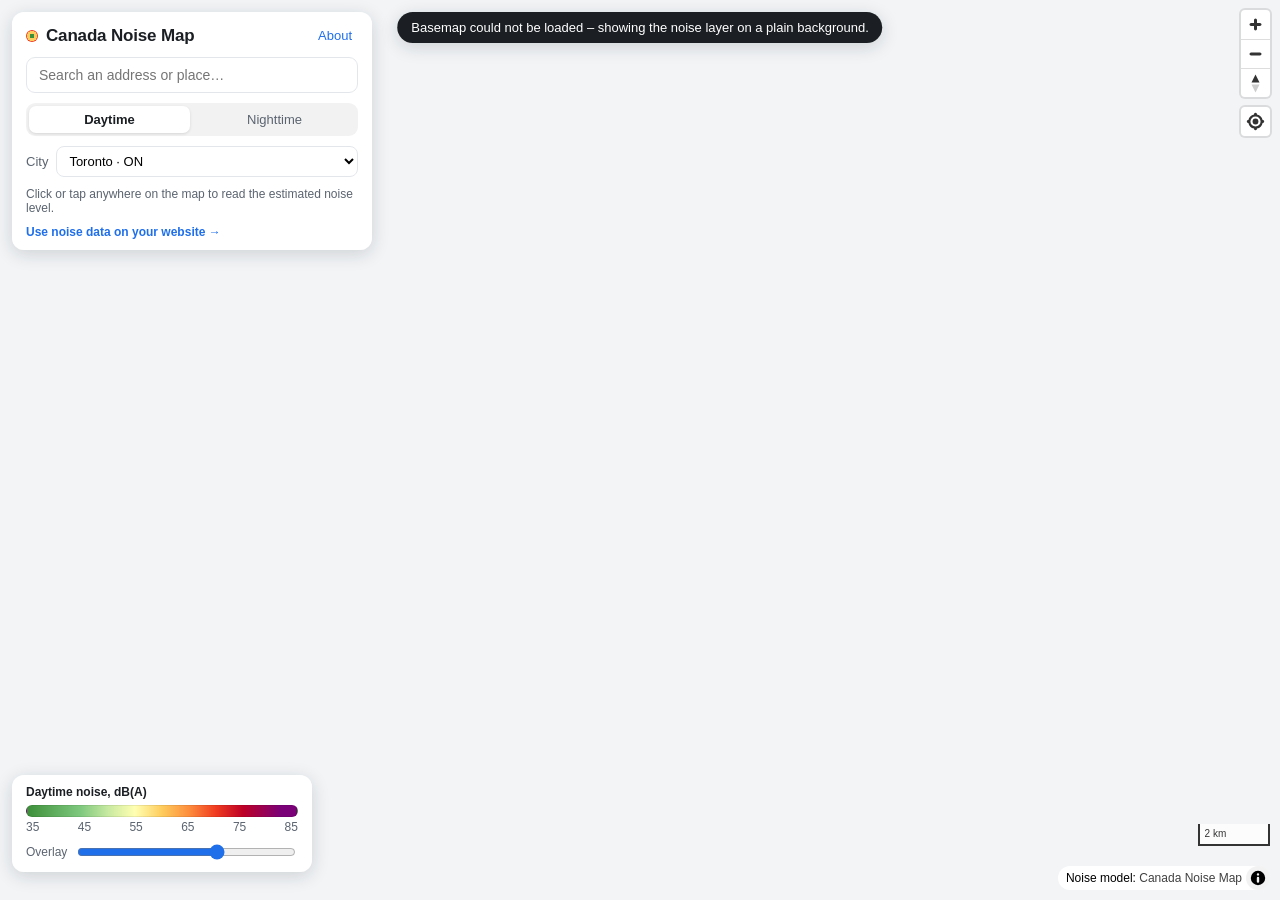
<file: index.html>
<!doctype html><html lang="en"><head><meta charset="utf-8"><meta name="viewport" content="width=device-width, initial-scale=1, viewport-fit=cover"><title>Canada Noise Map</title><meta name="description" content="Interactive noise pollution map for Canadian cities. Modelled daytime road, rail and aircraft noise from OpenStreetMap data."><meta property="og:title" content="Canada Noise Map"><meta property="og:description" content="How loud is this address? Modelled transportation noise for Toronto, Montréal, Vancouver, Ottawa, Calgary, Kitchener–Waterloo, Halifax and Victoria."><link rel="icon" href="data:image/svg+xml,<svg xmlns='http://www.w3.org/2000/svg' viewBox='0 0 32 32'><circle cx='16' cy='16' r='14' fill='%23f03b20'/><circle cx='16' cy='16' r='9' fill='%23fecc5c'/><circle cx='16' cy='16' r='4' fill='%233d8f3a'/></svg>"><link rel="stylesheet" href="assets/app.css"></head><body><div id="map" role="application" aria-label="Noise map"></div><header id="panel" class="panel"><div class="panel-head"><h1><span class="dot"></span>Canada Noise Map</h1><button id="about-btn" class="link-btn" type="button">About</button></div><div class="search-row"><input id="search" type="search" role="combobox" aria-autocomplete="list" aria-controls="results" aria-expanded="false" placeholder="Search an address or place…" autocomplete="off" spellcheck="false" aria-label="Search address"><ul id="results" class="results" role="listbox" aria-label="Address results" hidden></ul></div><div class="period-row" role="group" aria-label="Time of day"><button type="button" class="period-btn is-active" data-period="day" aria-pressed="true">Daytime</button><button type="button" class="period-btn" data-period="night" aria-pressed="false">Nighttime</button></div><div class="city-row"><label for="city">City</label><select id="city" aria-label="Jump to a city"></select></div><p class="hint">Click or tap anywhere on the map to read the estimated noise level.</p><a class="pilot-link" href="pilot.html" target="_blank" rel="noopener">Use noise data on your website →</a></header><aside id="legend" class="legend"><div class="legend-title" id="legend-title">Daytime noise, dB(A)</div><div id="ramp" class="ramp"></div><div id="ticks" class="ticks"></div><div class="legend-row"><label for="opacity">Overlay</label><input id="opacity" type="range" min="0" max="100" value="65" aria-label="Overlay opacity"></div></aside><div id="toast" class="toast" role="status" aria-live="polite" hidden></div><div id="about" class="modal" hidden><div class="modal-card" role="dialog" aria-modal="true" aria-labelledby="about-title"><button id="about-close" class="close" type="button" aria-label="Close">×</button><h2 id="about-title">About this map</h2><p>
        This public demo estimates <strong>outdoor environmental noise in Canadian cities</strong>.
        Mapped transport and site sources contribute sound energy, which is propagated and summed in a
        precomputed model. The result is an estimated <em>A-weighted equivalent level</em> (LAeq)
        on a roughly 15 m grid, for two periods:
        <strong>daytime</strong> (07:00–23:00, LAeq,16h) and <strong>nighttime</strong> (23:00–07:00, LAeq,8h).
      </p><p id="dataset-note" class="dataset-note"></p><p>Road emission uses a simplified, overall A-weighted formulation based on CNOSSOS-EU.
        Traffic flow, speed and heavy-vehicle share affect the level. Propagation is an approximation;
        this map is not a full implementation of the CNOSSOS-EU assessment method.</p><p id="method-traffic"></p><p id="method-aircraft"></p><p id="method-sites"></p><p id="method-background"></p><p>Compare with <a href="https://www.toronto.ca/wp-content/uploads/2017/11/8f4d-tph-Environmental-Noise-Study-2017.pdf" target="_blank" rel="noopener">Toronto's measured and modelled noise study</a>
        or <a href="https://www.bruitparif.fr/la-plateforme-rumeur/" target="_blank" rel="noopener">Bruitparif's monitoring stations</a>.
        A monitoring station measures its own location; continuous map colours are estimates between locations.</p><h3>How accurate is it?</h3><p id="validation-note"></p><p>Do not interpret a precise map value as a measured reading, an indoor level or a guarantee
        for a property. Short peaks and individual events are outside these period averages.</p><h3>How to read it</h3><p>The quiet score is a display scale from <strong>50 to 100</strong>: 100 at 40 dB or less,
        50 at 80 dB or more. It is not a percentile or a health rating. ≤ and ≥ mark display-range limits.</p><table class="cats"><tbody id="cat-table"></tbody></table><h3>Coverage</h3><div class="table-scroll"><table class="regions"><thead><tr><th>City</th><th>OSM data</th><th>Median</th><th>≥ 65 dB</th><th>Airports</th></tr></thead><tbody id="region-table"></tbody></table></div><h3>Limitations — please read</h3><ul><li>It is a <strong>model, not a measurement</strong>. Traffic-count coverage, age and matching quality
          vary. Regional input summaries do not establish confidence at an individual address.</li><li>Buildings, terrain and noise barriers are not modelled individually — shielding is approximated by an
          average attenuation, so levels behind a row of houses or a highway berm are overestimated.</li><li>Coverage stops at the edge of each city extract; roads just outside it are missing, so edges read quieter than they are.</li><li>Rail frequencies and site activity are assumptions. Weather and changes since the source data
          were collected are not represented.</li><li><strong>Night is modelled.</strong> Road traffic is split into assumed day and night shares;
          rail, aircraft and site operations use modelled schedules. This is not a live traffic or event feed.</li></ul><p class="fine">
        Built with <a href="https://maplibre.org" target="_blank" rel="noopener">MapLibre GL JS</a>,
        <a href="https://github.com/protomaps/PMTiles" target="_blank" rel="noopener">PMTiles</a>,
        basemap by <a href="https://openfreemap.org" target="_blank" rel="noopener">OpenFreeMap</a>,
        search by <a href="https://photon.komoot.io" target="_blank" rel="noopener">Photon</a>.
        Map data © <a href="https://www.openstreetmap.org/copyright" target="_blank" rel="noopener">OpenStreetMap contributors</a>, ODbL.
        City extracts courtesy of <a href="https://download.bbbike.org/osm/" target="_blank" rel="noopener">BBBike</a>.
        Licensing &amp; API Inquiries: <a id="repo-link" href="#" target="_blank" rel="noopener">Contact</a>.
        <span id="built-at"></span><a href="pilot.html" target="_blank" rel="noopener">API &amp; pilot details</a>.
      </p></div></div><script type="module" src="assets/app.js"></script></body></html>
</file>
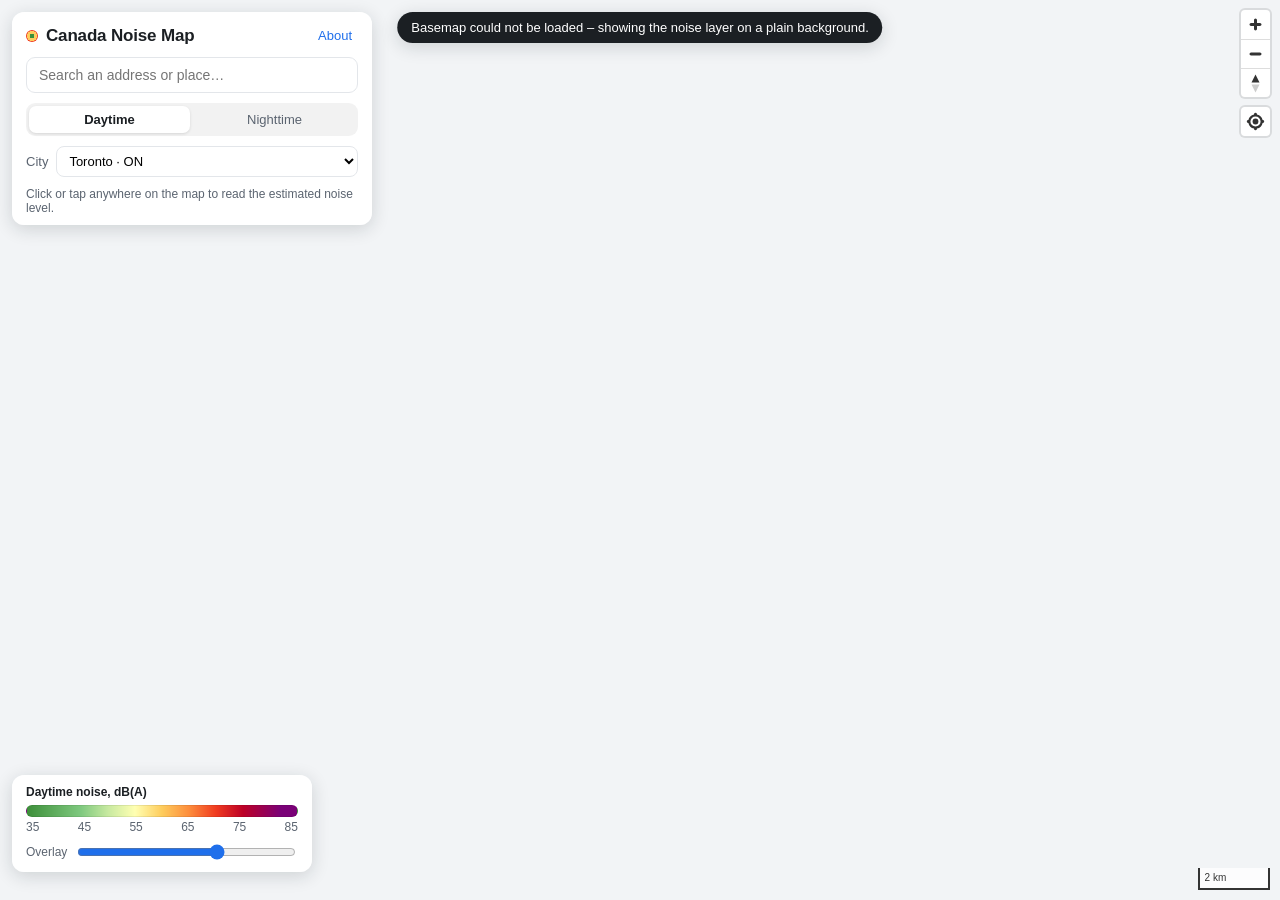
<file: web/index.html>
<!doctype html>
<html lang="en">
<head>
  <meta charset="utf-8">
  <meta name="viewport" content="width=device-width, initial-scale=1, viewport-fit=cover">
  <title>Canada Noise Map</title>
  <meta name="description" content="Free, open noise pollution map for Canadian cities. Modelled daytime road, rail and aircraft noise from OpenStreetMap data.">
  <meta property="og:title" content="Canada Noise Map">
  <meta property="og:description" content="How loud is this address? Modelled transportation noise for Toronto, Montréal, Vancouver, Ottawa, Calgary, Kitchener–Waterloo, Halifax and Victoria.">
  <link rel="icon" href="data:image/svg+xml,<svg xmlns='http://www.w3.org/2000/svg' viewBox='0 0 32 32'><circle cx='16' cy='16' r='14' fill='%23f03b20'/><circle cx='16' cy='16' r='9' fill='%23fecc5c'/><circle cx='16' cy='16' r='4' fill='%233d8f3a'/></svg>">
  <link rel="stylesheet" href="vendor/maplibre-gl.css">
  <link rel="stylesheet" href="style.css">
</head>
<body>
  <div id="map" role="application" aria-label="Noise map"></div>

  <header id="panel" class="panel">
    <div class="panel-head">
      <h1><span class="dot"></span>Canada Noise Map</h1>
      <button id="about-btn" class="link-btn" type="button">About</button>
    </div>
    <div class="search-row">
      <input id="search" type="search" placeholder="Search an address or place…" autocomplete="off" spellcheck="false" aria-label="Search address">
      <ul id="results" class="results" hidden></ul>
    </div>
    <div class="period-row" role="radiogroup" aria-label="Time of day">
      <button type="button" class="period-btn is-active" data-period="day">Daytime</button>
      <button type="button" class="period-btn" data-period="night">Nighttime</button>
    </div>
    <div class="city-row">
      <label for="city">City</label>
      <select id="city" aria-label="Jump to a city"></select>
    </div>
    <p class="hint">Click or tap anywhere on the map to read the estimated noise level.</p>
  </header>

  <aside id="legend" class="legend">
    <div class="legend-title" id="legend-title">Daytime noise, dB(A)</div>
    <div id="ramp" class="ramp"></div>
    <div id="ticks" class="ticks"></div>
    <div class="legend-row">
      <label for="opacity">Overlay</label>
      <input id="opacity" type="range" min="0" max="100" value="65" aria-label="Overlay opacity">
    </div>
  </aside>

  <div id="toast" class="toast" hidden></div>

  <div id="about" class="modal" hidden>
    <div class="modal-card" role="dialog" aria-modal="true" aria-labelledby="about-title">
      <button id="about-close" class="close" type="button" aria-label="Close">×</button>
      <h2 id="about-title">About this map</h2>
      <p>
        This is a free, open <strong>transportation noise map for Canadian cities</strong>, in the spirit of the
        noise layer on US real-estate sites and the US DOT's National Transportation Noise Map — which Canada
        does not have. Every road, railway and runway in OpenStreetMap is treated as a line source; sound
        spreads with distance and absorption, and all sources are summed in the energy domain. The result is an
        estimated <em>A-weighted equivalent level</em> (LAeq) on a ~15 m grid, for two periods:
        <strong>daytime</strong> (07:00–23:00, LAeq,16h) and <strong>nighttime</strong> (23:00–07:00, LAeq,8h).
      </p>
      <p>
        Road emission follows the <strong>CNOSSOS-EU</strong> formulation (EU Directive 2015/996): the level of a
        road depends on its traffic flow, speed and heavy-vehicle share, not on a fixed number per road type.
        Level rises 3&nbsp;dB per doubling of traffic and about 6&nbsp;dB per doubling of speed, and the absolute
        scale is anchored to the published figure that freeway traffic measures 70–80&nbsp;dB(A) at 15&nbsp;m.
        Night falls out of the same equation from the share of traffic that runs overnight.
      </p>
      <h3>How accurate is it?</h3>
      <p>
        Toronto Public Health modelled the whole city in 2017 with real traffic counts and professional
        acoustics software, and published the share of residents above each threshold. Reproducing that table
        from this map gives a <strong>mean gap of 4.2 percentage points</strong> (day ≥65&nbsp;dB: 21.5% here vs
        27.1% there; night ≥45&nbsp;dB: 77.6% vs 77.4%). That is a comparison against a better-resourced model,
        not against ground truth — and their model is itself only accurate to about 4&nbsp;dB RMSE against
        measurements. This map over-predicts the middle of the range and under-predicts the loudest places,
        which is what you would expect with no building shielding.
      </p>
      <h3>How to read it</h3>
      <table class="cats"><tbody id="cat-table"></tbody></table>
      <h3>Coverage</h3>
      <table class="regions"><thead><tr><th>City</th><th>OSM data</th><th>Median</th><th>≥ 65 dB</th><th>Airports</th></tr></thead><tbody id="region-table"></tbody></table>
      <h3>Limitations — please read</h3>
      <ul>
        <li>It is a <strong>model, not a measurement</strong>. The acoustics are standard, but the traffic
          volumes behind them are assumed from road class, lanes and speed limits, not counted. Real levels on
          any given street can differ by 5 dB or more.</li>
        <li>Buildings, terrain and noise barriers are not modelled individually — shielding is approximated by an
          average attenuation, so levels behind a row of houses or a highway berm are overestimated.</li>
        <li>Airports are modelled as line sources along runways: real flight paths, runway usage and night restrictions are not.</li>
        <li>Coverage stops at the edge of each city extract; roads just outside it are missing, so edges read quieter than they are.</li>
        <li>Local sources (construction, bars, industry, sirens) are not included.</li>
        <li><strong>Night is modelled, not counted.</strong> Each source class gets a diurnal offset from how much of
          its traffic runs overnight — about −6 dB on freeways, −11 dB on residential streets, but only −2 dB on
          freight rail, which runs all night. Real curfews and timetables are not used.</li>
      </ul>
      <p class="fine">
        Built with <a href="https://maplibre.org" target="_blank" rel="noopener">MapLibre GL JS</a>,
        <a href="https://github.com/protomaps/PMTiles" target="_blank" rel="noopener">PMTiles</a>,
        basemap by <a href="https://openfreemap.org" target="_blank" rel="noopener">OpenFreeMap</a>,
        search by <a href="https://photon.komoot.io" target="_blank" rel="noopener">Photon</a>.
        Map data © <a href="https://www.openstreetmap.org/copyright" target="_blank" rel="noopener">OpenStreetMap contributors</a>, ODbL.
        City extracts courtesy of <a href="https://download.bbbike.org/osm/" target="_blank" rel="noopener">BBBike</a>.
        Model parameters and source code: <a id="repo-link" href="#" target="_blank" rel="noopener">GitHub</a>.
        <span id="built-at"></span>
      </p>
    </div>
  </div>

  <script src="config.js"></script>
  <script src="vendor/pmtiles.js"></script>
  <script type="module" src="app.js"></script>
</body>
</html>
</file>
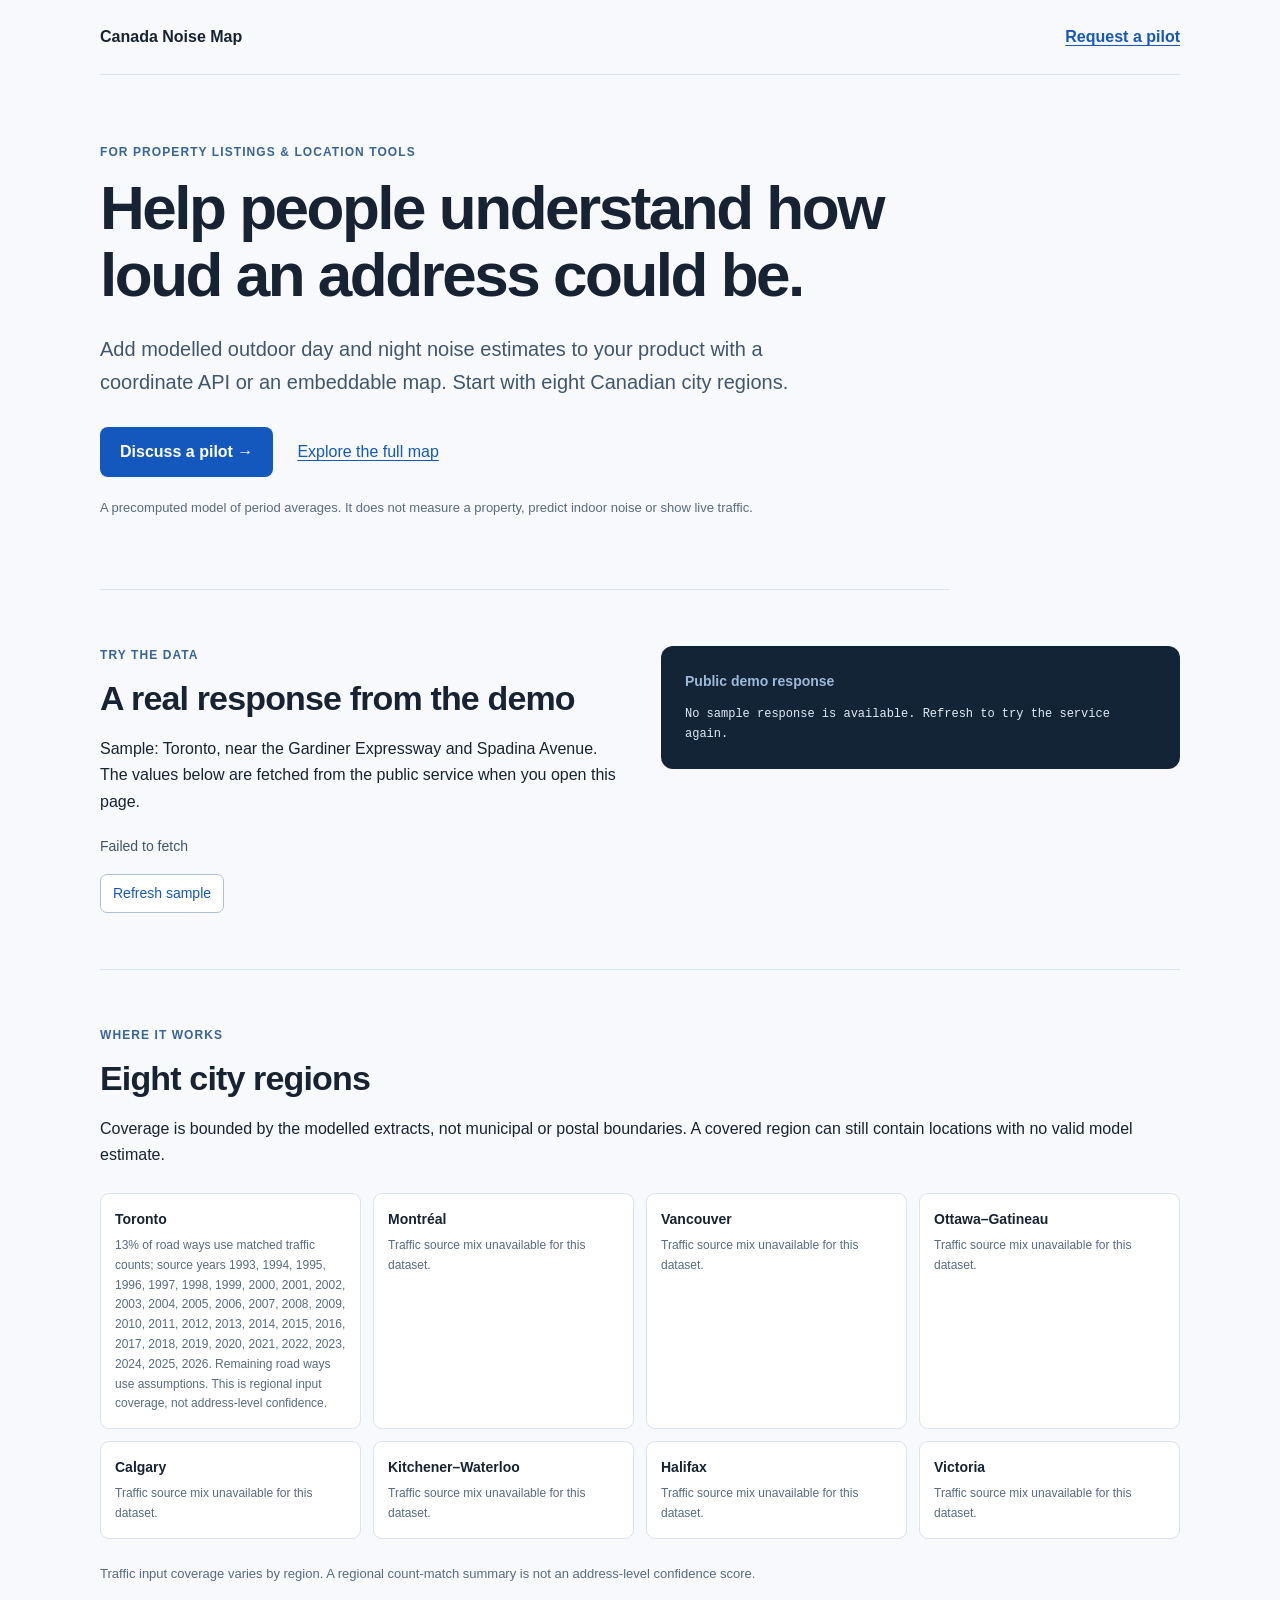
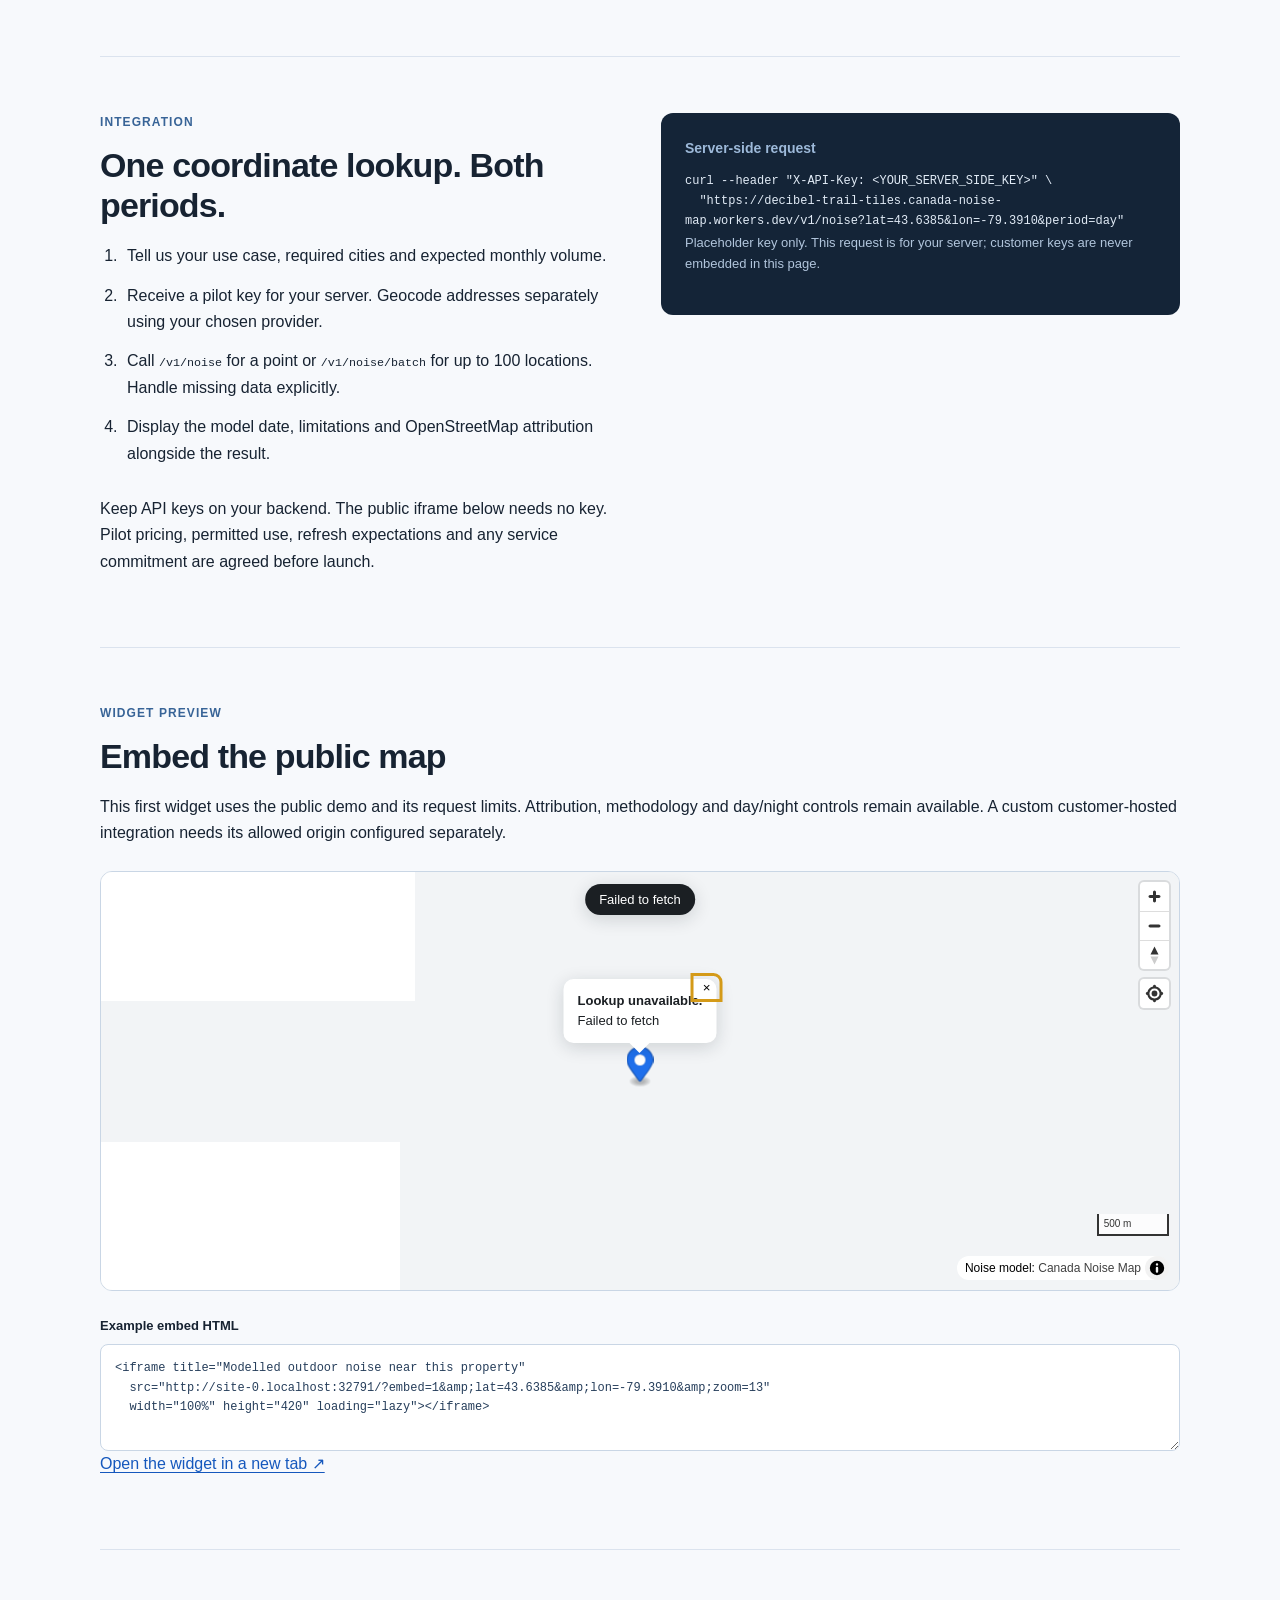
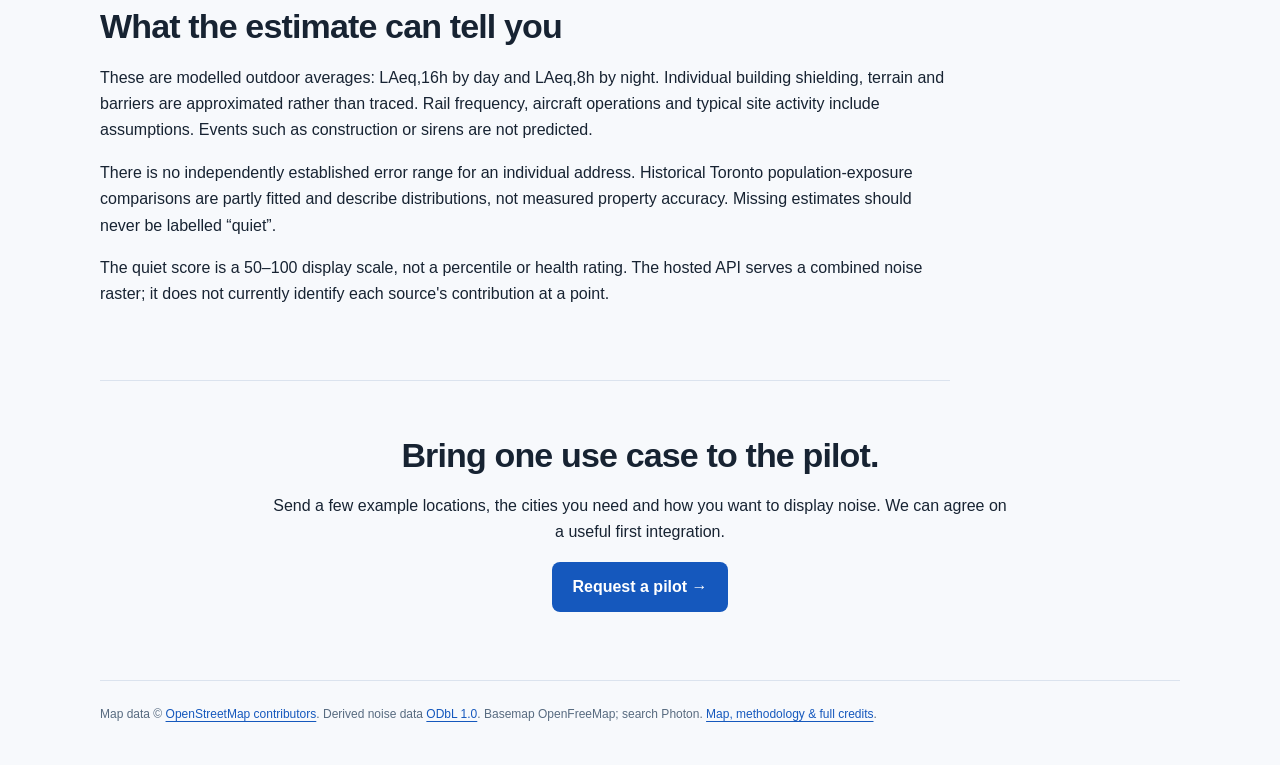
<file: pilot.html>
<!doctype html><html lang="en"><head><meta charset="utf-8"><meta name="viewport" content="width=device-width, initial-scale=1"><title>Noise data for your website · Canada Noise Map</title><meta name="description" content="Explore modelled day and night noise estimates for eight Canadian city regions. Try a sample, see API integration and request a pilot."><link rel="stylesheet" href="assets/pilot.css"></head><body><header class="site-header"><a class="brand" href="./">Canada Noise Map</a><a class="contact-link" href="mailto:skhayoon@gmail.com?subject=Canada%20Noise%20Map%20pilot">Request a pilot</a></header><main><section class="hero"><p class="eyebrow">For property listings &amp; location tools</p><h1>Help people understand how loud an address could be.</h1><p class="lede">Add modelled outdoor day and night noise estimates to your product with a coordinate API or an embeddable map. Start with eight Canadian city regions.</p><div class="actions"><a class="button" href="mailto:skhayoon@gmail.com?subject=Canada%20Noise%20Map%20pilot">Discuss a pilot →</a><a href="./">Explore the full map</a></div><p class="muted">A precomputed model of period averages. It does not measure a property, predict indoor noise or show live traffic.</p></section><section class="two-column" aria-labelledby="sample-title"><div><p class="eyebrow">Try the data</p><h2 id="sample-title">A real response from the demo</h2><p>Sample: Toronto, near the Gardiner Expressway and Spadina Avenue. The values below are fetched from the public service when you open this page.</p><div id="sample-state" class="sample-state" role="status" aria-live="polite">Loading the sample…</div><div class="reading-grid" id="sample-readings" hidden><div><span>Day · 07:00–23:00</span><strong id="sample-day"></strong></div><div><span>Night · 23:00–07:00</span><strong id="sample-night"></strong></div></div><p id="sample-dataset" class="muted"></p><button id="retry-sample" type="button">Refresh sample</button></div><div class="code-card"><h3>Public demo response</h3><pre id="sample-response" aria-label="Live sample JSON">Waiting for the service…</pre></div></section><section aria-labelledby="coverage-title"><p class="eyebrow">Where it works</p><h2 id="coverage-title">Eight city regions</h2><p>Coverage is bounded by the modelled extracts, not municipal or postal boundaries. A covered region can still contain locations with no valid model estimate.</p><ul id="coverage-list" class="coverage-list"><li>Loading coverage…</li></ul><p class="muted">Traffic input coverage varies by region. A regional count-match summary is not an address-level confidence score.</p></section><section class="two-column" aria-labelledby="api-title"><div><p class="eyebrow">Integration</p><h2 id="api-title">One coordinate lookup. Both periods.</h2><ol class="steps"><li>Tell us your use case, required cities and expected monthly volume.</li><li>Receive a pilot key for your server. Geocode addresses separately using your chosen provider.</li><li>Call <code>/v1/noise</code> for a point or <code>/v1/noise/batch</code> for up to 100 locations. Handle missing data explicitly.</li><li>Display the model date, limitations and OpenStreetMap attribution alongside the result.</li></ol><p>Keep API keys on your backend. The public iframe below needs no key. Pilot pricing, permitted use, refresh expectations and any service commitment are agreed before launch.</p></div><div class="code-card"><h3>Server-side request</h3><pre id="api-request"></pre><p class="muted">Placeholder key only. This request is for your server; customer keys are never embedded in this page.</p></div></section><section aria-labelledby="embed-title"><p class="eyebrow">Widget preview</p><h2 id="embed-title">Embed the public map</h2><p>This first widget uses the public demo and its request limits. Attribution, methodology and day/night controls remain available. A custom customer-hosted integration needs its allowed origin configured separately.</p><iframe id="widget-preview" title="Canada Noise Map widget near Toronto's Gardiner Expressway" loading="lazy" referrerpolicy="strict-origin-when-cross-origin" src="./?embed=1&amp;lat=43.6385&amp;lon=-79.391&amp;zoom=13"></iframe><label for="embed-code">Example embed HTML</label><textarea id="embed-code" readonly rows="4" spellcheck="false"></textarea><p><a href="./?embed=1&amp;lat=43.6385&amp;lon=-79.391&amp;zoom=13" target="_blank" rel="noopener">Open the widget in a new tab ↗</a></p></section><section class="limitations" aria-labelledby="limits-title"><h2 id="limits-title">What the estimate can tell you</h2><p>These are modelled outdoor averages: LAeq,16h by day and LAeq,8h by night. Individual building shielding, terrain and barriers are approximated rather than traced. Rail frequency, aircraft operations and typical site activity include assumptions. Events such as construction or sirens are not predicted.</p><p>There is no independently established error range for an individual address. Historical Toronto population-exposure comparisons are partly fitted and describe distributions, not measured property accuracy. Missing estimates should never be labelled “quiet”.</p><p>The quiet score is a 50–100 display scale, not a percentile or health rating. The hosted API serves a combined noise raster; it does not currently identify each source's contribution at a point.</p></section><section class="closing"><h2>Bring one use case to the pilot.</h2><p>Send a few example locations, the cities you need and how you want to display noise. We can agree on a useful first integration.</p><a class="button" href="mailto:skhayoon@gmail.com?subject=Canada%20Noise%20Map%20pilot">Request a pilot →</a></section></main><footer><p>Map data © <a href="https://www.openstreetmap.org/copyright">OpenStreetMap contributors</a>. Derived noise data <a href="https://opendatacommons.org/licenses/odbl/1-0/">ODbL 1.0</a>. Basemap OpenFreeMap; search Photon. <a href="./">Map, methodology &amp; full credits</a>.</p></footer><script type="module" src="assets/pilot.js"></script></body></html>
</file>
<file: assets/app.css>
.maplibregl-map{font:12px/20px Helvetica Neue,Arial,Helvetica,sans-serif;overflow:hidden;position:relative;-webkit-tap-highlight-color:rgb(0 0 0/0);-webkit-touch-callout:none}.maplibregl-canvas{position:absolute;left:0;top:0}.maplibregl-map:fullscreen{width:100%;height:100%}.maplibregl-ctrl-group button.maplibregl-ctrl-compass{touch-action:none}.maplibregl-canvas-container.maplibregl-interactive,.maplibregl-ctrl-group button.maplibregl-ctrl-compass{cursor:grab;-webkit-user-select:none;-moz-user-select:none;user-select:none}.maplibregl-canvas-container.maplibregl-interactive.maplibregl-track-pointer{cursor:pointer}.maplibregl-canvas-container.maplibregl-interactive:active,.maplibregl-ctrl-group button.maplibregl-ctrl-compass:active{cursor:grabbing}.maplibregl-canvas-container.maplibregl-touch-zoom-rotate,.maplibregl-canvas-container.maplibregl-touch-zoom-rotate .maplibregl-canvas{touch-action:pan-x pan-y}.maplibregl-canvas-container.maplibregl-touch-drag-pan,.maplibregl-canvas-container.maplibregl-touch-drag-pan .maplibregl-canvas{touch-action:pinch-zoom}.maplibregl-canvas-container.maplibregl-touch-zoom-rotate.maplibregl-touch-drag-pan,.maplibregl-canvas-container.maplibregl-touch-zoom-rotate.maplibregl-touch-drag-pan .maplibregl-canvas{touch-action:none}.maplibregl-canvas-container.maplibregl-touch-drag-pan.maplibregl-cooperative-gestures,.maplibregl-canvas-container.maplibregl-touch-drag-pan.maplibregl-cooperative-gestures .maplibregl-canvas{touch-action:pan-x pan-y}.maplibregl-ctrl-bottom-left,.maplibregl-ctrl-bottom-right,.maplibregl-ctrl-top-left,.maplibregl-ctrl-top-right{position:absolute;pointer-events:none;z-index:2}.maplibregl-ctrl-top-left{top:0;left:0}.maplibregl-ctrl-top-right{top:0;right:0}.maplibregl-ctrl-bottom-left{bottom:0;left:0}.maplibregl-ctrl-bottom-right{right:0;bottom:0}.maplibregl-ctrl{clear:both;pointer-events:auto;transform:translate(0)}.maplibregl-ctrl-top-left .maplibregl-ctrl{margin:10px 0 0 10px;float:left}.maplibregl-ctrl-top-right .maplibregl-ctrl{margin:10px 10px 0 0;float:right}.maplibregl-ctrl-bottom-left .maplibregl-ctrl{margin:0 0 10px 10px;float:left}.maplibregl-ctrl-bottom-right .maplibregl-ctrl{margin:0 10px 10px 0;float:right}.maplibregl-ctrl-group{border-radius:4px;background:#fff}.maplibregl-ctrl-group:not(:empty){box-shadow:0 0 0 2px #0000001a}.maplibregl-ctrl-group button{width:29px;height:29px;display:block;padding:0;outline:none;border:0;box-sizing:border-box;background-color:transparent;cursor:pointer}.maplibregl-ctrl button{-webkit-user-select:none;-moz-user-select:none;user-select:none}.maplibregl-ctrl-group button+button{border-top:1px solid #ddd}.maplibregl-ctrl button .maplibregl-ctrl-icon{display:block;width:100%;height:100%;background-repeat:no-repeat;background-position:50%}@media(forced-colors:active){.maplibregl-ctrl-group:not(:empty){box-shadow:0 0 0 2px ButtonText}.maplibregl-ctrl-icon{background-color:transparent}.maplibregl-ctrl-group button+button{border-top:1px solid buttontext}}.maplibregl-ctrl button::-moz-focus-inner{border:0;padding:0}.maplibregl-ctrl-attrib-button:focus,.maplibregl-ctrl-group button:focus{box-shadow:0 0 2px 2px #0096ff}.maplibregl-ctrl button:disabled{cursor:not-allowed}.maplibregl-ctrl button:disabled .maplibregl-ctrl-icon{opacity:.25}@media(hover:hover){.maplibregl-ctrl button:not(:disabled):hover{background-color:#0000000d}}.maplibregl-ctrl button:not(:disabled):active{background-color:#0000000d}.maplibregl-ctrl-group button:focus:focus-visible{box-shadow:0 0 2px 2px #0096ff}.maplibregl-ctrl-group button:focus:not(:focus-visible){box-shadow:none}.maplibregl-ctrl-group button:focus:first-child{border-radius:4px 4px 0 0}.maplibregl-ctrl-group button:focus:last-child{border-radius:0 0 4px 4px}.maplibregl-ctrl-group button:focus:only-child{border-radius:inherit}.maplibregl-ctrl button.maplibregl-ctrl-zoom-out .maplibregl-ctrl-icon{background-image:url("data:image/svg+xml;charset=utf-8,%3Csvg xmlns='http://www.w3.org/2000/svg' width='29' height='29' viewBox='0 0 29 29' fill='%23333'%3E %3Cpath d='M10 13c-.75 0-1.5.75-1.5 1.5S9.25 16 10 16h9c.75 0 1.5-.75 1.5-1.5S19.75 13 19 13z'/%3E %3C/svg%3E")}.maplibregl-ctrl button.maplibregl-ctrl-zoom-in .maplibregl-ctrl-icon{background-image:url("data:image/svg+xml;charset=utf-8,%3Csvg xmlns='http://www.w3.org/2000/svg' width='29' height='29' viewBox='0 0 29 29' fill='%23333'%3E %3Cpath d='M14.5 8.5c-.75 0-1.5.75-1.5 1.5v3h-3c-.75 0-1.5.75-1.5 1.5S9.25 16 10 16h3v3c0 .75.75 1.5 1.5 1.5S16 19.75 16 19v-3h3c.75 0 1.5-.75 1.5-1.5S19.75 13 19 13h-3v-3c0-.75-.75-1.5-1.5-1.5'/%3E %3C/svg%3E")}@media(forced-colors:active){.maplibregl-ctrl button.maplibregl-ctrl-zoom-out .maplibregl-ctrl-icon{background-image:url("data:image/svg+xml;charset=utf-8,%3Csvg xmlns='http://www.w3.org/2000/svg' width='29' height='29' viewBox='0 0 29 29' fill='%23fff'%3E %3Cpath d='M10 13c-.75 0-1.5.75-1.5 1.5S9.25 16 10 16h9c.75 0 1.5-.75 1.5-1.5S19.75 13 19 13z'/%3E %3C/svg%3E")}.maplibregl-ctrl button.maplibregl-ctrl-zoom-in .maplibregl-ctrl-icon{background-image:url("data:image/svg+xml;charset=utf-8,%3Csvg xmlns='http://www.w3.org/2000/svg' width='29' height='29' viewBox='0 0 29 29' fill='%23fff'%3E %3Cpath d='M14.5 8.5c-.75 0-1.5.75-1.5 1.5v3h-3c-.75 0-1.5.75-1.5 1.5S9.25 16 10 16h3v3c0 .75.75 1.5 1.5 1.5S16 19.75 16 19v-3h3c.75 0 1.5-.75 1.5-1.5S19.75 13 19 13h-3v-3c0-.75-.75-1.5-1.5-1.5'/%3E %3C/svg%3E")}}@media(forced-colors:active)and (prefers-color-scheme:light){.maplibregl-ctrl button.maplibregl-ctrl-zoom-out .maplibregl-ctrl-icon{background-image:url("data:image/svg+xml;charset=utf-8,%3Csvg xmlns='http://www.w3.org/2000/svg' width='29' height='29' viewBox='0 0 29 29' fill='%23000'%3E %3Cpath d='M10 13c-.75 0-1.5.75-1.5 1.5S9.25 16 10 16h9c.75 0 1.5-.75 1.5-1.5S19.75 13 19 13z'/%3E %3C/svg%3E")}.maplibregl-ctrl button.maplibregl-ctrl-zoom-in .maplibregl-ctrl-icon{background-image:url("data:image/svg+xml;charset=utf-8,%3Csvg xmlns='http://www.w3.org/2000/svg' width='29' height='29' viewBox='0 0 29 29' fill='%23000'%3E %3Cpath d='M14.5 8.5c-.75 0-1.5.75-1.5 1.5v3h-3c-.75 0-1.5.75-1.5 1.5S9.25 16 10 16h3v3c0 .75.75 1.5 1.5 1.5S16 19.75 16 19v-3h3c.75 0 1.5-.75 1.5-1.5S19.75 13 19 13h-3v-3c0-.75-.75-1.5-1.5-1.5'/%3E %3C/svg%3E")}}.maplibregl-ctrl button.maplibregl-ctrl-fullscreen .maplibregl-ctrl-icon{background-image:url("data:image/svg+xml;charset=utf-8,%3Csvg xmlns='http://www.w3.org/2000/svg' width='29' height='29' viewBox='0 0 29 29' fill='%23333'%3E %3Cpath d='M24 16v5.5c0 1.75-.75 2.5-2.5 2.5H16v-1l3-1.5-4-5.5 1-1 5.5 4 1.5-3zM6 16l1.5 3 5.5-4 1 1-4 5.5 3 1.5v1H7.5C5.75 24 5 23.25 5 21.5V16zm7-11v1l-3 1.5 4 5.5-1 1-5.5-4L6 13H5V7.5C5 5.75 5.75 5 7.5 5zm11 2.5c0-1.75-.75-2.5-2.5-2.5H16v1l3 1.5-4 5.5 1 1 5.5-4 1.5 3h1z'/%3E %3C/svg%3E")}.maplibregl-ctrl button.maplibregl-ctrl-shrink .maplibregl-ctrl-icon{background-image:url("data:image/svg+xml;charset=utf-8,%3Csvg xmlns='http://www.w3.org/2000/svg' width='29' height='29' viewBox='0 0 29 29'%3E %3Cpath d='M18.5 16c-1.75 0-2.5.75-2.5 2.5V24h1l1.5-3 5.5 4 1-1-4-5.5 3-1.5v-1zM13 18.5c0-1.75-.75-2.5-2.5-2.5H5v1l3 1.5L4 24l1 1 5.5-4 1.5 3h1zm3-8c0 1.75.75 2.5 2.5 2.5H24v-1l-3-1.5L25 5l-1-1-5.5 4L17 5h-1zM10.5 13c1.75 0 2.5-.75 2.5-2.5V5h-1l-1.5 3L5 4 4 5l4 5.5L5 12v1z'/%3E %3C/svg%3E")}@media(forced-colors:active){.maplibregl-ctrl button.maplibregl-ctrl-fullscreen .maplibregl-ctrl-icon{background-image:url("data:image/svg+xml;charset=utf-8,%3Csvg xmlns='http://www.w3.org/2000/svg' width='29' height='29' viewBox='0 0 29 29' fill='%23fff'%3E %3Cpath d='M24 16v5.5c0 1.75-.75 2.5-2.5 2.5H16v-1l3-1.5-4-5.5 1-1 5.5 4 1.5-3zM6 16l1.5 3 5.5-4 1 1-4 5.5 3 1.5v1H7.5C5.75 24 5 23.25 5 21.5V16zm7-11v1l-3 1.5 4 5.5-1 1-5.5-4L6 13H5V7.5C5 5.75 5.75 5 7.5 5zm11 2.5c0-1.75-.75-2.5-2.5-2.5H16v1l3 1.5-4 5.5 1 1 5.5-4 1.5 3h1z'/%3E %3C/svg%3E")}.maplibregl-ctrl button.maplibregl-ctrl-shrink .maplibregl-ctrl-icon{background-image:url("data:image/svg+xml;charset=utf-8,%3Csvg xmlns='http://www.w3.org/2000/svg' width='29' height='29' viewBox='0 0 29 29' fill='%23fff'%3E %3Cpath d='M18.5 16c-1.75 0-2.5.75-2.5 2.5V24h1l1.5-3 5.5 4 1-1-4-5.5 3-1.5v-1zM13 18.5c0-1.75-.75-2.5-2.5-2.5H5v1l3 1.5L4 24l1 1 5.5-4 1.5 3h1zm3-8c0 1.75.75 2.5 2.5 2.5H24v-1l-3-1.5L25 5l-1-1-5.5 4L17 5h-1zM10.5 13c1.75 0 2.5-.75 2.5-2.5V5h-1l-1.5 3L5 4 4 5l4 5.5L5 12v1z'/%3E %3C/svg%3E")}}@media(forced-colors:active)and (prefers-color-scheme:light){.maplibregl-ctrl button.maplibregl-ctrl-fullscreen .maplibregl-ctrl-icon{background-image:url("data:image/svg+xml;charset=utf-8,%3Csvg xmlns='http://www.w3.org/2000/svg' width='29' height='29' viewBox='0 0 29 29' fill='%23000'%3E %3Cpath d='M24 16v5.5c0 1.75-.75 2.5-2.5 2.5H16v-1l3-1.5-4-5.5 1-1 5.5 4 1.5-3zM6 16l1.5 3 5.5-4 1 1-4 5.5 3 1.5v1H7.5C5.75 24 5 23.25 5 21.5V16zm7-11v1l-3 1.5 4 5.5-1 1-5.5-4L6 13H5V7.5C5 5.75 5.75 5 7.5 5zm11 2.5c0-1.75-.75-2.5-2.5-2.5H16v1l3 1.5-4 5.5 1 1 5.5-4 1.5 3h1z'/%3E %3C/svg%3E")}.maplibregl-ctrl button.maplibregl-ctrl-shrink .maplibregl-ctrl-icon{background-image:url("data:image/svg+xml;charset=utf-8,%3Csvg xmlns='http://www.w3.org/2000/svg' width='29' height='29' viewBox='0 0 29 29' fill='%23000'%3E %3Cpath d='M18.5 16c-1.75 0-2.5.75-2.5 2.5V24h1l1.5-3 5.5 4 1-1-4-5.5 3-1.5v-1zM13 18.5c0-1.75-.75-2.5-2.5-2.5H5v1l3 1.5L4 24l1 1 5.5-4 1.5 3h1zm3-8c0 1.75.75 2.5 2.5 2.5H24v-1l-3-1.5L25 5l-1-1-5.5 4L17 5h-1zM10.5 13c1.75 0 2.5-.75 2.5-2.5V5h-1l-1.5 3L5 4 4 5l4 5.5L5 12v1z'/%3E %3C/svg%3E")}}.maplibregl-ctrl button.maplibregl-ctrl-compass .maplibregl-ctrl-icon{background-image:url("data:image/svg+xml;charset=utf-8,%3Csvg xmlns='http://www.w3.org/2000/svg' width='29' height='29' viewBox='0 0 29 29' fill='%23333'%3E %3Cpath d='m10.5 14 4-8 4 8z'/%3E %3Cpath fill='%23ccc' d='m10.5 16 4 8 4-8z'/%3E %3C/svg%3E")}@media(forced-colors:active){.maplibregl-ctrl button.maplibregl-ctrl-compass .maplibregl-ctrl-icon{background-image:url("data:image/svg+xml;charset=utf-8,%3Csvg xmlns='http://www.w3.org/2000/svg' width='29' height='29' viewBox='0 0 29 29' fill='%23fff'%3E %3Cpath d='m10.5 14 4-8 4 8z'/%3E %3Cpath fill='%23ccc' d='m10.5 16 4 8 4-8z'/%3E %3C/svg%3E")}}@media(forced-colors:active)and (prefers-color-scheme:light){.maplibregl-ctrl button.maplibregl-ctrl-compass .maplibregl-ctrl-icon{background-image:url("data:image/svg+xml;charset=utf-8,%3Csvg xmlns='http://www.w3.org/2000/svg' width='29' height='29' viewBox='0 0 29 29' fill='%23000'%3E %3Cpath d='m10.5 14 4-8 4 8z'/%3E %3Cpath fill='%23ccc' d='m10.5 16 4 8 4-8z'/%3E %3C/svg%3E")}}.maplibregl-ctrl button.maplibregl-ctrl-globe .maplibregl-ctrl-icon{background-image:url("data:image/svg+xml;charset=utf-8,%3Csvg xmlns='http://www.w3.org/2000/svg' width='22' height='22' fill='none' viewBox='0 0 22 22' stroke='%23333'%3E %3Ccircle cx='11' cy='11' r='8.5'/%3E %3Cpath d='M17.5 11c0 4.819-3.02 8.5-6.5 8.5S4.5 15.819 4.5 11 7.52 2.5 11 2.5s6.5 3.681 6.5 8.5Z'/%3E %3Cpath d='M13.5 11c0 2.447-.331 4.64-.853 6.206-.262.785-.562 1.384-.872 1.777-.314.399-.58.517-.775.517-.195 0-.461-.118-.775-.517-.31-.393-.61-.992-.872-1.777C8.831 15.64 8.5 13.446 8.5 11c0-2.447.331-4.64.853-6.206.262-.785.562-1.384.872-1.777.314-.399.58-.517.775-.517.195 0 .461.118.775.517.31.393.61.992.872 1.777.522 1.565.853 3.76.853 6.206Z'/%3E %3Cpath d='M11 7.5c-1.909 0-3.622-.166-4.845-.428-.616-.132-1.08-.283-1.379-.434a1.333 1.333 0 0 1-.224-.138c.047-.038.12-.085.224-.138.299-.151.763-.302 1.379-.434C7.378 5.666 9.091 5.5 11 5.5c1.909 0 3.622.166 4.845.428.616.132 1.08.283 1.379.434.105.053.177.1.224.138-.047.038-.12.085-.224.138-.299.151-.763.302-1.379.434-1.223.262-2.936.428-4.845.428ZM4.486 6.436ZM11 16.5c-1.909 0-3.622-.166-4.845-.428-.616-.132-1.08-.283-1.379-.434a1.33 1.33 0 0 1-.224-.138 1.33 1.33 0 0 1 .224-.138c.299-.151.763-.302 1.379-.434C7.378 14.666 9.091 14.5 11 14.5c1.909 0 3.622.166 4.845.428.616.132 1.08.283 1.379.434.105.053.177.1.224.138a1.33 1.33 0 0 1-.224.138c-.299.151-.763.302-1.379.434-1.223.262-2.936.428-4.845.428Zm-6.514-1.064ZM11 12.5c-2.46 0-4.672-.222-6.255-.574-.796-.177-1.406-.38-1.805-.59a1.465 1.465 0 0 1-.39-.272.293.293 0 0 1-.047-.064.293.293 0 0 1 .048-.064c.066-.073.189-.167.389-.272.399-.21 1.009-.413 1.805-.59C6.328 9.722 8.54 9.5 11 9.5s4.672.222 6.256.574c.795.177 1.405.38 1.804.59.2.105.323.2.39.272a.33.33 0 0 1 .047.064.293.293 0 0 1-.048.064 1.435 1.435 0 0 1-.389.272c-.399.21-1.009.413-1.804.59-1.584.352-3.796.574-6.256.574Zm-8.501-1.51v.002-.002Zm0 .018v.002-.002Zm17.002.002v-.002.002Zm0-.018v-.002.002Z'/%3E %3C/svg%3E")}.maplibregl-ctrl button.maplibregl-ctrl-globe-enabled .maplibregl-ctrl-icon{background-image:url("data:image/svg+xml;charset=utf-8,%3Csvg xmlns='http://www.w3.org/2000/svg' width='22' height='22' fill='none' viewBox='0 0 22 22' stroke='%2333b5e5'%3E %3Ccircle cx='11' cy='11' r='8.5'/%3E %3Cpath d='M17.5 11c0 4.819-3.02 8.5-6.5 8.5S4.5 15.819 4.5 11 7.52 2.5 11 2.5s6.5 3.681 6.5 8.5Z'/%3E %3Cpath d='M13.5 11c0 2.447-.331 4.64-.853 6.206-.262.785-.562 1.384-.872 1.777-.314.399-.58.517-.775.517-.195 0-.461-.118-.775-.517-.31-.393-.61-.992-.872-1.777C8.831 15.64 8.5 13.446 8.5 11c0-2.447.331-4.64.853-6.206.262-.785.562-1.384.872-1.777.314-.399.58-.517.775-.517.195 0 .461.118.775.517.31.393.61.992.872 1.777.522 1.565.853 3.76.853 6.206Z'/%3E %3Cpath d='M11 7.5c-1.909 0-3.622-.166-4.845-.428-.616-.132-1.08-.283-1.379-.434a1.333 1.333 0 0 1-.224-.138c.047-.038.12-.085.224-.138.299-.151.763-.302 1.379-.434C7.378 5.666 9.091 5.5 11 5.5c1.909 0 3.622.166 4.845.428.616.132 1.08.283 1.379.434.105.053.177.1.224.138-.047.038-.12.085-.224.138-.299.151-.763.302-1.379.434-1.223.262-2.936.428-4.845.428ZM4.486 6.436ZM11 16.5c-1.909 0-3.622-.166-4.845-.428-.616-.132-1.08-.283-1.379-.434a1.33 1.33 0 0 1-.224-.138 1.33 1.33 0 0 1 .224-.138c.299-.151.763-.302 1.379-.434C7.378 14.666 9.091 14.5 11 14.5c1.909 0 3.622.166 4.845.428.616.132 1.08.283 1.379.434.105.053.177.1.224.138a1.33 1.33 0 0 1-.224.138c-.299.151-.763.302-1.379.434-1.223.262-2.936.428-4.845.428Zm-6.514-1.064ZM11 12.5c-2.46 0-4.672-.222-6.255-.574-.796-.177-1.406-.38-1.805-.59a1.465 1.465 0 0 1-.39-.272.293.293 0 0 1-.047-.064.293.293 0 0 1 .048-.064c.066-.073.189-.167.389-.272.399-.21 1.009-.413 1.805-.59C6.328 9.722 8.54 9.5 11 9.5s4.672.222 6.256.574c.795.177 1.405.38 1.804.59.2.105.323.2.39.272a.33.33 0 0 1 .047.064.293.293 0 0 1-.048.064 1.435 1.435 0 0 1-.389.272c-.399.21-1.009.413-1.804.59-1.584.352-3.796.574-6.256.574Zm-8.501-1.51v.002-.002Zm0 .018v.002-.002Zm17.002.002v-.002.002Zm0-.018v-.002.002Z'/%3E %3C/svg%3E")}.maplibregl-ctrl button.maplibregl-ctrl-terrain .maplibregl-ctrl-icon{background-image:url("data:image/svg+xml;charset=utf-8,%3Csvg xmlns='http://www.w3.org/2000/svg' width='22' height='22' viewBox='0 0 22 22' fill='%23333'%3E %3Cpath d='m1.754 13.406 4.453-4.851 3.09 3.09 3.281 3.277.969-.969-3.309-3.312 3.844-4.121 6.148 6.886h1.082v-.855l-7.207-8.07-4.84 5.187L6.169 6.57l-5.48 5.965v.871ZM.688 16.844h20.625v1.375H.688Zm0 0'/%3E %3C/svg%3E")}.maplibregl-ctrl button.maplibregl-ctrl-terrain-enabled .maplibregl-ctrl-icon{background-image:url("data:image/svg+xml;charset=utf-8,%3Csvg xmlns='http://www.w3.org/2000/svg' width='22' height='22' viewBox='0 0 22 22' fill='%2333b5e5'%3E %3Cpath d='m1.754 13.406 4.453-4.851 3.09 3.09 3.281 3.277.969-.969-3.309-3.312 3.844-4.121 6.148 6.886h1.082v-.855l-7.207-8.07-4.84 5.187L6.169 6.57l-5.48 5.965v.871ZM.688 16.844h20.625v1.375H.688Zm0 0'/%3E %3C/svg%3E")}.maplibregl-ctrl button.maplibregl-ctrl-geolocate .maplibregl-ctrl-icon{background-image:url("data:image/svg+xml;charset=utf-8,%3Csvg xmlns='http://www.w3.org/2000/svg' width='29' height='29' viewBox='0 0 20 20' fill='%23333'%3E %3Cpath d='M10 4C9 4 9 5 9 5v.1A5 5 0 0 0 5.1 9H5s-1 0-1 1 1 1 1 1h.1A5 5 0 0 0 9 14.9v.1s0 1 1 1 1-1 1-1v-.1a5 5 0 0 0 3.9-3.9h.1s1 0 1-1-1-1-1-1h-.1A5 5 0 0 0 11 5.1V5s0-1-1-1m0 2.5a3.5 3.5 0 1 1 0 7 3.5 3.5 0 1 1 0-7'/%3E %3Ccircle id='dot' cx='10' cy='10' r='2'/%3E %3Cpath id='stroke' d='m14 5 1 1-9 9-1-1z' display='none'/%3E %3C/svg%3E")}.maplibregl-ctrl button.maplibregl-ctrl-geolocate:disabled .maplibregl-ctrl-icon{background-image:url("data:image/svg+xml;charset=utf-8,%3Csvg xmlns='http://www.w3.org/2000/svg' width='29' height='29' viewBox='0 0 20 20' fill='%23aaa'%3E %3Cpath d='M10 4C9 4 9 5 9 5v.1A5 5 0 0 0 5.1 9H5s-1 0-1 1 1 1 1 1h.1A5 5 0 0 0 9 14.9v.1s0 1 1 1 1-1 1-1v-.1a5 5 0 0 0 3.9-3.9h.1s1 0 1-1-1-1-1-1h-.1A5 5 0 0 0 11 5.1V5s0-1-1-1m0 2.5a3.5 3.5 0 1 1 0 7 3.5 3.5 0 1 1 0-7'/%3E %3Ccircle id='dot' cx='10' cy='10' r='2'/%3E %3Cpath id='stroke' d='m14 5 1 1-9 9-1-1z' fill='%23f00'/%3E %3C/svg%3E")}.maplibregl-ctrl button.maplibregl-ctrl-geolocate.maplibregl-ctrl-geolocate-active .maplibregl-ctrl-icon{background-image:url("data:image/svg+xml;charset=utf-8,%3Csvg xmlns='http://www.w3.org/2000/svg' width='29' height='29' viewBox='0 0 20 20' fill='%2333b5e5'%3E %3Cpath d='M10 4C9 4 9 5 9 5v.1A5 5 0 0 0 5.1 9H5s-1 0-1 1 1 1 1 1h.1A5 5 0 0 0 9 14.9v.1s0 1 1 1 1-1 1-1v-.1a5 5 0 0 0 3.9-3.9h.1s1 0 1-1-1-1-1-1h-.1A5 5 0 0 0 11 5.1V5s0-1-1-1m0 2.5a3.5 3.5 0 1 1 0 7 3.5 3.5 0 1 1 0-7'/%3E %3Ccircle id='dot' cx='10' cy='10' r='2'/%3E %3Cpath id='stroke' d='m14 5 1 1-9 9-1-1z' display='none'/%3E %3C/svg%3E")}.maplibregl-ctrl button.maplibregl-ctrl-geolocate.maplibregl-ctrl-geolocate-active-error .maplibregl-ctrl-icon{background-image:url("data:image/svg+xml;charset=utf-8,%3Csvg xmlns='http://www.w3.org/2000/svg' width='29' height='29' viewBox='0 0 20 20' fill='%23e58978'%3E %3Cpath d='M10 4C9 4 9 5 9 5v.1A5 5 0 0 0 5.1 9H5s-1 0-1 1 1 1 1 1h.1A5 5 0 0 0 9 14.9v.1s0 1 1 1 1-1 1-1v-.1a5 5 0 0 0 3.9-3.9h.1s1 0 1-1-1-1-1-1h-.1A5 5 0 0 0 11 5.1V5s0-1-1-1m0 2.5a3.5 3.5 0 1 1 0 7 3.5 3.5 0 1 1 0-7'/%3E %3Ccircle id='dot' cx='10' cy='10' r='2'/%3E %3Cpath id='stroke' d='m14 5 1 1-9 9-1-1z' display='none'/%3E %3C/svg%3E")}.maplibregl-ctrl button.maplibregl-ctrl-geolocate.maplibregl-ctrl-geolocate-background .maplibregl-ctrl-icon{background-image:url("data:image/svg+xml;charset=utf-8,%3Csvg xmlns='http://www.w3.org/2000/svg' width='29' height='29' viewBox='0 0 20 20' fill='%2333b5e5'%3E %3Cpath d='M10 4C9 4 9 5 9 5v.1A5 5 0 0 0 5.1 9H5s-1 0-1 1 1 1 1 1h.1A5 5 0 0 0 9 14.9v.1s0 1 1 1 1-1 1-1v-.1a5 5 0 0 0 3.9-3.9h.1s1 0 1-1-1-1-1-1h-.1A5 5 0 0 0 11 5.1V5s0-1-1-1m0 2.5a3.5 3.5 0 1 1 0 7 3.5 3.5 0 1 1 0-7'/%3E %3Ccircle id='dot' cx='10' cy='10' r='2' display='none'/%3E %3Cpath id='stroke' d='m14 5 1 1-9 9-1-1z' display='none'/%3E %3C/svg%3E")}.maplibregl-ctrl button.maplibregl-ctrl-geolocate.maplibregl-ctrl-geolocate-background-error .maplibregl-ctrl-icon{background-image:url("data:image/svg+xml;charset=utf-8,%3Csvg xmlns='http://www.w3.org/2000/svg' width='29' height='29' viewBox='0 0 20 20' fill='%23e54e33'%3E %3Cpath d='M10 4C9 4 9 5 9 5v.1A5 5 0 0 0 5.1 9H5s-1 0-1 1 1 1 1 1h.1A5 5 0 0 0 9 14.9v.1s0 1 1 1 1-1 1-1v-.1a5 5 0 0 0 3.9-3.9h.1s1 0 1-1-1-1-1-1h-.1A5 5 0 0 0 11 5.1V5s0-1-1-1m0 2.5a3.5 3.5 0 1 1 0 7 3.5 3.5 0 1 1 0-7'/%3E %3Ccircle id='dot' cx='10' cy='10' r='2' display='none'/%3E %3Cpath id='stroke' d='m14 5 1 1-9 9-1-1z' display='none'/%3E %3C/svg%3E")}.maplibregl-ctrl button.maplibregl-ctrl-geolocate.maplibregl-ctrl-geolocate-waiting .maplibregl-ctrl-icon{animation:maplibregl-spin 2s linear infinite}@media(forced-colors:active){.maplibregl-ctrl button.maplibregl-ctrl-geolocate .maplibregl-ctrl-icon{background-image:url("data:image/svg+xml;charset=utf-8,%3Csvg xmlns='http://www.w3.org/2000/svg' width='29' height='29' viewBox='0 0 20 20' fill='%23fff'%3E %3Cpath d='M10 4C9 4 9 5 9 5v.1A5 5 0 0 0 5.1 9H5s-1 0-1 1 1 1 1 1h.1A5 5 0 0 0 9 14.9v.1s0 1 1 1 1-1 1-1v-.1a5 5 0 0 0 3.9-3.9h.1s1 0 1-1-1-1-1-1h-.1A5 5 0 0 0 11 5.1V5s0-1-1-1m0 2.5a3.5 3.5 0 1 1 0 7 3.5 3.5 0 1 1 0-7'/%3E %3Ccircle id='dot' cx='10' cy='10' r='2'/%3E %3Cpath id='stroke' d='m14 5 1 1-9 9-1-1z' display='none'/%3E %3C/svg%3E")}.maplibregl-ctrl button.maplibregl-ctrl-geolocate:disabled .maplibregl-ctrl-icon{background-image:url("data:image/svg+xml;charset=utf-8,%3Csvg xmlns='http://www.w3.org/2000/svg' width='29' height='29' viewBox='0 0 20 20' fill='%23999'%3E %3Cpath d='M10 4C9 4 9 5 9 5v.1A5 5 0 0 0 5.1 9H5s-1 0-1 1 1 1 1 1h.1A5 5 0 0 0 9 14.9v.1s0 1 1 1 1-1 1-1v-.1a5 5 0 0 0 3.9-3.9h.1s1 0 1-1-1-1-1-1h-.1A5 5 0 0 0 11 5.1V5s0-1-1-1m0 2.5a3.5 3.5 0 1 1 0 7 3.5 3.5 0 1 1 0-7'/%3E %3Ccircle id='dot' cx='10' cy='10' r='2'/%3E %3Cpath id='stroke' d='m14 5 1 1-9 9-1-1z' fill='%23f00'/%3E %3C/svg%3E")}.maplibregl-ctrl button.maplibregl-ctrl-geolocate.maplibregl-ctrl-geolocate-active .maplibregl-ctrl-icon{background-image:url("data:image/svg+xml;charset=utf-8,%3Csvg xmlns='http://www.w3.org/2000/svg' width='29' height='29' viewBox='0 0 20 20' fill='%2333b5e5'%3E %3Cpath d='M10 4C9 4 9 5 9 5v.1A5 5 0 0 0 5.1 9H5s-1 0-1 1 1 1 1 1h.1A5 5 0 0 0 9 14.9v.1s0 1 1 1 1-1 1-1v-.1a5 5 0 0 0 3.9-3.9h.1s1 0 1-1-1-1-1-1h-.1A5 5 0 0 0 11 5.1V5s0-1-1-1m0 2.5a3.5 3.5 0 1 1 0 7 3.5 3.5 0 1 1 0-7'/%3E %3Ccircle id='dot' cx='10' cy='10' r='2'/%3E %3Cpath id='stroke' d='m14 5 1 1-9 9-1-1z' display='none'/%3E %3C/svg%3E")}.maplibregl-ctrl button.maplibregl-ctrl-geolocate.maplibregl-ctrl-geolocate-active-error .maplibregl-ctrl-icon{background-image:url("data:image/svg+xml;charset=utf-8,%3Csvg xmlns='http://www.w3.org/2000/svg' width='29' height='29' viewBox='0 0 20 20' fill='%23e58978'%3E %3Cpath d='M10 4C9 4 9 5 9 5v.1A5 5 0 0 0 5.1 9H5s-1 0-1 1 1 1 1 1h.1A5 5 0 0 0 9 14.9v.1s0 1 1 1 1-1 1-1v-.1a5 5 0 0 0 3.9-3.9h.1s1 0 1-1-1-1-1-1h-.1A5 5 0 0 0 11 5.1V5s0-1-1-1m0 2.5a3.5 3.5 0 1 1 0 7 3.5 3.5 0 1 1 0-7'/%3E %3Ccircle id='dot' cx='10' cy='10' r='2'/%3E %3Cpath id='stroke' d='m14 5 1 1-9 9-1-1z' display='none'/%3E %3C/svg%3E")}.maplibregl-ctrl button.maplibregl-ctrl-geolocate.maplibregl-ctrl-geolocate-background .maplibregl-ctrl-icon{background-image:url("data:image/svg+xml;charset=utf-8,%3Csvg xmlns='http://www.w3.org/2000/svg' width='29' height='29' viewBox='0 0 20 20' fill='%2333b5e5'%3E %3Cpath d='M10 4C9 4 9 5 9 5v.1A5 5 0 0 0 5.1 9H5s-1 0-1 1 1 1 1 1h.1A5 5 0 0 0 9 14.9v.1s0 1 1 1 1-1 1-1v-.1a5 5 0 0 0 3.9-3.9h.1s1 0 1-1-1-1-1-1h-.1A5 5 0 0 0 11 5.1V5s0-1-1-1m0 2.5a3.5 3.5 0 1 1 0 7 3.5 3.5 0 1 1 0-7'/%3E %3Ccircle id='dot' cx='10' cy='10' r='2' display='none'/%3E %3Cpath id='stroke' d='m14 5 1 1-9 9-1-1z' display='none'/%3E %3C/svg%3E")}.maplibregl-ctrl button.maplibregl-ctrl-geolocate.maplibregl-ctrl-geolocate-background-error .maplibregl-ctrl-icon{background-image:url("data:image/svg+xml;charset=utf-8,%3Csvg xmlns='http://www.w3.org/2000/svg' width='29' height='29' viewBox='0 0 20 20' fill='%23e54e33'%3E %3Cpath d='M10 4C9 4 9 5 9 5v.1A5 5 0 0 0 5.1 9H5s-1 0-1 1 1 1 1 1h.1A5 5 0 0 0 9 14.9v.1s0 1 1 1 1-1 1-1v-.1a5 5 0 0 0 3.9-3.9h.1s1 0 1-1-1-1-1-1h-.1A5 5 0 0 0 11 5.1V5s0-1-1-1m0 2.5a3.5 3.5 0 1 1 0 7 3.5 3.5 0 1 1 0-7'/%3E %3Ccircle id='dot' cx='10' cy='10' r='2' display='none'/%3E %3Cpath id='stroke' d='m14 5 1 1-9 9-1-1z' display='none'/%3E %3C/svg%3E")}}@media(forced-colors:active)and (prefers-color-scheme:light){.maplibregl-ctrl button.maplibregl-ctrl-geolocate .maplibregl-ctrl-icon{background-image:url("data:image/svg+xml;charset=utf-8,%3Csvg xmlns='http://www.w3.org/2000/svg' width='29' height='29' viewBox='0 0 20 20' fill='%23000'%3E %3Cpath d='M10 4C9 4 9 5 9 5v.1A5 5 0 0 0 5.1 9H5s-1 0-1 1 1 1 1 1h.1A5 5 0 0 0 9 14.9v.1s0 1 1 1 1-1 1-1v-.1a5 5 0 0 0 3.9-3.9h.1s1 0 1-1-1-1-1-1h-.1A5 5 0 0 0 11 5.1V5s0-1-1-1m0 2.5a3.5 3.5 0 1 1 0 7 3.5 3.5 0 1 1 0-7'/%3E %3Ccircle id='dot' cx='10' cy='10' r='2'/%3E %3Cpath id='stroke' d='m14 5 1 1-9 9-1-1z' display='none'/%3E %3C/svg%3E")}.maplibregl-ctrl button.maplibregl-ctrl-geolocate:disabled .maplibregl-ctrl-icon{background-image:url("data:image/svg+xml;charset=utf-8,%3Csvg xmlns='http://www.w3.org/2000/svg' width='29' height='29' viewBox='0 0 20 20' fill='%23666'%3E %3Cpath d='M10 4C9 4 9 5 9 5v.1A5 5 0 0 0 5.1 9H5s-1 0-1 1 1 1 1 1h.1A5 5 0 0 0 9 14.9v.1s0 1 1 1 1-1 1-1v-.1a5 5 0 0 0 3.9-3.9h.1s1 0 1-1-1-1-1-1h-.1A5 5 0 0 0 11 5.1V5s0-1-1-1m0 2.5a3.5 3.5 0 1 1 0 7 3.5 3.5 0 1 1 0-7'/%3E %3Ccircle id='dot' cx='10' cy='10' r='2'/%3E %3Cpath id='stroke' d='m14 5 1 1-9 9-1-1z' fill='%23f00'/%3E %3C/svg%3E")}}@keyframes maplibregl-spin{0%{transform:rotate(0)}to{transform:rotate(1turn)}}a.maplibregl-ctrl-logo{width:88px;height:23px;margin:0 0 -4px -4px;display:block;background-repeat:no-repeat;cursor:pointer;overflow:hidden;background-image:url("data:image/svg+xml;charset=utf-8,%3Csvg xmlns='http://www.w3.org/2000/svg' width='88' height='23' fill='none'%3E %3Cpath fill='%23000' fill-opacity='.4' fill-rule='evenodd' d='M17.408 16.796h-1.827l2.501-12.095h.198l3.324 6.533.988 2.19.988-2.19 3.258-6.533h.181l2.6 12.095h-1.81l-1.218-5.644-.362-1.71-.658 1.71-2.929 5.644h-.098l-2.914-5.644-.757-1.71-.345 1.71zm1.958-3.42-.726 3.663a1.255 1.255 0 0 1-1.232 1.011h-1.827a1.255 1.255 0 0 1-1.229-1.509l2.501-12.095a1.255 1.255 0 0 1 1.23-1.001h.197a1.25 1.25 0 0 1 1.12.685l3.19 6.273 3.125-6.263a1.25 1.25 0 0 1 1.123-.695h.181a1.255 1.255 0 0 1 1.227.991l1.443 6.71a5 5 0 0 1 .314-.787l.009-.016a4.6 4.6 0 0 1 1.777-1.887c.782-.46 1.668-.667 2.611-.667a4.6 4.6 0 0 1 1.7.32l.306.134c.21-.16.474-.256.759-.256h1.694a1.255 1.255 0 0 1 1.212.925 1.255 1.255 0 0 1 1.212-.925h1.711c.284 0 .545.094.755.252.613-.3 1.312-.45 2.075-.45 1.356 0 2.557.445 3.482 1.4q.47.48.763 1.064V4.701a1.255 1.255 0 0 1 1.255-1.255h1.86A1.255 1.255 0 0 1 54.44 4.7v9.194h2.217c.19 0 .37.043.532.118v-4.77c0-.356.147-.678.385-.906a2.42 2.42 0 0 1-.682-1.71c0-.665.267-1.253.735-1.7a2.45 2.45 0 0 1 1.722-.674 2.43 2.43 0 0 1 1.705.675q.318.302.504.683V4.7a1.255 1.255 0 0 1 1.255-1.255h1.744A1.255 1.255 0 0 1 65.812 4.7v3.335a4.8 4.8 0 0 1 1.526-.246c.938 0 1.817.214 2.59.69a4.47 4.47 0 0 1 1.67 1.743v-.98a1.255 1.255 0 0 1 1.256-1.256h1.777c.233 0 .451.064.639.174a3.4 3.4 0 0 1 1.567-.372c.346 0 .861.02 1.285.232a1.25 1.25 0 0 1 .689 1.004 4.7 4.7 0 0 1 .853-.588c.795-.44 1.675-.647 2.61-.647 1.385 0 2.65.39 3.525 1.396.836.938 1.168 2.173 1.168 3.528q-.001.515-.056 1.051a1.255 1.255 0 0 1-.947 1.09l.408.952a1.255 1.255 0 0 1-.477 1.552c-.418.268-.92.463-1.458.612-.613.171-1.304.244-2.049.244-1.06 0-2.043-.207-2.886-.698l-.015-.008c-.798-.48-1.419-1.135-1.818-1.963l-.004-.008a5.8 5.8 0 0 1-.548-2.512q0-.429.053-.843a1.3 1.3 0 0 1-.333-.086l-.166-.004c-.223 0-.426.062-.643.228-.03.024-.142.139-.142.59v3.883a1.255 1.255 0 0 1-1.256 1.256h-1.777a1.255 1.255 0 0 1-1.256-1.256V15.69l-.032.057a4.8 4.8 0 0 1-1.86 1.833 5.04 5.04 0 0 1-2.484.634 4.5 4.5 0 0 1-1.935-.424 1.25 1.25 0 0 1-.764.258h-1.71a1.255 1.255 0 0 1-1.256-1.255V7.687a2.4 2.4 0 0 1-.428.625c.253.23.412.561.412.93v7.553a1.255 1.255 0 0 1-1.256 1.255h-1.843a1.25 1.25 0 0 1-.894-.373c-.228.23-.544.373-.894.373H51.32a1.255 1.255 0 0 1-1.256-1.255v-1.251l-.061.117a4.7 4.7 0 0 1-1.782 1.884 4.77 4.77 0 0 1-2.485.67 5.6 5.6 0 0 1-1.485-.188l.009 2.764a1.255 1.255 0 0 1-1.255 1.259h-1.729a1.255 1.255 0 0 1-1.255-1.255v-3.537a1.255 1.255 0 0 1-1.167.793h-1.679a1.25 1.25 0 0 1-.77-.263 4.5 4.5 0 0 1-1.945.429c-.885 0-1.724-.21-2.495-.632l-.017-.01a5 5 0 0 1-1.081-.836 1.255 1.255 0 0 1-1.254 1.312h-1.81a1.255 1.255 0 0 1-1.228-.99l-.782-3.625-2.044 3.939a1.25 1.25 0 0 1-1.115.676h-.098a1.25 1.25 0 0 1-1.116-.68l-2.061-3.994zM35.92 16.63l.207-.114.223-.15q.493-.356.735-.785l.061-.118.033 1.332h1.678V9.242h-1.694l-.033 1.267q-.133-.329-.526-.658l-.032-.028a3.2 3.2 0 0 0-.668-.428l-.27-.12a3.3 3.3 0 0 0-1.235-.23q-1.136-.001-1.974.493a3.36 3.36 0 0 0-1.3 1.382q-.445.89-.444 2.074 0 1.2.51 2.107a3.8 3.8 0 0 0 1.382 1.381 3.9 3.9 0 0 0 1.893.477q.795 0 1.455-.33zm-2.789-5.38q-.576.675-.575 1.762 0 1.102.559 1.794.576.675 1.645.675a2.25 2.25 0 0 0 .934-.19 2.2 2.2 0 0 0 .468-.29l.178-.161a2.2 2.2 0 0 0 .397-.561q.244-.5.244-1.15v-.115q0-.708-.296-1.267l-.043-.077a2.2 2.2 0 0 0-.633-.709l-.13-.086-.047-.028a2.1 2.1 0 0 0-1.073-.285q-1.052 0-1.629.692zm2.316 2.706c.163-.17.28-.407.28-.83v-.114c0-.292-.06-.508-.15-.68a.96.96 0 0 0-.353-.389.85.85 0 0 0-.464-.127c-.4 0-.56.114-.664.239l-.01.012c-.148.174-.275.45-.275.945 0 .506.122.801.27.99.097.11.266.224.68.224.303 0 .504-.09.687-.269zm7.545 1.705a2.6 2.6 0 0 0 .331.423q.319.33.755.548l.173.074q.65.255 1.49.255 1.02 0 1.844-.493a3.45 3.45 0 0 0 1.316-1.4q.493-.904.493-2.089 0-1.909-.988-2.913-.988-1.02-2.584-1.02-.898 0-1.575.347a3 3 0 0 0-.415.262l-.199.166a3.4 3.4 0 0 0-.64.82V9.242h-1.712v11.553h1.729l-.017-5.134zm.53-1.138q.206.29.48.5l.155.11.053.034q.51.296 1.119.297 1.07 0 1.645-.675.577-.69.576-1.762 0-1.119-.576-1.777-.558-.675-1.645-.675-.435 0-.835.16a2 2 0 0 0-.284.136 2 2 0 0 0-.363.254 2.2 2.2 0 0 0-.46.569l-.082.162a2.6 2.6 0 0 0-.213 1.072v.115q0 .707.296 1.267l.135.211zm.964-.818a1.1 1.1 0 0 0 .367.385.94.94 0 0 0 .476.118c.423 0 .59-.117.687-.23.159-.194.28-.478.28-.95 0-.53-.133-.8-.266-.952l-.021-.025c-.078-.094-.231-.221-.68-.221a1 1 0 0 0-.503.135l-.012.007a.86.86 0 0 0-.335.343c-.073.133-.132.324-.132.614v.115a1.4 1.4 0 0 0 .14.66zm15.7-6.222q.347-.346.346-.856a1.05 1.05 0 0 0-.345-.79 1.18 1.18 0 0 0-.84-.329q-.51 0-.855.33a1.05 1.05 0 0 0-.346.79q0 .51.346.855.345.346.856.346.51 0 .839-.346zm4.337 9.314.033-1.332q.191.403.59.747l.098.081a4 4 0 0 0 .316.224l.223.122a3.2 3.2 0 0 0 1.44.322 3.8 3.8 0 0 0 1.875-.477 3.5 3.5 0 0 0 1.382-1.366q.527-.89.526-2.09 0-1.184-.444-2.073a3.24 3.24 0 0 0-1.283-1.399q-.823-.51-1.942-.51a3.5 3.5 0 0 0-1.527.344l-.086.043-.165.09a3 3 0 0 0-.33.214q-.432.315-.656.707a2 2 0 0 0-.099.198l.082-1.283V4.701h-1.744v12.095zm.473-2.509a2.5 2.5 0 0 0 .566.7q.117.098.245.18l.144.08a2.1 2.1 0 0 0 .975.232q1.07 0 1.645-.675.576-.69.576-1.778 0-1.102-.576-1.777-.56-.691-1.645-.692a2.2 2.2 0 0 0-1.015.235q-.22.113-.415.282l-.15.142a2.1 2.1 0 0 0-.42.594q-.223.479-.223 1.1v.115q0 .705.293 1.26zm2.616-.293c.157-.191.28-.479.28-.967 0-.51-.13-.79-.276-.961l-.021-.026c-.082-.1-.232-.225-.67-.225a.87.87 0 0 0-.681.279l-.012.011c-.154.155-.274.38-.274.807v.115c0 .285.057.499.144.669a1.1 1.1 0 0 0 .367.405c.137.082.28.123.455.123.423 0 .59-.118.686-.23zm8.266-3.013q.345-.13.724-.14l.069-.002q.493 0 .642.099l.247-1.794q-.196-.099-.717-.099a2.3 2.3 0 0 0-.545.063 2 2 0 0 0-.411.148 2.2 2.2 0 0 0-.4.249 2.5 2.5 0 0 0-.485.499 2.7 2.7 0 0 0-.32.581l-.05.137v-1.48h-1.778v7.553h1.777v-3.884q0-.546.159-.943a1.5 1.5 0 0 1 .466-.636 2.5 2.5 0 0 1 .399-.253 2 2 0 0 1 .224-.099zm9.784 2.656.05-.922q0-1.743-.856-2.698-.838-.97-2.584-.97-1.119-.001-2.007.493a3.46 3.46 0 0 0-1.4 1.382q-.493.906-.493 2.106 0 1.07.428 1.975.428.89 1.332 1.432.906.526 2.255.526.973 0 1.668-.185l.044-.012.135-.04q.613-.184.984-.421l-.542-1.267q-.3.162-.642.274l-.297.087q-.51.131-1.3.131-.954 0-1.497-.444a1.6 1.6 0 0 1-.192-.193q-.366-.44-.512-1.234l-.004-.021zm-5.427-1.256-.003.022h3.752v-.138q-.011-.727-.288-1.118a1 1 0 0 0-.156-.176q-.46-.428-1.316-.428-.986 0-1.494.604-.379.45-.494 1.234zm-27.053 2.77V4.7h-1.86v12.095h5.333V15.15zm7.103-5.908v7.553h-1.843V9.242h1.843z'/%3E %3Cpath fill='%23fff' d='m19.63 11.151-.757-1.71-.345 1.71-1.12 5.644h-1.827L18.083 4.7h.197l3.325 6.533.988 2.19.988-2.19L26.839 4.7h.181l2.6 12.095h-1.81l-1.218-5.644-.362-1.71-.658 1.71-2.93 5.644h-.098l-2.913-5.644zm14.836 5.81q-1.02 0-1.893-.478a3.8 3.8 0 0 1-1.381-1.382q-.51-.906-.51-2.106 0-1.185.444-2.074a3.36 3.36 0 0 1 1.3-1.382q.839-.494 1.974-.494a3.3 3.3 0 0 1 1.234.231 3.3 3.3 0 0 1 .97.575q.396.33.527.659l.033-1.267h1.694v7.553H37.18l-.033-1.332q-.279.593-1.02 1.053a3.17 3.17 0 0 1-1.662.444zm.296-1.482q.938 0 1.58-.642.642-.66.642-1.711v-.115q0-.708-.296-1.267a2.2 2.2 0 0 0-.807-.872 2.1 2.1 0 0 0-1.119-.313q-1.053 0-1.629.692-.575.675-.575 1.76 0 1.103.559 1.795.577.675 1.645.675zm6.521-6.237h1.711v1.4q.906-1.597 2.83-1.597 1.596 0 2.584 1.02.988 1.005.988 2.914 0 1.185-.493 2.09a3.46 3.46 0 0 1-1.316 1.399 3.5 3.5 0 0 1-1.844.493q-.954 0-1.662-.329a2.67 2.67 0 0 1-1.086-.97l.017 5.134h-1.728zm4.048 6.22q1.07 0 1.645-.674.577-.69.576-1.762 0-1.119-.576-1.777-.558-.675-1.645-.675-.592 0-1.12.296-.51.28-.822.823-.296.527-.296 1.234v.115q0 .708.296 1.267.313.543.823.855.51.296 1.119.297z'/%3E %3Cpath fill='%23e1e3e9' d='M51.325 4.7h1.86v10.45h3.473v1.646h-5.333zm7.12 4.542h1.843v7.553h-1.843zm.905-1.415a1.16 1.16 0 0 1-.856-.346 1.17 1.17 0 0 1-.346-.856 1.05 1.05 0 0 1 .346-.79q.346-.329.856-.329.494 0 .839.33a1.05 1.05 0 0 1 .345.79 1.16 1.16 0 0 1-.345.855q-.33.346-.84.346zm7.875 9.133a3.17 3.17 0 0 1-1.662-.444q-.723-.46-1.004-1.053l-.033 1.332h-1.71V4.701h1.743v4.657l-.082 1.283q.279-.658 1.086-1.119a3.5 3.5 0 0 1 1.778-.477q1.119 0 1.942.51a3.24 3.24 0 0 1 1.283 1.4q.445.888.444 2.072 0 1.201-.526 2.09a3.5 3.5 0 0 1-1.382 1.366 3.8 3.8 0 0 1-1.876.477zm-.296-1.481q1.069 0 1.645-.675.577-.69.577-1.778 0-1.102-.577-1.776-.56-.691-1.645-.692a2.12 2.12 0 0 0-1.58.659q-.642.641-.642 1.694v.115q0 .71.296 1.267a2.4 2.4 0 0 0 .807.872 2.1 2.1 0 0 0 1.119.313zm5.927-6.237h1.777v1.481q.263-.757.856-1.217a2.14 2.14 0 0 1 1.349-.46q.527 0 .724.098l-.247 1.794q-.149-.099-.642-.099-.774 0-1.416.494-.626.493-.626 1.58v3.883h-1.777V9.242zm9.534 7.718q-1.35 0-2.255-.526-.904-.543-1.332-1.432a4.6 4.6 0 0 1-.428-1.975q0-1.2.493-2.106a3.46 3.46 0 0 1 1.4-1.382q.889-.495 2.007-.494 1.744 0 2.584.97.855.956.856 2.7 0 .444-.05.92h-5.43q.18 1.005.708 1.45.542.443 1.497.443.79 0 1.3-.131a4 4 0 0 0 .938-.362l.542 1.267q-.411.263-1.119.46-.708.198-1.711.197zm1.596-4.558q.016-1.02-.444-1.432-.46-.428-1.316-.428-1.728 0-1.991 1.86z'/%3E %3Cpath d='M5.074 15.948a.484.657 0 0 0-.486.659v1.84a.484.657 0 0 0 .486.659h4.101a.484.657 0 0 0 .486-.659v-1.84a.484.657 0 0 0-.486-.659zm3.56 1.16H5.617v.838h3.017z' style='fill:%23fff;fill-rule:evenodd;stroke-width:1.03600001'/%3E %3Cg style='stroke-width:1.12603545'%3E %3Cpath d='M-9.408-1.416c-3.833-.025-7.056 2.912-7.08 6.615-.02 3.08 1.653 4.832 3.107 6.268.903.892 1.721 1.74 2.32 2.902l-.525-.004c-.543-.003-.992.304-1.24.639a1.87 1.87 0 0 0-.362 1.121l-.011 1.877c-.003.402.104.787.347 1.125.244.338.688.653 1.23.656l4.142.028c.542.003.99-.306 1.238-.641a1.87 1.87 0 0 0 .363-1.121l.012-1.875a1.87 1.87 0 0 0-.348-1.127c-.243-.338-.688-.653-1.23-.656l-.518-.004c.597-1.145 1.425-1.983 2.348-2.87 1.473-1.414 3.18-3.149 3.2-6.226-.016-3.59-2.923-6.684-6.993-6.707m-.006 1.1v.002c3.274.02 5.92 2.532 5.9 5.6-.017 2.706-1.39 4.026-2.863 5.44-1.034.994-2.118 2.033-2.814 3.633-.018.041-.052.055-.075.065q-.013.004-.02.01a.34.34 0 0 1-.226.084.34.34 0 0 1-.224-.086l-.092-.077c-.699-1.615-1.768-2.669-2.781-3.67-1.454-1.435-2.797-2.762-2.78-5.478.02-3.067 2.7-5.545 5.975-5.523m-.02 2.826c-1.62-.01-2.944 1.315-2.955 2.96-.01 1.646 1.295 2.988 2.916 2.999h.002c1.621.01 2.943-1.316 2.953-2.961.011-1.646-1.294-2.988-2.916-2.998m-.005 1.1c1.017.006 1.829.83 1.822 1.89s-.83 1.874-1.848 1.867c-1.018-.006-1.829-.83-1.822-1.89s.83-1.874 1.848-1.868m-2.155 11.857 4.14.025c.271.002.49.305.487.676l-.013 1.875c-.003.37-.224.67-.495.668l-4.14-.025c-.27-.002-.487-.306-.485-.676l.012-1.875c.003-.37.224-.67.494-.668' style='color:%23000;font-style:normal;font-variant:normal;font-weight:400;font-stretch:normal;font-size:medium;line-height:normal;font-family:sans-serif;font-variant-ligatures:normal;font-variant-position:normal;font-variant-caps:normal;font-variant-numeric:normal;font-variant-alternates:normal;font-feature-settings:normal;text-indent:0;text-align:start;text-decoration:none;text-decoration-line:none;text-decoration-style:solid;text-decoration-color:%23000;letter-spacing:normal;word-spacing:normal;text-transform:none;writing-mode:lr-tb;direction:ltr;text-orientation:mixed;dominant-baseline:auto;baseline-shift:baseline;text-anchor:start;white-space:normal;shape-padding:0;clip-rule:evenodd;display:inline;overflow:visible;visibility:visible;opacity:1;isolation:auto;mix-blend-mode:normal;color-interpolation:sRGB;color-interpolation-filters:linearRGB;solid-color:%23000;solid-opacity:1;vector-effect:none;fill:%23000;fill-opacity:.4;fill-rule:evenodd;stroke:none;stroke-width:2.47727823;stroke-linecap:butt;stroke-linejoin:miter;stroke-miterlimit:4;stroke-dasharray:none;stroke-dashoffset:0;stroke-opacity:1;color-rendering:auto;image-rendering:auto;shape-rendering:auto;text-rendering:auto' transform='translate(15.553 2.85)scale(.88807)'/%3E %3Cpath d='M-9.415-.316C-12.69-.338-15.37 2.14-15.39 5.207c-.017 2.716 1.326 4.041 2.78 5.477 1.013 1 2.081 2.055 2.78 3.67l.092.076a.34.34 0 0 0 .225.086.34.34 0 0 0 .227-.083l.019-.01c.022-.009.057-.024.074-.064.697-1.6 1.78-2.64 2.814-3.634 1.473-1.414 2.847-2.733 2.864-5.44.02-3.067-2.627-5.58-5.901-5.601m-.057 8.784c1.621.011 2.944-1.315 2.955-2.96.01-1.646-1.295-2.988-2.916-2.999-1.622-.01-2.945 1.315-2.955 2.96s1.295 2.989 2.916 3' style='clip-rule:evenodd;fill:%23e1e3e9;fill-opacity:1;fill-rule:evenodd;stroke:none;stroke-width:2.47727823;stroke-miterlimit:4;stroke-dasharray:none;stroke-opacity:.4' transform='translate(15.553 2.85)scale(.88807)'/%3E %3Cpath d='M-11.594 15.465c-.27-.002-.492.297-.494.668l-.012 1.876c-.003.371.214.673.485.675l4.14.027c.271.002.492-.298.495-.668l.012-1.877c.003-.37-.215-.672-.485-.674z' style='clip-rule:evenodd;fill:%23fff;fill-opacity:1;fill-rule:evenodd;stroke:none;stroke-width:2.47727823;stroke-miterlimit:4;stroke-dasharray:none;stroke-opacity:.4' transform='translate(15.553 2.85)scale(.88807)'/%3E %3C/g%3E %3C/svg%3E")}a.maplibregl-ctrl-logo.maplibregl-compact{width:14px}@media(forced-colors:active){a.maplibregl-ctrl-logo{background-color:transparent;background-image:url("data:image/svg+xml;charset=utf-8,%3Csvg xmlns='http://www.w3.org/2000/svg' width='88' height='23' fill='none'%3E %3Cpath fill='%23000' fill-opacity='.4' fill-rule='evenodd' d='M17.408 16.796h-1.827l2.501-12.095h.198l3.324 6.533.988 2.19.988-2.19 3.258-6.533h.181l2.6 12.095h-1.81l-1.218-5.644-.362-1.71-.658 1.71-2.929 5.644h-.098l-2.914-5.644-.757-1.71-.345 1.71zm1.958-3.42-.726 3.663a1.255 1.255 0 0 1-1.232 1.011h-1.827a1.255 1.255 0 0 1-1.229-1.509l2.501-12.095a1.255 1.255 0 0 1 1.23-1.001h.197a1.25 1.25 0 0 1 1.12.685l3.19 6.273 3.125-6.263a1.25 1.25 0 0 1 1.123-.695h.181a1.255 1.255 0 0 1 1.227.991l1.443 6.71a5 5 0 0 1 .314-.787l.009-.016a4.6 4.6 0 0 1 1.777-1.887c.782-.46 1.668-.667 2.611-.667a4.6 4.6 0 0 1 1.7.32l.306.134c.21-.16.474-.256.759-.256h1.694a1.255 1.255 0 0 1 1.212.925 1.255 1.255 0 0 1 1.212-.925h1.711c.284 0 .545.094.755.252.613-.3 1.312-.45 2.075-.45 1.356 0 2.557.445 3.482 1.4q.47.48.763 1.064V4.701a1.255 1.255 0 0 1 1.255-1.255h1.86A1.255 1.255 0 0 1 54.44 4.7v9.194h2.217c.19 0 .37.043.532.118v-4.77c0-.356.147-.678.385-.906a2.42 2.42 0 0 1-.682-1.71c0-.665.267-1.253.735-1.7a2.45 2.45 0 0 1 1.722-.674 2.43 2.43 0 0 1 1.705.675q.318.302.504.683V4.7a1.255 1.255 0 0 1 1.255-1.255h1.744A1.255 1.255 0 0 1 65.812 4.7v3.335a4.8 4.8 0 0 1 1.526-.246c.938 0 1.817.214 2.59.69a4.47 4.47 0 0 1 1.67 1.743v-.98a1.255 1.255 0 0 1 1.256-1.256h1.777c.233 0 .451.064.639.174a3.4 3.4 0 0 1 1.567-.372c.346 0 .861.02 1.285.232a1.25 1.25 0 0 1 .689 1.004 4.7 4.7 0 0 1 .853-.588c.795-.44 1.675-.647 2.61-.647 1.385 0 2.65.39 3.525 1.396.836.938 1.168 2.173 1.168 3.528q-.001.515-.056 1.051a1.255 1.255 0 0 1-.947 1.09l.408.952a1.255 1.255 0 0 1-.477 1.552c-.418.268-.92.463-1.458.612-.613.171-1.304.244-2.049.244-1.06 0-2.043-.207-2.886-.698l-.015-.008c-.798-.48-1.419-1.135-1.818-1.963l-.004-.008a5.8 5.8 0 0 1-.548-2.512q0-.429.053-.843a1.3 1.3 0 0 1-.333-.086l-.166-.004c-.223 0-.426.062-.643.228-.03.024-.142.139-.142.59v3.883a1.255 1.255 0 0 1-1.256 1.256h-1.777a1.255 1.255 0 0 1-1.256-1.256V15.69l-.032.057a4.8 4.8 0 0 1-1.86 1.833 5.04 5.04 0 0 1-2.484.634 4.5 4.5 0 0 1-1.935-.424 1.25 1.25 0 0 1-.764.258h-1.71a1.255 1.255 0 0 1-1.256-1.255V7.687a2.4 2.4 0 0 1-.428.625c.253.23.412.561.412.93v7.553a1.255 1.255 0 0 1-1.256 1.255h-1.843a1.25 1.25 0 0 1-.894-.373c-.228.23-.544.373-.894.373H51.32a1.255 1.255 0 0 1-1.256-1.255v-1.251l-.061.117a4.7 4.7 0 0 1-1.782 1.884 4.77 4.77 0 0 1-2.485.67 5.6 5.6 0 0 1-1.485-.188l.009 2.764a1.255 1.255 0 0 1-1.255 1.259h-1.729a1.255 1.255 0 0 1-1.255-1.255v-3.537a1.255 1.255 0 0 1-1.167.793h-1.679a1.25 1.25 0 0 1-.77-.263 4.5 4.5 0 0 1-1.945.429c-.885 0-1.724-.21-2.495-.632l-.017-.01a5 5 0 0 1-1.081-.836 1.255 1.255 0 0 1-1.254 1.312h-1.81a1.255 1.255 0 0 1-1.228-.99l-.782-3.625-2.044 3.939a1.25 1.25 0 0 1-1.115.676h-.098a1.25 1.25 0 0 1-1.116-.68l-2.061-3.994zM35.92 16.63l.207-.114.223-.15q.493-.356.735-.785l.061-.118.033 1.332h1.678V9.242h-1.694l-.033 1.267q-.133-.329-.526-.658l-.032-.028a3.2 3.2 0 0 0-.668-.428l-.27-.12a3.3 3.3 0 0 0-1.235-.23q-1.136-.001-1.974.493a3.36 3.36 0 0 0-1.3 1.382q-.445.89-.444 2.074 0 1.2.51 2.107a3.8 3.8 0 0 0 1.382 1.381 3.9 3.9 0 0 0 1.893.477q.795 0 1.455-.33zm-2.789-5.38q-.576.675-.575 1.762 0 1.102.559 1.794.576.675 1.645.675a2.25 2.25 0 0 0 .934-.19 2.2 2.2 0 0 0 .468-.29l.178-.161a2.2 2.2 0 0 0 .397-.561q.244-.5.244-1.15v-.115q0-.708-.296-1.267l-.043-.077a2.2 2.2 0 0 0-.633-.709l-.13-.086-.047-.028a2.1 2.1 0 0 0-1.073-.285q-1.052 0-1.629.692zm2.316 2.706c.163-.17.28-.407.28-.83v-.114c0-.292-.06-.508-.15-.68a.96.96 0 0 0-.353-.389.85.85 0 0 0-.464-.127c-.4 0-.56.114-.664.239l-.01.012c-.148.174-.275.45-.275.945 0 .506.122.801.27.99.097.11.266.224.68.224.303 0 .504-.09.687-.269zm7.545 1.705a2.6 2.6 0 0 0 .331.423q.319.33.755.548l.173.074q.65.255 1.49.255 1.02 0 1.844-.493a3.45 3.45 0 0 0 1.316-1.4q.493-.904.493-2.089 0-1.909-.988-2.913-.988-1.02-2.584-1.02-.898 0-1.575.347a3 3 0 0 0-.415.262l-.199.166a3.4 3.4 0 0 0-.64.82V9.242h-1.712v11.553h1.729l-.017-5.134zm.53-1.138q.206.29.48.5l.155.11.053.034q.51.296 1.119.297 1.07 0 1.645-.675.577-.69.576-1.762 0-1.119-.576-1.777-.558-.675-1.645-.675-.435 0-.835.16a2 2 0 0 0-.284.136 2 2 0 0 0-.363.254 2.2 2.2 0 0 0-.46.569l-.082.162a2.6 2.6 0 0 0-.213 1.072v.115q0 .707.296 1.267l.135.211zm.964-.818a1.1 1.1 0 0 0 .367.385.94.94 0 0 0 .476.118c.423 0 .59-.117.687-.23.159-.194.28-.478.28-.95 0-.53-.133-.8-.266-.952l-.021-.025c-.078-.094-.231-.221-.68-.221a1 1 0 0 0-.503.135l-.012.007a.86.86 0 0 0-.335.343c-.073.133-.132.324-.132.614v.115a1.4 1.4 0 0 0 .14.66zm15.7-6.222q.347-.346.346-.856a1.05 1.05 0 0 0-.345-.79 1.18 1.18 0 0 0-.84-.329q-.51 0-.855.33a1.05 1.05 0 0 0-.346.79q0 .51.346.855.345.346.856.346.51 0 .839-.346zm4.337 9.314.033-1.332q.191.403.59.747l.098.081a4 4 0 0 0 .316.224l.223.122a3.2 3.2 0 0 0 1.44.322 3.8 3.8 0 0 0 1.875-.477 3.5 3.5 0 0 0 1.382-1.366q.527-.89.526-2.09 0-1.184-.444-2.073a3.24 3.24 0 0 0-1.283-1.399q-.823-.51-1.942-.51a3.5 3.5 0 0 0-1.527.344l-.086.043-.165.09a3 3 0 0 0-.33.214q-.432.315-.656.707a2 2 0 0 0-.099.198l.082-1.283V4.701h-1.744v12.095zm.473-2.509a2.5 2.5 0 0 0 .566.7q.117.098.245.18l.144.08a2.1 2.1 0 0 0 .975.232q1.07 0 1.645-.675.576-.69.576-1.778 0-1.102-.576-1.777-.56-.691-1.645-.692a2.2 2.2 0 0 0-1.015.235q-.22.113-.415.282l-.15.142a2.1 2.1 0 0 0-.42.594q-.223.479-.223 1.1v.115q0 .705.293 1.26zm2.616-.293c.157-.191.28-.479.28-.967 0-.51-.13-.79-.276-.961l-.021-.026c-.082-.1-.232-.225-.67-.225a.87.87 0 0 0-.681.279l-.012.011c-.154.155-.274.38-.274.807v.115c0 .285.057.499.144.669a1.1 1.1 0 0 0 .367.405c.137.082.28.123.455.123.423 0 .59-.118.686-.23zm8.266-3.013q.345-.13.724-.14l.069-.002q.493 0 .642.099l.247-1.794q-.196-.099-.717-.099a2.3 2.3 0 0 0-.545.063 2 2 0 0 0-.411.148 2.2 2.2 0 0 0-.4.249 2.5 2.5 0 0 0-.485.499 2.7 2.7 0 0 0-.32.581l-.05.137v-1.48h-1.778v7.553h1.777v-3.884q0-.546.159-.943a1.5 1.5 0 0 1 .466-.636 2.5 2.5 0 0 1 .399-.253 2 2 0 0 1 .224-.099zm9.784 2.656.05-.922q0-1.743-.856-2.698-.838-.97-2.584-.97-1.119-.001-2.007.493a3.46 3.46 0 0 0-1.4 1.382q-.493.906-.493 2.106 0 1.07.428 1.975.428.89 1.332 1.432.906.526 2.255.526.973 0 1.668-.185l.044-.012.135-.04q.613-.184.984-.421l-.542-1.267q-.3.162-.642.274l-.297.087q-.51.131-1.3.131-.954 0-1.497-.444a1.6 1.6 0 0 1-.192-.193q-.366-.44-.512-1.234l-.004-.021zm-5.427-1.256-.003.022h3.752v-.138q-.011-.727-.288-1.118a1 1 0 0 0-.156-.176q-.46-.428-1.316-.428-.986 0-1.494.604-.379.45-.494 1.234zm-27.053 2.77V4.7h-1.86v12.095h5.333V15.15zm7.103-5.908v7.553h-1.843V9.242h1.843z'/%3E %3Cpath fill='%23fff' d='m19.63 11.151-.757-1.71-.345 1.71-1.12 5.644h-1.827L18.083 4.7h.197l3.325 6.533.988 2.19.988-2.19L26.839 4.7h.181l2.6 12.095h-1.81l-1.218-5.644-.362-1.71-.658 1.71-2.93 5.644h-.098l-2.913-5.644zm14.836 5.81q-1.02 0-1.893-.478a3.8 3.8 0 0 1-1.381-1.382q-.51-.906-.51-2.106 0-1.185.444-2.074a3.36 3.36 0 0 1 1.3-1.382q.839-.494 1.974-.494a3.3 3.3 0 0 1 1.234.231 3.3 3.3 0 0 1 .97.575q.396.33.527.659l.033-1.267h1.694v7.553H37.18l-.033-1.332q-.279.593-1.02 1.053a3.17 3.17 0 0 1-1.662.444zm.296-1.482q.938 0 1.58-.642.642-.66.642-1.711v-.115q0-.708-.296-1.267a2.2 2.2 0 0 0-.807-.872 2.1 2.1 0 0 0-1.119-.313q-1.053 0-1.629.692-.575.675-.575 1.76 0 1.103.559 1.795.577.675 1.645.675zm6.521-6.237h1.711v1.4q.906-1.597 2.83-1.597 1.596 0 2.584 1.02.988 1.005.988 2.914 0 1.185-.493 2.09a3.46 3.46 0 0 1-1.316 1.399 3.5 3.5 0 0 1-1.844.493q-.954 0-1.662-.329a2.67 2.67 0 0 1-1.086-.97l.017 5.134h-1.728zm4.048 6.22q1.07 0 1.645-.674.577-.69.576-1.762 0-1.119-.576-1.777-.558-.675-1.645-.675-.592 0-1.12.296-.51.28-.822.823-.296.527-.296 1.234v.115q0 .708.296 1.267.313.543.823.855.51.296 1.119.297z'/%3E %3Cpath fill='%23e1e3e9' d='M51.325 4.7h1.86v10.45h3.473v1.646h-5.333zm7.12 4.542h1.843v7.553h-1.843zm.905-1.415a1.16 1.16 0 0 1-.856-.346 1.17 1.17 0 0 1-.346-.856 1.05 1.05 0 0 1 .346-.79q.346-.329.856-.329.494 0 .839.33a1.05 1.05 0 0 1 .345.79 1.16 1.16 0 0 1-.345.855q-.33.346-.84.346zm7.875 9.133a3.17 3.17 0 0 1-1.662-.444q-.723-.46-1.004-1.053l-.033 1.332h-1.71V4.701h1.743v4.657l-.082 1.283q.279-.658 1.086-1.119a3.5 3.5 0 0 1 1.778-.477q1.119 0 1.942.51a3.24 3.24 0 0 1 1.283 1.4q.445.888.444 2.072 0 1.201-.526 2.09a3.5 3.5 0 0 1-1.382 1.366 3.8 3.8 0 0 1-1.876.477zm-.296-1.481q1.069 0 1.645-.675.577-.69.577-1.778 0-1.102-.577-1.776-.56-.691-1.645-.692a2.12 2.12 0 0 0-1.58.659q-.642.641-.642 1.694v.115q0 .71.296 1.267a2.4 2.4 0 0 0 .807.872 2.1 2.1 0 0 0 1.119.313zm5.927-6.237h1.777v1.481q.263-.757.856-1.217a2.14 2.14 0 0 1 1.349-.46q.527 0 .724.098l-.247 1.794q-.149-.099-.642-.099-.774 0-1.416.494-.626.493-.626 1.58v3.883h-1.777V9.242zm9.534 7.718q-1.35 0-2.255-.526-.904-.543-1.332-1.432a4.6 4.6 0 0 1-.428-1.975q0-1.2.493-2.106a3.46 3.46 0 0 1 1.4-1.382q.889-.495 2.007-.494 1.744 0 2.584.97.855.956.856 2.7 0 .444-.05.92h-5.43q.18 1.005.708 1.45.542.443 1.497.443.79 0 1.3-.131a4 4 0 0 0 .938-.362l.542 1.267q-.411.263-1.119.46-.708.198-1.711.197zm1.596-4.558q.016-1.02-.444-1.432-.46-.428-1.316-.428-1.728 0-1.991 1.86z'/%3E %3Cpath d='M5.074 15.948a.484.657 0 0 0-.486.659v1.84a.484.657 0 0 0 .486.659h4.101a.484.657 0 0 0 .486-.659v-1.84a.484.657 0 0 0-.486-.659zm3.56 1.16H5.617v.838h3.017z' style='fill:%23fff;fill-rule:evenodd;stroke-width:1.03600001'/%3E %3Cg style='stroke-width:1.12603545'%3E %3Cpath d='M-9.408-1.416c-3.833-.025-7.056 2.912-7.08 6.615-.02 3.08 1.653 4.832 3.107 6.268.903.892 1.721 1.74 2.32 2.902l-.525-.004c-.543-.003-.992.304-1.24.639a1.87 1.87 0 0 0-.362 1.121l-.011 1.877c-.003.402.104.787.347 1.125.244.338.688.653 1.23.656l4.142.028c.542.003.99-.306 1.238-.641a1.87 1.87 0 0 0 .363-1.121l.012-1.875a1.87 1.87 0 0 0-.348-1.127c-.243-.338-.688-.653-1.23-.656l-.518-.004c.597-1.145 1.425-1.983 2.348-2.87 1.473-1.414 3.18-3.149 3.2-6.226-.016-3.59-2.923-6.684-6.993-6.707m-.006 1.1v.002c3.274.02 5.92 2.532 5.9 5.6-.017 2.706-1.39 4.026-2.863 5.44-1.034.994-2.118 2.033-2.814 3.633-.018.041-.052.055-.075.065q-.013.004-.02.01a.34.34 0 0 1-.226.084.34.34 0 0 1-.224-.086l-.092-.077c-.699-1.615-1.768-2.669-2.781-3.67-1.454-1.435-2.797-2.762-2.78-5.478.02-3.067 2.7-5.545 5.975-5.523m-.02 2.826c-1.62-.01-2.944 1.315-2.955 2.96-.01 1.646 1.295 2.988 2.916 2.999h.002c1.621.01 2.943-1.316 2.953-2.961.011-1.646-1.294-2.988-2.916-2.998m-.005 1.1c1.017.006 1.829.83 1.822 1.89s-.83 1.874-1.848 1.867c-1.018-.006-1.829-.83-1.822-1.89s.83-1.874 1.848-1.868m-2.155 11.857 4.14.025c.271.002.49.305.487.676l-.013 1.875c-.003.37-.224.67-.495.668l-4.14-.025c-.27-.002-.487-.306-.485-.676l.012-1.875c.003-.37.224-.67.494-.668' style='color:%23000;font-style:normal;font-variant:normal;font-weight:400;font-stretch:normal;font-size:medium;line-height:normal;font-family:sans-serif;font-variant-ligatures:normal;font-variant-position:normal;font-variant-caps:normal;font-variant-numeric:normal;font-variant-alternates:normal;font-feature-settings:normal;text-indent:0;text-align:start;text-decoration:none;text-decoration-line:none;text-decoration-style:solid;text-decoration-color:%23000;letter-spacing:normal;word-spacing:normal;text-transform:none;writing-mode:lr-tb;direction:ltr;text-orientation:mixed;dominant-baseline:auto;baseline-shift:baseline;text-anchor:start;white-space:normal;shape-padding:0;clip-rule:evenodd;display:inline;overflow:visible;visibility:visible;opacity:1;isolation:auto;mix-blend-mode:normal;color-interpolation:sRGB;color-interpolation-filters:linearRGB;solid-color:%23000;solid-opacity:1;vector-effect:none;fill:%23000;fill-opacity:.4;fill-rule:evenodd;stroke:none;stroke-width:2.47727823;stroke-linecap:butt;stroke-linejoin:miter;stroke-miterlimit:4;stroke-dasharray:none;stroke-dashoffset:0;stroke-opacity:1;color-rendering:auto;image-rendering:auto;shape-rendering:auto;text-rendering:auto' transform='translate(15.553 2.85)scale(.88807)'/%3E %3Cpath d='M-9.415-.316C-12.69-.338-15.37 2.14-15.39 5.207c-.017 2.716 1.326 4.041 2.78 5.477 1.013 1 2.081 2.055 2.78 3.67l.092.076a.34.34 0 0 0 .225.086.34.34 0 0 0 .227-.083l.019-.01c.022-.009.057-.024.074-.064.697-1.6 1.78-2.64 2.814-3.634 1.473-1.414 2.847-2.733 2.864-5.44.02-3.067-2.627-5.58-5.901-5.601m-.057 8.784c1.621.011 2.944-1.315 2.955-2.96.01-1.646-1.295-2.988-2.916-2.999-1.622-.01-2.945 1.315-2.955 2.96s1.295 2.989 2.916 3' style='clip-rule:evenodd;fill:%23e1e3e9;fill-opacity:1;fill-rule:evenodd;stroke:none;stroke-width:2.47727823;stroke-miterlimit:4;stroke-dasharray:none;stroke-opacity:.4' transform='translate(15.553 2.85)scale(.88807)'/%3E %3Cpath d='M-11.594 15.465c-.27-.002-.492.297-.494.668l-.012 1.876c-.003.371.214.673.485.675l4.14.027c.271.002.492-.298.495-.668l.012-1.877c.003-.37-.215-.672-.485-.674z' style='clip-rule:evenodd;fill:%23fff;fill-opacity:1;fill-rule:evenodd;stroke:none;stroke-width:2.47727823;stroke-miterlimit:4;stroke-dasharray:none;stroke-opacity:.4' transform='translate(15.553 2.85)scale(.88807)'/%3E %3C/g%3E %3C/svg%3E")}}@media(forced-colors:active)and (prefers-color-scheme:light){a.maplibregl-ctrl-logo{background-image:url("data:image/svg+xml;charset=utf-8,%3Csvg xmlns='http://www.w3.org/2000/svg' width='88' height='23' fill='none'%3E %3Cpath fill='%23000' fill-opacity='.4' fill-rule='evenodd' d='M17.408 16.796h-1.827l2.501-12.095h.198l3.324 6.533.988 2.19.988-2.19 3.258-6.533h.181l2.6 12.095h-1.81l-1.218-5.644-.362-1.71-.658 1.71-2.929 5.644h-.098l-2.914-5.644-.757-1.71-.345 1.71zm1.958-3.42-.726 3.663a1.255 1.255 0 0 1-1.232 1.011h-1.827a1.255 1.255 0 0 1-1.229-1.509l2.501-12.095a1.255 1.255 0 0 1 1.23-1.001h.197a1.25 1.25 0 0 1 1.12.685l3.19 6.273 3.125-6.263a1.25 1.25 0 0 1 1.123-.695h.181a1.255 1.255 0 0 1 1.227.991l1.443 6.71a5 5 0 0 1 .314-.787l.009-.016a4.6 4.6 0 0 1 1.777-1.887c.782-.46 1.668-.667 2.611-.667a4.6 4.6 0 0 1 1.7.32l.306.134c.21-.16.474-.256.759-.256h1.694a1.255 1.255 0 0 1 1.212.925 1.255 1.255 0 0 1 1.212-.925h1.711c.284 0 .545.094.755.252.613-.3 1.312-.45 2.075-.45 1.356 0 2.557.445 3.482 1.4q.47.48.763 1.064V4.701a1.255 1.255 0 0 1 1.255-1.255h1.86A1.255 1.255 0 0 1 54.44 4.7v9.194h2.217c.19 0 .37.043.532.118v-4.77c0-.356.147-.678.385-.906a2.42 2.42 0 0 1-.682-1.71c0-.665.267-1.253.735-1.7a2.45 2.45 0 0 1 1.722-.674 2.43 2.43 0 0 1 1.705.675q.318.302.504.683V4.7a1.255 1.255 0 0 1 1.255-1.255h1.744A1.255 1.255 0 0 1 65.812 4.7v3.335a4.8 4.8 0 0 1 1.526-.246c.938 0 1.817.214 2.59.69a4.47 4.47 0 0 1 1.67 1.743v-.98a1.255 1.255 0 0 1 1.256-1.256h1.777c.233 0 .451.064.639.174a3.4 3.4 0 0 1 1.567-.372c.346 0 .861.02 1.285.232a1.25 1.25 0 0 1 .689 1.004 4.7 4.7 0 0 1 .853-.588c.795-.44 1.675-.647 2.61-.647 1.385 0 2.65.39 3.525 1.396.836.938 1.168 2.173 1.168 3.528q-.001.515-.056 1.051a1.255 1.255 0 0 1-.947 1.09l.408.952a1.255 1.255 0 0 1-.477 1.552c-.418.268-.92.463-1.458.612-.613.171-1.304.244-2.049.244-1.06 0-2.043-.207-2.886-.698l-.015-.008c-.798-.48-1.419-1.135-1.818-1.963l-.004-.008a5.8 5.8 0 0 1-.548-2.512q0-.429.053-.843a1.3 1.3 0 0 1-.333-.086l-.166-.004c-.223 0-.426.062-.643.228-.03.024-.142.139-.142.59v3.883a1.255 1.255 0 0 1-1.256 1.256h-1.777a1.255 1.255 0 0 1-1.256-1.256V15.69l-.032.057a4.8 4.8 0 0 1-1.86 1.833 5.04 5.04 0 0 1-2.484.634 4.5 4.5 0 0 1-1.935-.424 1.25 1.25 0 0 1-.764.258h-1.71a1.255 1.255 0 0 1-1.256-1.255V7.687a2.4 2.4 0 0 1-.428.625c.253.23.412.561.412.93v7.553a1.255 1.255 0 0 1-1.256 1.255h-1.843a1.25 1.25 0 0 1-.894-.373c-.228.23-.544.373-.894.373H51.32a1.255 1.255 0 0 1-1.256-1.255v-1.251l-.061.117a4.7 4.7 0 0 1-1.782 1.884 4.77 4.77 0 0 1-2.485.67 5.6 5.6 0 0 1-1.485-.188l.009 2.764a1.255 1.255 0 0 1-1.255 1.259h-1.729a1.255 1.255 0 0 1-1.255-1.255v-3.537a1.255 1.255 0 0 1-1.167.793h-1.679a1.25 1.25 0 0 1-.77-.263 4.5 4.5 0 0 1-1.945.429c-.885 0-1.724-.21-2.495-.632l-.017-.01a5 5 0 0 1-1.081-.836 1.255 1.255 0 0 1-1.254 1.312h-1.81a1.255 1.255 0 0 1-1.228-.99l-.782-3.625-2.044 3.939a1.25 1.25 0 0 1-1.115.676h-.098a1.25 1.25 0 0 1-1.116-.68l-2.061-3.994zM35.92 16.63l.207-.114.223-.15q.493-.356.735-.785l.061-.118.033 1.332h1.678V9.242h-1.694l-.033 1.267q-.133-.329-.526-.658l-.032-.028a3.2 3.2 0 0 0-.668-.428l-.27-.12a3.3 3.3 0 0 0-1.235-.23q-1.136-.001-1.974.493a3.36 3.36 0 0 0-1.3 1.382q-.445.89-.444 2.074 0 1.2.51 2.107a3.8 3.8 0 0 0 1.382 1.381 3.9 3.9 0 0 0 1.893.477q.795 0 1.455-.33zm-2.789-5.38q-.576.675-.575 1.762 0 1.102.559 1.794.576.675 1.645.675a2.25 2.25 0 0 0 .934-.19 2.2 2.2 0 0 0 .468-.29l.178-.161a2.2 2.2 0 0 0 .397-.561q.244-.5.244-1.15v-.115q0-.708-.296-1.267l-.043-.077a2.2 2.2 0 0 0-.633-.709l-.13-.086-.047-.028a2.1 2.1 0 0 0-1.073-.285q-1.052 0-1.629.692zm2.316 2.706c.163-.17.28-.407.28-.83v-.114c0-.292-.06-.508-.15-.68a.96.96 0 0 0-.353-.389.85.85 0 0 0-.464-.127c-.4 0-.56.114-.664.239l-.01.012c-.148.174-.275.45-.275.945 0 .506.122.801.27.99.097.11.266.224.68.224.303 0 .504-.09.687-.269zm7.545 1.705a2.6 2.6 0 0 0 .331.423q.319.33.755.548l.173.074q.65.255 1.49.255 1.02 0 1.844-.493a3.45 3.45 0 0 0 1.316-1.4q.493-.904.493-2.089 0-1.909-.988-2.913-.988-1.02-2.584-1.02-.898 0-1.575.347a3 3 0 0 0-.415.262l-.199.166a3.4 3.4 0 0 0-.64.82V9.242h-1.712v11.553h1.729l-.017-5.134zm.53-1.138q.206.29.48.5l.155.11.053.034q.51.296 1.119.297 1.07 0 1.645-.675.577-.69.576-1.762 0-1.119-.576-1.777-.558-.675-1.645-.675-.435 0-.835.16a2 2 0 0 0-.284.136 2 2 0 0 0-.363.254 2.2 2.2 0 0 0-.46.569l-.082.162a2.6 2.6 0 0 0-.213 1.072v.115q0 .707.296 1.267l.135.211zm.964-.818a1.1 1.1 0 0 0 .367.385.94.94 0 0 0 .476.118c.423 0 .59-.117.687-.23.159-.194.28-.478.28-.95 0-.53-.133-.8-.266-.952l-.021-.025c-.078-.094-.231-.221-.68-.221a1 1 0 0 0-.503.135l-.012.007a.86.86 0 0 0-.335.343c-.073.133-.132.324-.132.614v.115a1.4 1.4 0 0 0 .14.66zm15.7-6.222q.347-.346.346-.856a1.05 1.05 0 0 0-.345-.79 1.18 1.18 0 0 0-.84-.329q-.51 0-.855.33a1.05 1.05 0 0 0-.346.79q0 .51.346.855.345.346.856.346.51 0 .839-.346zm4.337 9.314.033-1.332q.191.403.59.747l.098.081a4 4 0 0 0 .316.224l.223.122a3.2 3.2 0 0 0 1.44.322 3.8 3.8 0 0 0 1.875-.477 3.5 3.5 0 0 0 1.382-1.366q.527-.89.526-2.09 0-1.184-.444-2.073a3.24 3.24 0 0 0-1.283-1.399q-.823-.51-1.942-.51a3.5 3.5 0 0 0-1.527.344l-.086.043-.165.09a3 3 0 0 0-.33.214q-.432.315-.656.707a2 2 0 0 0-.099.198l.082-1.283V4.701h-1.744v12.095zm.473-2.509a2.5 2.5 0 0 0 .566.7q.117.098.245.18l.144.08a2.1 2.1 0 0 0 .975.232q1.07 0 1.645-.675.576-.69.576-1.778 0-1.102-.576-1.777-.56-.691-1.645-.692a2.2 2.2 0 0 0-1.015.235q-.22.113-.415.282l-.15.142a2.1 2.1 0 0 0-.42.594q-.223.479-.223 1.1v.115q0 .705.293 1.26zm2.616-.293c.157-.191.28-.479.28-.967 0-.51-.13-.79-.276-.961l-.021-.026c-.082-.1-.232-.225-.67-.225a.87.87 0 0 0-.681.279l-.012.011c-.154.155-.274.38-.274.807v.115c0 .285.057.499.144.669a1.1 1.1 0 0 0 .367.405c.137.082.28.123.455.123.423 0 .59-.118.686-.23zm8.266-3.013q.345-.13.724-.14l.069-.002q.493 0 .642.099l.247-1.794q-.196-.099-.717-.099a2.3 2.3 0 0 0-.545.063 2 2 0 0 0-.411.148 2.2 2.2 0 0 0-.4.249 2.5 2.5 0 0 0-.485.499 2.7 2.7 0 0 0-.32.581l-.05.137v-1.48h-1.778v7.553h1.777v-3.884q0-.546.159-.943a1.5 1.5 0 0 1 .466-.636 2.5 2.5 0 0 1 .399-.253 2 2 0 0 1 .224-.099zm9.784 2.656.05-.922q0-1.743-.856-2.698-.838-.97-2.584-.97-1.119-.001-2.007.493a3.46 3.46 0 0 0-1.4 1.382q-.493.906-.493 2.106 0 1.07.428 1.975.428.89 1.332 1.432.906.526 2.255.526.973 0 1.668-.185l.044-.012.135-.04q.613-.184.984-.421l-.542-1.267q-.3.162-.642.274l-.297.087q-.51.131-1.3.131-.954 0-1.497-.444a1.6 1.6 0 0 1-.192-.193q-.366-.44-.512-1.234l-.004-.021zm-5.427-1.256-.003.022h3.752v-.138q-.011-.727-.288-1.118a1 1 0 0 0-.156-.176q-.46-.428-1.316-.428-.986 0-1.494.604-.379.45-.494 1.234zm-27.053 2.77V4.7h-1.86v12.095h5.333V15.15zm7.103-5.908v7.553h-1.843V9.242h1.843z'/%3E %3Cpath fill='%23fff' d='m19.63 11.151-.757-1.71-.345 1.71-1.12 5.644h-1.827L18.083 4.7h.197l3.325 6.533.988 2.19.988-2.19L26.839 4.7h.181l2.6 12.095h-1.81l-1.218-5.644-.362-1.71-.658 1.71-2.93 5.644h-.098l-2.913-5.644zm14.836 5.81q-1.02 0-1.893-.478a3.8 3.8 0 0 1-1.381-1.382q-.51-.906-.51-2.106 0-1.185.444-2.074a3.36 3.36 0 0 1 1.3-1.382q.839-.494 1.974-.494a3.3 3.3 0 0 1 1.234.231 3.3 3.3 0 0 1 .97.575q.396.33.527.659l.033-1.267h1.694v7.553H37.18l-.033-1.332q-.279.593-1.02 1.053a3.17 3.17 0 0 1-1.662.444zm.296-1.482q.938 0 1.58-.642.642-.66.642-1.711v-.115q0-.708-.296-1.267a2.2 2.2 0 0 0-.807-.872 2.1 2.1 0 0 0-1.119-.313q-1.053 0-1.629.692-.575.675-.575 1.76 0 1.103.559 1.795.577.675 1.645.675zm6.521-6.237h1.711v1.4q.906-1.597 2.83-1.597 1.596 0 2.584 1.02.988 1.005.988 2.914 0 1.185-.493 2.09a3.46 3.46 0 0 1-1.316 1.399 3.5 3.5 0 0 1-1.844.493q-.954 0-1.662-.329a2.67 2.67 0 0 1-1.086-.97l.017 5.134h-1.728zm4.048 6.22q1.07 0 1.645-.674.577-.69.576-1.762 0-1.119-.576-1.777-.558-.675-1.645-.675-.592 0-1.12.296-.51.28-.822.823-.296.527-.296 1.234v.115q0 .708.296 1.267.313.543.823.855.51.296 1.119.297z'/%3E %3Cpath fill='%23e1e3e9' d='M51.325 4.7h1.86v10.45h3.473v1.646h-5.333zm7.12 4.542h1.843v7.553h-1.843zm.905-1.415a1.16 1.16 0 0 1-.856-.346 1.17 1.17 0 0 1-.346-.856 1.05 1.05 0 0 1 .346-.79q.346-.329.856-.329.494 0 .839.33a1.05 1.05 0 0 1 .345.79 1.16 1.16 0 0 1-.345.855q-.33.346-.84.346zm7.875 9.133a3.17 3.17 0 0 1-1.662-.444q-.723-.46-1.004-1.053l-.033 1.332h-1.71V4.701h1.743v4.657l-.082 1.283q.279-.658 1.086-1.119a3.5 3.5 0 0 1 1.778-.477q1.119 0 1.942.51a3.24 3.24 0 0 1 1.283 1.4q.445.888.444 2.072 0 1.201-.526 2.09a3.5 3.5 0 0 1-1.382 1.366 3.8 3.8 0 0 1-1.876.477zm-.296-1.481q1.069 0 1.645-.675.577-.69.577-1.778 0-1.102-.577-1.776-.56-.691-1.645-.692a2.12 2.12 0 0 0-1.58.659q-.642.641-.642 1.694v.115q0 .71.296 1.267a2.4 2.4 0 0 0 .807.872 2.1 2.1 0 0 0 1.119.313zm5.927-6.237h1.777v1.481q.263-.757.856-1.217a2.14 2.14 0 0 1 1.349-.46q.527 0 .724.098l-.247 1.794q-.149-.099-.642-.099-.774 0-1.416.494-.626.493-.626 1.58v3.883h-1.777V9.242zm9.534 7.718q-1.35 0-2.255-.526-.904-.543-1.332-1.432a4.6 4.6 0 0 1-.428-1.975q0-1.2.493-2.106a3.46 3.46 0 0 1 1.4-1.382q.889-.495 2.007-.494 1.744 0 2.584.97.855.956.856 2.7 0 .444-.05.92h-5.43q.18 1.005.708 1.45.542.443 1.497.443.79 0 1.3-.131a4 4 0 0 0 .938-.362l.542 1.267q-.411.263-1.119.46-.708.198-1.711.197zm1.596-4.558q.016-1.02-.444-1.432-.46-.428-1.316-.428-1.728 0-1.991 1.86z'/%3E %3Cpath d='M5.074 15.948a.484.657 0 0 0-.486.659v1.84a.484.657 0 0 0 .486.659h4.101a.484.657 0 0 0 .486-.659v-1.84a.484.657 0 0 0-.486-.659zm3.56 1.16H5.617v.838h3.017z' style='fill:%23fff;fill-rule:evenodd;stroke-width:1.03600001'/%3E %3Cg style='stroke-width:1.12603545'%3E %3Cpath d='M-9.408-1.416c-3.833-.025-7.056 2.912-7.08 6.615-.02 3.08 1.653 4.832 3.107 6.268.903.892 1.721 1.74 2.32 2.902l-.525-.004c-.543-.003-.992.304-1.24.639a1.87 1.87 0 0 0-.362 1.121l-.011 1.877c-.003.402.104.787.347 1.125.244.338.688.653 1.23.656l4.142.028c.542.003.99-.306 1.238-.641a1.87 1.87 0 0 0 .363-1.121l.012-1.875a1.87 1.87 0 0 0-.348-1.127c-.243-.338-.688-.653-1.23-.656l-.518-.004c.597-1.145 1.425-1.983 2.348-2.87 1.473-1.414 3.18-3.149 3.2-6.226-.016-3.59-2.923-6.684-6.993-6.707m-.006 1.1v.002c3.274.02 5.92 2.532 5.9 5.6-.017 2.706-1.39 4.026-2.863 5.44-1.034.994-2.118 2.033-2.814 3.633-.018.041-.052.055-.075.065q-.013.004-.02.01a.34.34 0 0 1-.226.084.34.34 0 0 1-.224-.086l-.092-.077c-.699-1.615-1.768-2.669-2.781-3.67-1.454-1.435-2.797-2.762-2.78-5.478.02-3.067 2.7-5.545 5.975-5.523m-.02 2.826c-1.62-.01-2.944 1.315-2.955 2.96-.01 1.646 1.295 2.988 2.916 2.999h.002c1.621.01 2.943-1.316 2.953-2.961.011-1.646-1.294-2.988-2.916-2.998m-.005 1.1c1.017.006 1.829.83 1.822 1.89s-.83 1.874-1.848 1.867c-1.018-.006-1.829-.83-1.822-1.89s.83-1.874 1.848-1.868m-2.155 11.857 4.14.025c.271.002.49.305.487.676l-.013 1.875c-.003.37-.224.67-.495.668l-4.14-.025c-.27-.002-.487-.306-.485-.676l.012-1.875c.003-.37.224-.67.494-.668' style='color:%23000;font-style:normal;font-variant:normal;font-weight:400;font-stretch:normal;font-size:medium;line-height:normal;font-family:sans-serif;font-variant-ligatures:normal;font-variant-position:normal;font-variant-caps:normal;font-variant-numeric:normal;font-variant-alternates:normal;font-feature-settings:normal;text-indent:0;text-align:start;text-decoration:none;text-decoration-line:none;text-decoration-style:solid;text-decoration-color:%23000;letter-spacing:normal;word-spacing:normal;text-transform:none;writing-mode:lr-tb;direction:ltr;text-orientation:mixed;dominant-baseline:auto;baseline-shift:baseline;text-anchor:start;white-space:normal;shape-padding:0;clip-rule:evenodd;display:inline;overflow:visible;visibility:visible;opacity:1;isolation:auto;mix-blend-mode:normal;color-interpolation:sRGB;color-interpolation-filters:linearRGB;solid-color:%23000;solid-opacity:1;vector-effect:none;fill:%23000;fill-opacity:.4;fill-rule:evenodd;stroke:none;stroke-width:2.47727823;stroke-linecap:butt;stroke-linejoin:miter;stroke-miterlimit:4;stroke-dasharray:none;stroke-dashoffset:0;stroke-opacity:1;color-rendering:auto;image-rendering:auto;shape-rendering:auto;text-rendering:auto' transform='translate(15.553 2.85)scale(.88807)'/%3E %3Cpath d='M-9.415-.316C-12.69-.338-15.37 2.14-15.39 5.207c-.017 2.716 1.326 4.041 2.78 5.477 1.013 1 2.081 2.055 2.78 3.67l.092.076a.34.34 0 0 0 .225.086.34.34 0 0 0 .227-.083l.019-.01c.022-.009.057-.024.074-.064.697-1.6 1.78-2.64 2.814-3.634 1.473-1.414 2.847-2.733 2.864-5.44.02-3.067-2.627-5.58-5.901-5.601m-.057 8.784c1.621.011 2.944-1.315 2.955-2.96.01-1.646-1.295-2.988-2.916-2.999-1.622-.01-2.945 1.315-2.955 2.96s1.295 2.989 2.916 3' style='clip-rule:evenodd;fill:%23e1e3e9;fill-opacity:1;fill-rule:evenodd;stroke:none;stroke-width:2.47727823;stroke-miterlimit:4;stroke-dasharray:none;stroke-opacity:.4' transform='translate(15.553 2.85)scale(.88807)'/%3E %3Cpath d='M-11.594 15.465c-.27-.002-.492.297-.494.668l-.012 1.876c-.003.371.214.673.485.675l4.14.027c.271.002.492-.298.495-.668l.012-1.877c.003-.37-.215-.672-.485-.674z' style='clip-rule:evenodd;fill:%23fff;fill-opacity:1;fill-rule:evenodd;stroke:none;stroke-width:2.47727823;stroke-miterlimit:4;stroke-dasharray:none;stroke-opacity:.4' transform='translate(15.553 2.85)scale(.88807)'/%3E %3C/g%3E %3C/svg%3E")}}.maplibregl-ctrl.maplibregl-ctrl-attrib{padding:0 5px;background-color:#ffffff80;margin:0}@media screen{.maplibregl-ctrl-attrib.maplibregl-compact{min-height:20px;padding:2px 24px 2px 0;margin:10px;position:relative;background-color:#fff;color:#000;border-radius:12px;box-sizing:content-box}.maplibregl-ctrl-attrib.maplibregl-compact-show{padding:2px 28px 2px 8px;visibility:visible}.maplibregl-ctrl-bottom-left>.maplibregl-ctrl-attrib.maplibregl-compact-show,.maplibregl-ctrl-top-left>.maplibregl-ctrl-attrib.maplibregl-compact-show{padding:2px 8px 2px 28px;border-radius:12px}.maplibregl-ctrl-attrib.maplibregl-compact .maplibregl-ctrl-attrib-inner{display:none}.maplibregl-ctrl-attrib-button{display:none;cursor:pointer;position:absolute;background-image:url("data:image/svg+xml;charset=utf-8,%3Csvg xmlns='http://www.w3.org/2000/svg' width='24' height='24' fill-rule='evenodd' viewBox='0 0 20 20'%3E %3Cpath d='M4 10a6 6 0 1 0 12 0 6 6 0 1 0-12 0m5-3a1 1 0 1 0 2 0 1 1 0 1 0-2 0m0 3a1 1 0 1 1 2 0v3a1 1 0 1 1-2 0'/%3E %3C/svg%3E");background-color:#ffffff80;width:24px;height:24px;box-sizing:border-box;border-radius:12px;outline:none;top:0;right:0;border:0}.maplibregl-ctrl-attrib summary.maplibregl-ctrl-attrib-button{-webkit-appearance:none;-moz-appearance:none;appearance:none;list-style:none}.maplibregl-ctrl-attrib summary.maplibregl-ctrl-attrib-button::-webkit-details-marker{display:none}.maplibregl-ctrl-bottom-left .maplibregl-ctrl-attrib-button,.maplibregl-ctrl-top-left .maplibregl-ctrl-attrib-button{left:0}.maplibregl-ctrl-attrib.maplibregl-compact .maplibregl-ctrl-attrib-button,.maplibregl-ctrl-attrib.maplibregl-compact-show .maplibregl-ctrl-attrib-inner{display:block}.maplibregl-ctrl-attrib.maplibregl-compact-show .maplibregl-ctrl-attrib-button{background-color:#0000000d}.maplibregl-ctrl-bottom-right>.maplibregl-ctrl-attrib.maplibregl-compact:after{bottom:0;right:0}.maplibregl-ctrl-top-right>.maplibregl-ctrl-attrib.maplibregl-compact:after{top:0;right:0}.maplibregl-ctrl-top-left>.maplibregl-ctrl-attrib.maplibregl-compact:after{top:0;left:0}.maplibregl-ctrl-bottom-left>.maplibregl-ctrl-attrib.maplibregl-compact:after{bottom:0;left:0}}@media screen and (forced-colors:active){.maplibregl-ctrl-attrib.maplibregl-compact:after{background-image:url("data:image/svg+xml;charset=utf-8,%3Csvg xmlns='http://www.w3.org/2000/svg' width='24' height='24' fill-rule='evenodd' viewBox='0 0 20 20' fill='%23fff'%3E %3Cpath d='M4 10a6 6 0 1 0 12 0 6 6 0 1 0-12 0m5-3a1 1 0 1 0 2 0 1 1 0 1 0-2 0m0 3a1 1 0 1 1 2 0v3a1 1 0 1 1-2 0'/%3E %3C/svg%3E")}}@media screen and (forced-colors:active)and (prefers-color-scheme:light){.maplibregl-ctrl-attrib.maplibregl-compact:after{background-image:url("data:image/svg+xml;charset=utf-8,%3Csvg xmlns='http://www.w3.org/2000/svg' width='24' height='24' fill-rule='evenodd' viewBox='0 0 20 20'%3E %3Cpath d='M4 10a6 6 0 1 0 12 0 6 6 0 1 0-12 0m5-3a1 1 0 1 0 2 0 1 1 0 1 0-2 0m0 3a1 1 0 1 1 2 0v3a1 1 0 1 1-2 0'/%3E %3C/svg%3E")}}.maplibregl-ctrl-attrib a{color:#000000bf;text-decoration:none}.maplibregl-ctrl-attrib a:hover{color:inherit;text-decoration:underline}.maplibregl-attrib-empty{display:none}.maplibregl-ctrl-scale{background-color:#ffffffbf;font-size:10px;white-space:nowrap;border-color:#333;border-style:none solid solid;border-width:medium 2px 2px;padding:0 5px;color:#333;box-sizing:border-box}.maplibregl-popup{position:absolute;top:0;left:0;display:flex;will-change:transform;pointer-events:none}.maplibregl-popup-anchor-top,.maplibregl-popup-anchor-top-left,.maplibregl-popup-anchor-top-right{flex-direction:column}.maplibregl-popup-anchor-bottom,.maplibregl-popup-anchor-bottom-left,.maplibregl-popup-anchor-bottom-right{flex-direction:column-reverse}.maplibregl-popup-anchor-left{flex-direction:row}.maplibregl-popup-anchor-right,[dir=rtl] .maplibregl-popup-anchor-left{flex-direction:row-reverse}.maplibregl-popup-tip{width:0;height:0;border:10px solid transparent;z-index:1}.maplibregl-popup-anchor-top .maplibregl-popup-tip{align-self:center;border-top:none;border-bottom-color:#fff}.maplibregl-popup-anchor-top-left .maplibregl-popup-tip{align-self:flex-start;border-top:none;border-left:none;border-bottom-color:#fff}.maplibregl-popup-anchor-top-right .maplibregl-popup-tip{align-self:flex-end;border-top:none;border-right:none;border-bottom-color:#fff}.maplibregl-popup-anchor-bottom .maplibregl-popup-tip{align-self:center;border-bottom:none;border-top-color:#fff}.maplibregl-popup-anchor-bottom-left .maplibregl-popup-tip{align-self:flex-start;border-bottom:none;border-left:none;border-top-color:#fff}.maplibregl-popup-anchor-bottom-right .maplibregl-popup-tip{align-self:flex-end;border-bottom:none;border-right:none;border-top-color:#fff}.maplibregl-popup-anchor-left .maplibregl-popup-tip{align-self:center;border-left:none;border-right-color:#fff}.maplibregl-popup-anchor-right .maplibregl-popup-tip{align-self:center;border-right:none;border-left-color:#fff}[dir=rtl] .maplibregl-popup-anchor-right{flex-direction:row}[dir=rtl] .maplibregl-popup-anchor-top-left .maplibregl-popup-tip{align-self:flex-end}[dir=rtl] .maplibregl-popup-anchor-top-right .maplibregl-popup-tip{align-self:flex-start}[dir=rtl] .maplibregl-popup-anchor-bottom-left .maplibregl-popup-tip{align-self:flex-end}[dir=rtl] .maplibregl-popup-anchor-bottom-right .maplibregl-popup-tip{align-self:flex-start}.maplibregl-popup-close-button{position:absolute;right:0;top:0;border:0;border-radius:0 3px 0 0;cursor:pointer;background-color:transparent}.maplibregl-popup-close-button:hover{background-color:#0000000d}.maplibregl-popup-content{position:relative;background:#fff;border-radius:3px;box-shadow:0 1px 2px #0000001a;padding:15px 10px;pointer-events:auto}.maplibregl-popup-anchor-top-left .maplibregl-popup-content{border-top-left-radius:0}.maplibregl-popup-anchor-top-right .maplibregl-popup-content{border-top-right-radius:0}.maplibregl-popup-anchor-bottom-left .maplibregl-popup-content{border-bottom-left-radius:0}.maplibregl-popup-anchor-bottom-right .maplibregl-popup-content{border-bottom-right-radius:0}.maplibregl-popup-track-pointer{display:none}.maplibregl-popup-track-pointer *{pointer-events:none;-webkit-user-select:none;-moz-user-select:none;user-select:none}.maplibregl-map:hover .maplibregl-popup-track-pointer{display:flex}.maplibregl-map:active .maplibregl-popup-track-pointer{display:none}.maplibregl-marker{position:absolute;top:0;left:0;will-change:transform;transition:opacity .2s}.maplibregl-marker-draggable{cursor:grab}.maplibregl-user-location-dot,.maplibregl-user-location-dot:before{background-color:#1da1f2;width:15px;height:15px;border-radius:50%}.maplibregl-user-location-dot:before{content:"";position:absolute;animation:maplibregl-user-location-dot-pulse 2s infinite}.maplibregl-user-location-dot:after{border-radius:50%;border:2px solid #fff;content:"";height:19px;left:-2px;position:absolute;top:-2px;width:19px;box-sizing:border-box;box-shadow:0 0 3px #00000059}@media(prefers-reduced-motion:reduce){.maplibregl-user-location-dot:before{animation:none}}@keyframes maplibregl-user-location-dot-pulse{0%{transform:scale(1);opacity:1}70%{transform:scale(3);opacity:0}to{transform:scale(1);opacity:0}}.maplibregl-user-location-dot-stale{background-color:#aaa}.maplibregl-user-location-dot-stale:after{display:none}.maplibregl-user-location-accuracy-circle{background-color:#1da1f233;width:1px;height:1px;border-radius:100%}.maplibregl-crosshair,.maplibregl-crosshair .maplibregl-interactive,.maplibregl-crosshair .maplibregl-interactive:active{cursor:crosshair}.maplibregl-boxzoom{position:absolute;top:0;left:0;width:0;height:0;background:#fff;border:2px dotted #202020;opacity:.5}.maplibregl-cooperative-gesture-screen{background:#0006;position:absolute;inset:0;display:flex;justify-content:center;align-items:center;color:#fff;padding:1rem;font-size:1.4em;line-height:1.2;opacity:0;pointer-events:none;transition:opacity 1s 1s;z-index:99999}.maplibregl-cooperative-gesture-screen.maplibregl-show{opacity:1;transition:opacity .05s}.maplibregl-cooperative-gesture-screen .maplibregl-mobile-message{display:none}@media(hover:none),(pointer:coarse){.maplibregl-cooperative-gesture-screen .maplibregl-desktop-message{display:none}.maplibregl-cooperative-gesture-screen .maplibregl-mobile-message{display:block}}.maplibregl-pseudo-fullscreen{position:fixed!important;width:100%!important;height:100%!important;top:0!important;left:0!important;z-index:99999}:root{--bg: rgba(255, 255, 255, .94);--ink: #1b1f23;--muted: #5b6470;--line: #e3e6ea;--accent: #1f6feb;--radius: 12px;--shadow: 0 4px 18px rgba(20, 30, 40, .16);--font: -apple-system, BlinkMacSystemFont, "Segoe UI", Roboto, "Helvetica Neue", Arial, sans-serif}*{box-sizing:border-box}[hidden]{display:none!important}html,body{margin:0;height:100%;font-family:var(--font);color:var(--ink)}#map{position:absolute;inset:0;background:#e9ecef}.panel{position:absolute;top:12px;left:12px;z-index:5;width:min(360px,calc(100vw - 24px));background:var(--bg);backdrop-filter:blur(8px);border-radius:var(--radius);box-shadow:var(--shadow);padding:12px 14px 10px}.panel-head{display:flex;align-items:center;justify-content:space-between;gap:8px}.panel h1{font-size:17px;margin:0;font-weight:650;letter-spacing:-.01em;display:flex;align-items:center;gap:8px}.panel h1 .dot{width:12px;height:12px;border-radius:50%;background:radial-gradient(circle,#3d8f3a 0 25%,#fecc5c 26% 60%,#f03b20 61%);display:inline-block}.link-btn{background:none;border:0;color:var(--accent);font:inherit;font-size:13px;cursor:pointer;padding:4px 6px;border-radius:6px}.link-btn:hover{background:#1f6feb14}.search-row{position:relative;margin-top:10px}#search{width:100%;font:inherit;font-size:14px;padding:9px 12px;border:1px solid var(--line);border-radius:9px;background:#fff;outline:none}#search:focus{border-color:var(--accent);box-shadow:0 0 0 3px #1f6feb26}.results{position:absolute;left:0;right:0;top:calc(100% + 4px);z-index:10;list-style:none;margin:0;padding:4px;background:#fff;border:1px solid var(--line);border-radius:9px;box-shadow:var(--shadow);max-height:260px;overflow:auto}.results li{padding:8px 10px;border-radius:6px;cursor:pointer;font-size:13px;line-height:1.3}.results li:hover,.results li.active{background:#1f6feb17}.results li small{display:block;color:var(--muted)}.city-row{display:flex;align-items:center;gap:8px;margin-top:10px;font-size:13px}.city-row label{color:var(--muted)}#city{flex:1;font:inherit;font-size:13px;padding:6px 8px;border:1px solid var(--line);border-radius:8px;background:#fff}.hint{margin:10px 0 0;font-size:12px;color:var(--muted)}.legend{position:absolute;left:12px;bottom:28px;z-index:5;width:min(300px,calc(100vw - 24px));background:var(--bg);backdrop-filter:blur(8px);border-radius:var(--radius);box-shadow:var(--shadow);padding:10px 14px;font-size:12px}.legend-title{font-weight:600;margin-bottom:6px}.ramp{height:12px;border-radius:6px;border:1px solid rgba(0,0,0,.08)}.ticks{display:flex;justify-content:space-between;color:var(--muted);margin-top:3px;font-variant-numeric:tabular-nums}.legend-row{display:flex;align-items:center;gap:8px;margin-top:8px;color:var(--muted)}.legend-row input{flex:1;accent-color:var(--accent)}.maplibregl-popup{max-width:280px!important;font-family:var(--font)}.maplibregl-popup-content{border-radius:10px;padding:12px 14px;box-shadow:var(--shadow)}.pop-level{display:flex;align-items:baseline;gap:8px}.pop-db{font-size:30px;font-weight:700;letter-spacing:-.02em;line-height:1}.pop-db small{font-size:13px;font-weight:500;color:var(--muted);margin-left:2px}.pop-cat{font-weight:600;padding:3px 8px;border-radius:999px;font-size:12px;color:#fff}.pop-blurb{margin:8px 0 0;font-size:12.5px;color:var(--ink)}.pop-score{margin:8px 0 0;font-size:12px;color:var(--muted)}.pop-score b{color:var(--ink)}.pop-addr{margin:6px 0 0;font-size:11.5px;color:var(--muted)}.pop-none{font-size:13px}.toast{position:absolute;top:12px;left:50%;transform:translate(-50%);z-index:6;background:#1b1f23;color:#fff;font-size:13px;padding:8px 14px;border-radius:999px;box-shadow:var(--shadow)}.modal{position:fixed;inset:0;z-index:20;background:#0f141973;display:flex;align-items:center;justify-content:center;padding:16px}.modal-card{position:relative;background:#fff;border-radius:14px;max-width:720px;width:100%;max-height:90vh;overflow:auto;padding:22px 26px 18px;box-shadow:0 20px 60px #0000004d;font-size:14px;line-height:1.5}.modal-card h2{margin:0 0 8px;font-size:20px}.modal-card h3{margin:18px 0 6px;font-size:14px;text-transform:uppercase;letter-spacing:.04em;color:var(--muted)}.modal-card ul{padding-left:20px;margin:4px 0}.modal-card li{margin:3px 0}.modal-card .fine{font-size:12px;color:var(--muted);margin-top:16px}.close{position:absolute;top:10px;right:12px;background:none;border:0;font-size:26px;line-height:1;cursor:pointer;color:var(--muted)}table.cats,table.regions{border-collapse:collapse;width:100%;font-size:13px}table.cats td,table.regions td,table.regions th{padding:5px 8px;border-bottom:1px solid var(--line);text-align:left;vertical-align:top}table.regions th{color:var(--muted);font-weight:600;font-size:12px}.swatch{display:inline-block;width:14px;height:14px;border-radius:4px;vertical-align:-2px;margin-right:6px;border:1px solid rgba(0,0,0,.08)}@media(max-width:640px){.panel{top:8px;left:8px;width:calc(100vw - 16px);padding:10px 12px 8px}.hint{display:none}.legend{left:8px;bottom:24px;width:calc(100vw - 16px)}.maplibregl-ctrl-bottom-right{bottom:132px}}.period-row{display:flex;gap:4px;margin-top:10px;background:#0000000d;padding:3px;border-radius:9px}.period-btn{flex:1;font:inherit;font-size:13px;padding:6px 8px;cursor:pointer;border:0;border-radius:7px;background:transparent;color:var(--muted);transition:background .12s,color .12s}.period-btn:hover{color:var(--ink)}.period-btn.is-active{background:#fff;color:var(--ink);font-weight:600;box-shadow:0 1px 3px #0000001f}.pop-other{margin:6px 0 0;font-size:12px;color:var(--muted)}.pop-other b{color:var(--ink);font-weight:600}.pilot-link{display:inline-block;margin-top:10px;font-size:12px;font-weight:600;color:var(--accent);text-decoration:none}.pilot-link:hover{text-decoration:underline}.dataset-note{padding:9px 12px;border-radius:8px;background:#edf3fc;color:#31557e;font-size:12px;overflow-wrap:anywhere}.pop-evidence{margin-top:9px;font-size:11px;color:var(--muted);line-height:1.4}.pop-evidence summary{cursor:pointer;color:var(--accent)}.pop-evidence p{margin:6px 0 0;overflow-wrap:anywhere}.source-note{font-size:11px;color:var(--muted);padding-bottom:10px!important}.table-scroll{overflow-x:auto}button:focus-visible,a:focus-visible,summary:focus-visible,select:focus-visible{outline:3px solid #d49a18;outline-offset:3px}.embed-mode .search-row,.embed-mode .city-row,.embed-mode .hint,.embed-mode .pilot-link{display:none}.embed-mode .panel{width:min(275px,calc(100vw - 70px));padding:10px 12px}.embed-mode .panel h1{font-size:14px}.embed-mode .legend{width:min(260px,calc(100vw - 24px))}@media(prefers-reduced-motion:reduce){*{scroll-behavior:auto!important;transition:none!important}}
</file>
<file: web/vendor/maplibre-gl.css>
.maplibregl-map{font:12px/20px Helvetica Neue,Arial,Helvetica,sans-serif;overflow:hidden;position:relative;-webkit-tap-highlight-color:rgb(0 0 0/0)}.maplibregl-canvas{position:absolute;left:0;top:0}.maplibregl-map:fullscreen{width:100%;height:100%}.maplibregl-ctrl-group button.maplibregl-ctrl-compass{touch-action:none}.maplibregl-canvas-container.maplibregl-interactive,.maplibregl-ctrl-group button.maplibregl-ctrl-compass{cursor:grab;-webkit-user-select:none;-moz-user-select:none;user-select:none}.maplibregl-canvas-container.maplibregl-interactive.maplibregl-track-pointer{cursor:pointer}.maplibregl-canvas-container.maplibregl-interactive:active,.maplibregl-ctrl-group button.maplibregl-ctrl-compass:active{cursor:grabbing}.maplibregl-canvas-container.maplibregl-touch-zoom-rotate,.maplibregl-canvas-container.maplibregl-touch-zoom-rotate .maplibregl-canvas{touch-action:pan-x pan-y}.maplibregl-canvas-container.maplibregl-touch-drag-pan,.maplibregl-canvas-container.maplibregl-touch-drag-pan .maplibregl-canvas{touch-action:pinch-zoom}.maplibregl-canvas-container.maplibregl-touch-zoom-rotate.maplibregl-touch-drag-pan,.maplibregl-canvas-container.maplibregl-touch-zoom-rotate.maplibregl-touch-drag-pan .maplibregl-canvas{touch-action:none}.maplibregl-canvas-container.maplibregl-touch-drag-pan.maplibregl-cooperative-gestures,.maplibregl-canvas-container.maplibregl-touch-drag-pan.maplibregl-cooperative-gestures .maplibregl-canvas{touch-action:pan-x pan-y}.maplibregl-ctrl-bottom-left,.maplibregl-ctrl-bottom-right,.maplibregl-ctrl-top-left,.maplibregl-ctrl-top-right{position:absolute;pointer-events:none;z-index:2}.maplibregl-ctrl-top-left{top:0;left:0}.maplibregl-ctrl-top-right{top:0;right:0}.maplibregl-ctrl-bottom-left{bottom:0;left:0}.maplibregl-ctrl-bottom-right{right:0;bottom:0}.maplibregl-ctrl{clear:both;pointer-events:auto;transform:translate(0)}.maplibregl-ctrl-top-left .maplibregl-ctrl{margin:10px 0 0 10px;float:left}.maplibregl-ctrl-top-right .maplibregl-ctrl{margin:10px 10px 0 0;float:right}.maplibregl-ctrl-bottom-left .maplibregl-ctrl{margin:0 0 10px 10px;float:left}.maplibregl-ctrl-bottom-right .maplibregl-ctrl{margin:0 10px 10px 0;float:right}.maplibregl-ctrl-group{border-radius:4px;background:#fff}.maplibregl-ctrl-group:not(:empty){box-shadow:0 0 0 2px rgba(0,0,0,.1)}@media (forced-colors:active){.maplibregl-ctrl-group:not(:empty){box-shadow:0 0 0 2px ButtonText}}.maplibregl-ctrl-group button{width:29px;height:29px;display:block;padding:0;outline:none;border:0;box-sizing:border-box;background-color:transparent;cursor:pointer}.maplibregl-ctrl-group button+button{border-top:1px solid #ddd}.maplibregl-ctrl button .maplibregl-ctrl-icon{display:block;width:100%;height:100%;background-repeat:no-repeat;background-position:50%}@media (forced-colors:active){.maplibregl-ctrl-icon{background-color:transparent}.maplibregl-ctrl-group button+button{border-top:1px solid ButtonText}}.maplibregl-ctrl button::-moz-focus-inner{border:0;padding:0}.maplibregl-ctrl-attrib-button:focus,.maplibregl-ctrl-group button:focus{box-shadow:0 0 2px 2px #0096ff}.maplibregl-ctrl button:disabled{cursor:not-allowed}.maplibregl-ctrl button:disabled .maplibregl-ctrl-icon{opacity:.25}@media (hover:hover){.maplibregl-ctrl button:not(:disabled):hover{background-color:rgba(0,0,0,.05)}}.maplibregl-ctrl button:not(:disabled):active{background-color:rgba(0,0,0,.05)}.maplibregl-ctrl-group button:focus:focus-visible{box-shadow:0 0 2px 2px #0096ff}.maplibregl-ctrl-group button:focus:not(:focus-visible){box-shadow:none}.maplibregl-ctrl-group button:focus:first-child{border-radius:4px 4px 0 0}.maplibregl-ctrl-group button:focus:last-child{border-radius:0 0 4px 4px}.maplibregl-ctrl-group button:focus:only-child{border-radius:inherit}.maplibregl-ctrl button.maplibregl-ctrl-zoom-out .maplibregl-ctrl-icon{background-image:url("data:image/svg+xml;charset=utf-8,%3Csvg%20xmlns%3D%22http%3A%2F%2Fwww.w3.org%2F2000%2Fsvg%22%20width%3D%2229%22%20height%3D%2229%22%20fill%3D%22%23333%22%20viewBox%3D%220%200%2029%2029%22%3E%3Cpath%20d%3D%22M10%2013c-.75%200-1.5.75-1.5%201.5S9.25%2016%2010%2016h9c.75%200%201.5-.75%201.5-1.5S19.75%2013%2019%2013z%22%2F%3E%3C%2Fsvg%3E")}.maplibregl-ctrl button.maplibregl-ctrl-zoom-in .maplibregl-ctrl-icon{background-image:url("data:image/svg+xml;charset=utf-8,%3Csvg%20xmlns%3D%22http%3A%2F%2Fwww.w3.org%2F2000%2Fsvg%22%20width%3D%2229%22%20height%3D%2229%22%20fill%3D%22%23333%22%20viewBox%3D%220%200%2029%2029%22%3E%3Cpath%20d%3D%22M14.5%208.5c-.75%200-1.5.75-1.5%201.5v3h-3c-.75%200-1.5.75-1.5%201.5S9.25%2016%2010%2016h3v3c0%20.75.75%201.5%201.5%201.5S16%2019.75%2016%2019v-3h3c.75%200%201.5-.75%201.5-1.5S19.75%2013%2019%2013h-3v-3c0-.75-.75-1.5-1.5-1.5%22%2F%3E%3C%2Fsvg%3E")}@media (forced-colors:active){.maplibregl-ctrl button.maplibregl-ctrl-zoom-out .maplibregl-ctrl-icon{background-image:url("data:image/svg+xml;charset=utf-8,%3Csvg%20xmlns%3D%22http%3A%2F%2Fwww.w3.org%2F2000%2Fsvg%22%20width%3D%2229%22%20height%3D%2229%22%20fill%3D%22%23fff%22%20viewBox%3D%220%200%2029%2029%22%3E%3Cpath%20d%3D%22M10%2013c-.75%200-1.5.75-1.5%201.5S9.25%2016%2010%2016h9c.75%200%201.5-.75%201.5-1.5S19.75%2013%2019%2013z%22%2F%3E%3C%2Fsvg%3E")}.maplibregl-ctrl button.maplibregl-ctrl-zoom-in .maplibregl-ctrl-icon{background-image:url("data:image/svg+xml;charset=utf-8,%3Csvg%20xmlns%3D%22http%3A%2F%2Fwww.w3.org%2F2000%2Fsvg%22%20width%3D%2229%22%20height%3D%2229%22%20fill%3D%22%23fff%22%20viewBox%3D%220%200%2029%2029%22%3E%3Cpath%20d%3D%22M14.5%208.5c-.75%200-1.5.75-1.5%201.5v3h-3c-.75%200-1.5.75-1.5%201.5S9.25%2016%2010%2016h3v3c0%20.75.75%201.5%201.5%201.5S16%2019.75%2016%2019v-3h3c.75%200%201.5-.75%201.5-1.5S19.75%2013%2019%2013h-3v-3c0-.75-.75-1.5-1.5-1.5%22%2F%3E%3C%2Fsvg%3E")}}@media (forced-colors:active) and (prefers-color-scheme:light){.maplibregl-ctrl button.maplibregl-ctrl-zoom-out .maplibregl-ctrl-icon{background-image:url("data:image/svg+xml;charset=utf-8,%3Csvg%20xmlns%3D%22http%3A%2F%2Fwww.w3.org%2F2000%2Fsvg%22%20width%3D%2229%22%20height%3D%2229%22%20viewBox%3D%220%200%2029%2029%22%3E%3Cpath%20d%3D%22M10%2013c-.75%200-1.5.75-1.5%201.5S9.25%2016%2010%2016h9c.75%200%201.5-.75%201.5-1.5S19.75%2013%2019%2013z%22%2F%3E%3C%2Fsvg%3E")}.maplibregl-ctrl button.maplibregl-ctrl-zoom-in .maplibregl-ctrl-icon{background-image:url("data:image/svg+xml;charset=utf-8,%3Csvg%20xmlns%3D%22http%3A%2F%2Fwww.w3.org%2F2000%2Fsvg%22%20width%3D%2229%22%20height%3D%2229%22%20viewBox%3D%220%200%2029%2029%22%3E%3Cpath%20d%3D%22M14.5%208.5c-.75%200-1.5.75-1.5%201.5v3h-3c-.75%200-1.5.75-1.5%201.5S9.25%2016%2010%2016h3v3c0%20.75.75%201.5%201.5%201.5S16%2019.75%2016%2019v-3h3c.75%200%201.5-.75%201.5-1.5S19.75%2013%2019%2013h-3v-3c0-.75-.75-1.5-1.5-1.5%22%2F%3E%3C%2Fsvg%3E")}}.maplibregl-ctrl button.maplibregl-ctrl-fullscreen .maplibregl-ctrl-icon{background-image:url("data:image/svg+xml;charset=utf-8,%3Csvg%20xmlns%3D%22http%3A%2F%2Fwww.w3.org%2F2000%2Fsvg%22%20width%3D%2229%22%20height%3D%2229%22%20fill%3D%22%23333%22%20viewBox%3D%220%200%2029%2029%22%3E%3Cpath%20d%3D%22M24%2016v5.5c0%201.75-.75%202.5-2.5%202.5H16v-1l3-1.5-4-5.5%201-1%205.5%204%201.5-3zM6%2016l1.5%203%205.5-4%201%201-4%205.5%203%201.5v1H7.5C5.75%2024%205%2023.25%205%2021.5V16zm7-11v1l-3%201.5%204%205.5-1%201-5.5-4L6%2013H5V7.5C5%205.75%205.75%205%207.5%205zm11%202.5c0-1.75-.75-2.5-2.5-2.5H16v1l3%201.5-4%205.5%201%201%205.5-4%201.5%203h1z%22%2F%3E%3C%2Fsvg%3E")}.maplibregl-ctrl button.maplibregl-ctrl-shrink .maplibregl-ctrl-icon{background-image:url("data:image/svg+xml;charset=utf-8,%3Csvg%20xmlns%3D%22http%3A%2F%2Fwww.w3.org%2F2000%2Fsvg%22%20width%3D%2229%22%20height%3D%2229%22%20viewBox%3D%220%200%2029%2029%22%3E%3Cpath%20d%3D%22M18.5%2016c-1.75%200-2.5.75-2.5%202.5V24h1l1.5-3%205.5%204%201-1-4-5.5%203-1.5v-1zM13%2018.5c0-1.75-.75-2.5-2.5-2.5H5v1l3%201.5L4%2024l1%201%205.5-4%201.5%203h1zm3-8c0%201.75.75%202.5%202.5%202.5H24v-1l-3-1.5L25%205l-1-1-5.5%204L17%205h-1zM10.5%2013c1.75%200%202.5-.75%202.5-2.5V5h-1l-1.5%203L5%204%204%205l4%205.5L5%2012v1z%22%2F%3E%3C%2Fsvg%3E")}@media (forced-colors:active){.maplibregl-ctrl button.maplibregl-ctrl-fullscreen .maplibregl-ctrl-icon{background-image:url("data:image/svg+xml;charset=utf-8,%3Csvg%20xmlns%3D%22http%3A%2F%2Fwww.w3.org%2F2000%2Fsvg%22%20width%3D%2229%22%20height%3D%2229%22%20fill%3D%22%23fff%22%20viewBox%3D%220%200%2029%2029%22%3E%3Cpath%20d%3D%22M24%2016v5.5c0%201.75-.75%202.5-2.5%202.5H16v-1l3-1.5-4-5.5%201-1%205.5%204%201.5-3zM6%2016l1.5%203%205.5-4%201%201-4%205.5%203%201.5v1H7.5C5.75%2024%205%2023.25%205%2021.5V16zm7-11v1l-3%201.5%204%205.5-1%201-5.5-4L6%2013H5V7.5C5%205.75%205.75%205%207.5%205zm11%202.5c0-1.75-.75-2.5-2.5-2.5H16v1l3%201.5-4%205.5%201%201%205.5-4%201.5%203h1z%22%2F%3E%3C%2Fsvg%3E")}.maplibregl-ctrl button.maplibregl-ctrl-shrink .maplibregl-ctrl-icon{background-image:url("data:image/svg+xml;charset=utf-8,%3Csvg%20xmlns%3D%22http%3A%2F%2Fwww.w3.org%2F2000%2Fsvg%22%20width%3D%2229%22%20height%3D%2229%22%20fill%3D%22%23fff%22%20viewBox%3D%220%200%2029%2029%22%3E%3Cpath%20d%3D%22M18.5%2016c-1.75%200-2.5.75-2.5%202.5V24h1l1.5-3%205.5%204%201-1-4-5.5%203-1.5v-1zM13%2018.5c0-1.75-.75-2.5-2.5-2.5H5v1l3%201.5L4%2024l1%201%205.5-4%201.5%203h1zm3-8c0%201.75.75%202.5%202.5%202.5H24v-1l-3-1.5L25%205l-1-1-5.5%204L17%205h-1zM10.5%2013c1.75%200%202.5-.75%202.5-2.5V5h-1l-1.5%203L5%204%204%205l4%205.5L5%2012v1z%22%2F%3E%3C%2Fsvg%3E")}}@media (forced-colors:active) and (prefers-color-scheme:light){.maplibregl-ctrl button.maplibregl-ctrl-fullscreen .maplibregl-ctrl-icon{background-image:url("data:image/svg+xml;charset=utf-8,%3Csvg%20xmlns%3D%22http%3A%2F%2Fwww.w3.org%2F2000%2Fsvg%22%20width%3D%2229%22%20height%3D%2229%22%20viewBox%3D%220%200%2029%2029%22%3E%3Cpath%20d%3D%22M24%2016v5.5c0%201.75-.75%202.5-2.5%202.5H16v-1l3-1.5-4-5.5%201-1%205.5%204%201.5-3zM6%2016l1.5%203%205.5-4%201%201-4%205.5%203%201.5v1H7.5C5.75%2024%205%2023.25%205%2021.5V16zm7-11v1l-3%201.5%204%205.5-1%201-5.5-4L6%2013H5V7.5C5%205.75%205.75%205%207.5%205zm11%202.5c0-1.75-.75-2.5-2.5-2.5H16v1l3%201.5-4%205.5%201%201%205.5-4%201.5%203h1z%22%2F%3E%3C%2Fsvg%3E")}.maplibregl-ctrl button.maplibregl-ctrl-shrink .maplibregl-ctrl-icon{background-image:url("data:image/svg+xml;charset=utf-8,%3Csvg%20xmlns%3D%22http%3A%2F%2Fwww.w3.org%2F2000%2Fsvg%22%20width%3D%2229%22%20height%3D%2229%22%20viewBox%3D%220%200%2029%2029%22%3E%3Cpath%20d%3D%22M18.5%2016c-1.75%200-2.5.75-2.5%202.5V24h1l1.5-3%205.5%204%201-1-4-5.5%203-1.5v-1zM13%2018.5c0-1.75-.75-2.5-2.5-2.5H5v1l3%201.5L4%2024l1%201%205.5-4%201.5%203h1zm3-8c0%201.75.75%202.5%202.5%202.5H24v-1l-3-1.5L25%205l-1-1-5.5%204L17%205h-1zM10.5%2013c1.75%200%202.5-.75%202.5-2.5V5h-1l-1.5%203L5%204%204%205l4%205.5L5%2012v1z%22%2F%3E%3C%2Fsvg%3E")}}.maplibregl-ctrl button.maplibregl-ctrl-compass .maplibregl-ctrl-icon{background-image:url("data:image/svg+xml;charset=utf-8,%3Csvg%20xmlns%3D%22http%3A%2F%2Fwww.w3.org%2F2000%2Fsvg%22%20width%3D%2229%22%20height%3D%2229%22%20fill%3D%22%23333%22%20viewBox%3D%220%200%2029%2029%22%3E%3Cpath%20d%3D%22m10.5%2014%204-8%204%208z%22%2F%3E%3Cpath%20fill%3D%22%23ccc%22%20d%3D%22m10.5%2016%204%208%204-8z%22%2F%3E%3C%2Fsvg%3E")}@media (forced-colors:active){.maplibregl-ctrl button.maplibregl-ctrl-compass .maplibregl-ctrl-icon{background-image:url("data:image/svg+xml;charset=utf-8,%3Csvg%20xmlns%3D%22http%3A%2F%2Fwww.w3.org%2F2000%2Fsvg%22%20width%3D%2229%22%20height%3D%2229%22%20fill%3D%22%23fff%22%20viewBox%3D%220%200%2029%2029%22%3E%3Cpath%20d%3D%22m10.5%2014%204-8%204%208z%22%2F%3E%3Cpath%20fill%3D%22%23ccc%22%20d%3D%22m10.5%2016%204%208%204-8z%22%2F%3E%3C%2Fsvg%3E")}}@media (forced-colors:active) and (prefers-color-scheme:light){.maplibregl-ctrl button.maplibregl-ctrl-compass .maplibregl-ctrl-icon{background-image:url("data:image/svg+xml;charset=utf-8,%3Csvg%20xmlns%3D%22http%3A%2F%2Fwww.w3.org%2F2000%2Fsvg%22%20width%3D%2229%22%20height%3D%2229%22%20viewBox%3D%220%200%2029%2029%22%3E%3Cpath%20d%3D%22m10.5%2014%204-8%204%208z%22%2F%3E%3Cpath%20fill%3D%22%23ccc%22%20d%3D%22m10.5%2016%204%208%204-8z%22%2F%3E%3C%2Fsvg%3E")}}.maplibregl-ctrl button.maplibregl-ctrl-globe .maplibregl-ctrl-icon{background-image:url("data:image/svg+xml;charset=utf-8,%3Csvg%20xmlns%3D%22http%3A%2F%2Fwww.w3.org%2F2000%2Fsvg%22%20width%3D%2222%22%20height%3D%2222%22%20fill%3D%22none%22%20stroke%3D%22%23333%22%20viewBox%3D%220%200%2022%2022%22%3E%3Ccircle%20cx%3D%2211%22%20cy%3D%2211%22%20r%3D%228.5%22%2F%3E%3Cpath%20d%3D%22M17.5%2011c0%204.819-3.02%208.5-6.5%208.5S4.5%2015.819%204.5%2011%207.52%202.5%2011%202.5s6.5%203.681%206.5%208.5Z%22%2F%3E%3Cpath%20d%3D%22M13.5%2011c0%202.447-.331%204.64-.853%206.206-.262.785-.562%201.384-.872%201.777-.314.399-.58.517-.775.517s-.461-.118-.775-.517c-.31-.393-.61-.992-.872-1.777C8.831%2015.64%208.5%2013.446%208.5%2011s.331-4.64.853-6.206c.262-.785.562-1.384.872-1.777.314-.399.58-.517.775-.517s.461.118.775.517c.31.393.61.992.872%201.777.522%201.565.853%203.76.853%206.206Z%22%2F%3E%3Cpath%20d%3D%22M11%207.5c-1.909%200-3.622-.166-4.845-.428-.616-.132-1.08-.283-1.379-.434a1.3%201.3%200%200%201-.224-.138q.07-.058.224-.138c.299-.151.763-.302%201.379-.434C7.378%205.666%209.091%205.5%2011%205.5s3.622.166%204.845.428c.616.132%201.08.283%201.379.434.105.053.177.1.224.138q-.07.058-.224.138c-.299.151-.763.302-1.379.434-1.223.262-2.936.428-4.845.428Zm0%209c-1.909%200-3.622-.166-4.845-.428-.616-.132-1.08-.283-1.379-.434a1.3%201.3%200%200%201-.224-.138%201.3%201.3%200%200%201%20.224-.138c.299-.151.763-.302%201.379-.434C7.378%2014.666%209.091%2014.5%2011%2014.5s3.622.166%204.845.428c.616.132%201.08.283%201.379.434.105.053.177.1.224.138a1.3%201.3%200%200%201-.224.138c-.299.151-.763.302-1.379.434-1.223.262-2.936.428-4.845.428Zm0-4c-2.46%200-4.672-.222-6.255-.574-.796-.177-1.406-.38-1.805-.59a1.5%201.5%200%200%201-.39-.272.3.3%200%200%201-.047-.064.3.3%200%200%201%20.048-.064c.066-.073.189-.167.389-.272.399-.21%201.009-.413%201.805-.59C6.328%209.722%208.54%209.5%2011%209.5s4.672.222%206.256.574c.795.177%201.405.38%201.804.59.2.105.323.2.39.272a.3.3%200%200%201%20.047.064.3.3%200%200%201-.048.064%201.4%201.4%200%200%201-.389.272c-.399.21-1.009.413-1.804.59-1.584.352-3.796.574-6.256.574Zm-8.501-1.51v.002zm0%20.018v.002zm17.002.002v-.002zm0-.018v-.002z%22%2F%3E%3C%2Fsvg%3E")}.maplibregl-ctrl button.maplibregl-ctrl-globe-enabled .maplibregl-ctrl-icon{background-image:url("data:image/svg+xml;charset=utf-8,%3Csvg%20xmlns%3D%22http%3A%2F%2Fwww.w3.org%2F2000%2Fsvg%22%20width%3D%2222%22%20height%3D%2222%22%20fill%3D%22none%22%20stroke%3D%22%2333b5e5%22%20viewBox%3D%220%200%2022%2022%22%3E%3Ccircle%20cx%3D%2211%22%20cy%3D%2211%22%20r%3D%228.5%22%2F%3E%3Cpath%20d%3D%22M17.5%2011c0%204.819-3.02%208.5-6.5%208.5S4.5%2015.819%204.5%2011%207.52%202.5%2011%202.5s6.5%203.681%206.5%208.5Z%22%2F%3E%3Cpath%20d%3D%22M13.5%2011c0%202.447-.331%204.64-.853%206.206-.262.785-.562%201.384-.872%201.777-.314.399-.58.517-.775.517s-.461-.118-.775-.517c-.31-.393-.61-.992-.872-1.777C8.831%2015.64%208.5%2013.446%208.5%2011s.331-4.64.853-6.206c.262-.785.562-1.384.872-1.777.314-.399.58-.517.775-.517s.461.118.775.517c.31.393.61.992.872%201.777.522%201.565.853%203.76.853%206.206Z%22%2F%3E%3Cpath%20d%3D%22M11%207.5c-1.909%200-3.622-.166-4.845-.428-.616-.132-1.08-.283-1.379-.434a1.3%201.3%200%200%201-.224-.138q.07-.058.224-.138c.299-.151.763-.302%201.379-.434C7.378%205.666%209.091%205.5%2011%205.5s3.622.166%204.845.428c.616.132%201.08.283%201.379.434.105.053.177.1.224.138q-.07.058-.224.138c-.299.151-.763.302-1.379.434-1.223.262-2.936.428-4.845.428Zm0%209c-1.909%200-3.622-.166-4.845-.428-.616-.132-1.08-.283-1.379-.434a1.3%201.3%200%200%201-.224-.138%201.3%201.3%200%200%201%20.224-.138c.299-.151.763-.302%201.379-.434C7.378%2014.666%209.091%2014.5%2011%2014.5s3.622.166%204.845.428c.616.132%201.08.283%201.379.434.105.053.177.1.224.138a1.3%201.3%200%200%201-.224.138c-.299.151-.763.302-1.379.434-1.223.262-2.936.428-4.845.428Zm0-4c-2.46%200-4.672-.222-6.255-.574-.796-.177-1.406-.38-1.805-.59a1.5%201.5%200%200%201-.39-.272.3.3%200%200%201-.047-.064.3.3%200%200%201%20.048-.064c.066-.073.189-.167.389-.272.399-.21%201.009-.413%201.805-.59C6.328%209.722%208.54%209.5%2011%209.5s4.672.222%206.256.574c.795.177%201.405.38%201.804.59.2.105.323.2.39.272a.3.3%200%200%201%20.047.064.3.3%200%200%201-.048.064%201.4%201.4%200%200%201-.389.272c-.399.21-1.009.413-1.804.59-1.584.352-3.796.574-6.256.574Zm-8.501-1.51v.002zm0%20.018v.002zm17.002.002v-.002zm0-.018v-.002z%22%2F%3E%3C%2Fsvg%3E")}.maplibregl-ctrl button.maplibregl-ctrl-terrain .maplibregl-ctrl-icon{background-image:url("data:image/svg+xml;charset=utf-8,%3Csvg%20xmlns%3D%22http%3A%2F%2Fwww.w3.org%2F2000%2Fsvg%22%20width%3D%2222%22%20height%3D%2222%22%20fill%3D%22%23333%22%20viewBox%3D%220%200%2022%2022%22%3E%3Cpath%20d%3D%22m1.754%2013.406%204.453-4.851%203.09%203.09%203.281%203.277.969-.969-3.309-3.312%203.844-4.121%206.148%206.886h1.082v-.855l-7.207-8.07-4.84%205.187L6.169%206.57l-5.48%205.965v.871ZM.688%2016.844h20.625v1.375H.688Zm0%200%22%2F%3E%3C%2Fsvg%3E")}.maplibregl-ctrl button.maplibregl-ctrl-terrain-enabled .maplibregl-ctrl-icon{background-image:url("data:image/svg+xml;charset=utf-8,%3Csvg%20xmlns%3D%22http%3A%2F%2Fwww.w3.org%2F2000%2Fsvg%22%20width%3D%2222%22%20height%3D%2222%22%20fill%3D%22%2333b5e5%22%20viewBox%3D%220%200%2022%2022%22%3E%3Cpath%20d%3D%22m1.754%2013.406%204.453-4.851%203.09%203.09%203.281%203.277.969-.969-3.309-3.312%203.844-4.121%206.148%206.886h1.082v-.855l-7.207-8.07-4.84%205.187L6.169%206.57l-5.48%205.965v.871ZM.688%2016.844h20.625v1.375H.688Zm0%200%22%2F%3E%3C%2Fsvg%3E")}.maplibregl-ctrl button.maplibregl-ctrl-geolocate .maplibregl-ctrl-icon{background-image:url("data:image/svg+xml;charset=utf-8,%3Csvg%20xmlns%3D%22http%3A%2F%2Fwww.w3.org%2F2000%2Fsvg%22%20width%3D%2229%22%20height%3D%2229%22%20fill%3D%22%23333%22%20viewBox%3D%220%200%2020%2020%22%3E%3Cpath%20d%3D%22M10%204C9%204%209%205%209%205v.1A5%205%200%200%200%205.1%209H5s-1%200-1%201%201%201%201%201h.1A5%205%200%200%200%209%2014.9v.1s0%201%201%201%201-1%201-1v-.1a5%205%200%200%200%203.9-3.9h.1s1%200%201-1-1-1-1-1h-.1A5%205%200%200%200%2011%205.1V5s0-1-1-1m0%202.5a3.5%203.5%200%201%201%200%207%203.5%203.5%200%201%201%200-7%22%2F%3E%3Ccircle%20cx%3D%2210%22%20cy%3D%2210%22%20r%3D%222%22%2F%3E%3C%2Fsvg%3E")}.maplibregl-ctrl button.maplibregl-ctrl-geolocate:disabled .maplibregl-ctrl-icon{background-image:url("data:image/svg+xml;charset=utf-8,%3Csvg%20xmlns%3D%22http%3A%2F%2Fwww.w3.org%2F2000%2Fsvg%22%20width%3D%2229%22%20height%3D%2229%22%20fill%3D%22%23aaa%22%20viewBox%3D%220%200%2020%2020%22%3E%3Cpath%20d%3D%22M10%204C9%204%209%205%209%205v.1A5%205%200%200%200%205.1%209H5s-1%200-1%201%201%201%201%201h.1A5%205%200%200%200%209%2014.9v.1s0%201%201%201%201-1%201-1v-.1a5%205%200%200%200%203.9-3.9h.1s1%200%201-1-1-1-1-1h-.1A5%205%200%200%200%2011%205.1V5s0-1-1-1m0%202.5a3.5%203.5%200%201%201%200%207%203.5%203.5%200%201%201%200-7%22%2F%3E%3Ccircle%20cx%3D%2210%22%20cy%3D%2210%22%20r%3D%222%22%2F%3E%3Cpath%20fill%3D%22red%22%20d%3D%22m14%205%201%201-9%209-1-1z%22%2F%3E%3C%2Fsvg%3E")}.maplibregl-ctrl button.maplibregl-ctrl-geolocate.maplibregl-ctrl-geolocate-active .maplibregl-ctrl-icon{background-image:url("data:image/svg+xml;charset=utf-8,%3Csvg%20xmlns%3D%22http%3A%2F%2Fwww.w3.org%2F2000%2Fsvg%22%20width%3D%2229%22%20height%3D%2229%22%20fill%3D%22%2333b5e5%22%20viewBox%3D%220%200%2020%2020%22%3E%3Cpath%20d%3D%22M10%204C9%204%209%205%209%205v.1A5%205%200%200%200%205.1%209H5s-1%200-1%201%201%201%201%201h.1A5%205%200%200%200%209%2014.9v.1s0%201%201%201%201-1%201-1v-.1a5%205%200%200%200%203.9-3.9h.1s1%200%201-1-1-1-1-1h-.1A5%205%200%200%200%2011%205.1V5s0-1-1-1m0%202.5a3.5%203.5%200%201%201%200%207%203.5%203.5%200%201%201%200-7%22%2F%3E%3Ccircle%20cx%3D%2210%22%20cy%3D%2210%22%20r%3D%222%22%2F%3E%3C%2Fsvg%3E")}.maplibregl-ctrl button.maplibregl-ctrl-geolocate.maplibregl-ctrl-geolocate-active-error .maplibregl-ctrl-icon{background-image:url("data:image/svg+xml;charset=utf-8,%3Csvg%20xmlns%3D%22http%3A%2F%2Fwww.w3.org%2F2000%2Fsvg%22%20width%3D%2229%22%20height%3D%2229%22%20fill%3D%22%23e58978%22%20viewBox%3D%220%200%2020%2020%22%3E%3Cpath%20d%3D%22M10%204C9%204%209%205%209%205v.1A5%205%200%200%200%205.1%209H5s-1%200-1%201%201%201%201%201h.1A5%205%200%200%200%209%2014.9v.1s0%201%201%201%201-1%201-1v-.1a5%205%200%200%200%203.9-3.9h.1s1%200%201-1-1-1-1-1h-.1A5%205%200%200%200%2011%205.1V5s0-1-1-1m0%202.5a3.5%203.5%200%201%201%200%207%203.5%203.5%200%201%201%200-7%22%2F%3E%3Ccircle%20cx%3D%2210%22%20cy%3D%2210%22%20r%3D%222%22%2F%3E%3C%2Fsvg%3E")}.maplibregl-ctrl button.maplibregl-ctrl-geolocate.maplibregl-ctrl-geolocate-background .maplibregl-ctrl-icon{background-image:url("data:image/svg+xml;charset=utf-8,%3Csvg%20xmlns%3D%22http%3A%2F%2Fwww.w3.org%2F2000%2Fsvg%22%20width%3D%2229%22%20height%3D%2229%22%20fill%3D%22%2333b5e5%22%20viewBox%3D%220%200%2020%2020%22%3E%3Cpath%20d%3D%22M10%204C9%204%209%205%209%205v.1A5%205%200%200%200%205.1%209H5s-1%200-1%201%201%201%201%201h.1A5%205%200%200%200%209%2014.9v.1s0%201%201%201%201-1%201-1v-.1a5%205%200%200%200%203.9-3.9h.1s1%200%201-1-1-1-1-1h-.1A5%205%200%200%200%2011%205.1V5s0-1-1-1m0%202.5a3.5%203.5%200%201%201%200%207%203.5%203.5%200%201%201%200-7%22%2F%3E%3C%2Fsvg%3E")}.maplibregl-ctrl button.maplibregl-ctrl-geolocate.maplibregl-ctrl-geolocate-background-error .maplibregl-ctrl-icon{background-image:url("data:image/svg+xml;charset=utf-8,%3Csvg%20xmlns%3D%22http%3A%2F%2Fwww.w3.org%2F2000%2Fsvg%22%20width%3D%2229%22%20height%3D%2229%22%20fill%3D%22%23e54e33%22%20viewBox%3D%220%200%2020%2020%22%3E%3Cpath%20d%3D%22M10%204C9%204%209%205%209%205v.1A5%205%200%200%200%205.1%209H5s-1%200-1%201%201%201%201%201h.1A5%205%200%200%200%209%2014.9v.1s0%201%201%201%201-1%201-1v-.1a5%205%200%200%200%203.9-3.9h.1s1%200%201-1-1-1-1-1h-.1A5%205%200%200%200%2011%205.1V5s0-1-1-1m0%202.5a3.5%203.5%200%201%201%200%207%203.5%203.5%200%201%201%200-7%22%2F%3E%3C%2Fsvg%3E")}.maplibregl-ctrl button.maplibregl-ctrl-geolocate.maplibregl-ctrl-geolocate-waiting .maplibregl-ctrl-icon{animation:maplibregl-spin 2s linear infinite}@media (forced-colors:active){.maplibregl-ctrl button.maplibregl-ctrl-geolocate .maplibregl-ctrl-icon{background-image:url("data:image/svg+xml;charset=utf-8,%3Csvg%20xmlns%3D%22http%3A%2F%2Fwww.w3.org%2F2000%2Fsvg%22%20width%3D%2229%22%20height%3D%2229%22%20fill%3D%22%23fff%22%20viewBox%3D%220%200%2020%2020%22%3E%3Cpath%20d%3D%22M10%204C9%204%209%205%209%205v.1A5%205%200%200%200%205.1%209H5s-1%200-1%201%201%201%201%201h.1A5%205%200%200%200%209%2014.9v.1s0%201%201%201%201-1%201-1v-.1a5%205%200%200%200%203.9-3.9h.1s1%200%201-1-1-1-1-1h-.1A5%205%200%200%200%2011%205.1V5s0-1-1-1m0%202.5a3.5%203.5%200%201%201%200%207%203.5%203.5%200%201%201%200-7%22%2F%3E%3Ccircle%20cx%3D%2210%22%20cy%3D%2210%22%20r%3D%222%22%2F%3E%3C%2Fsvg%3E")}.maplibregl-ctrl button.maplibregl-ctrl-geolocate:disabled .maplibregl-ctrl-icon{background-image:url("data:image/svg+xml;charset=utf-8,%3Csvg%20xmlns%3D%22http%3A%2F%2Fwww.w3.org%2F2000%2Fsvg%22%20width%3D%2229%22%20height%3D%2229%22%20fill%3D%22%23999%22%20viewBox%3D%220%200%2020%2020%22%3E%3Cpath%20d%3D%22M10%204C9%204%209%205%209%205v.1A5%205%200%200%200%205.1%209H5s-1%200-1%201%201%201%201%201h.1A5%205%200%200%200%209%2014.9v.1s0%201%201%201%201-1%201-1v-.1a5%205%200%200%200%203.9-3.9h.1s1%200%201-1-1-1-1-1h-.1A5%205%200%200%200%2011%205.1V5s0-1-1-1m0%202.5a3.5%203.5%200%201%201%200%207%203.5%203.5%200%201%201%200-7%22%2F%3E%3Ccircle%20cx%3D%2210%22%20cy%3D%2210%22%20r%3D%222%22%2F%3E%3Cpath%20fill%3D%22red%22%20d%3D%22m14%205%201%201-9%209-1-1z%22%2F%3E%3C%2Fsvg%3E")}.maplibregl-ctrl button.maplibregl-ctrl-geolocate.maplibregl-ctrl-geolocate-active .maplibregl-ctrl-icon{background-image:url("data:image/svg+xml;charset=utf-8,%3Csvg%20xmlns%3D%22http%3A%2F%2Fwww.w3.org%2F2000%2Fsvg%22%20width%3D%2229%22%20height%3D%2229%22%20fill%3D%22%2333b5e5%22%20viewBox%3D%220%200%2020%2020%22%3E%3Cpath%20d%3D%22M10%204C9%204%209%205%209%205v.1A5%205%200%200%200%205.1%209H5s-1%200-1%201%201%201%201%201h.1A5%205%200%200%200%209%2014.9v.1s0%201%201%201%201-1%201-1v-.1a5%205%200%200%200%203.9-3.9h.1s1%200%201-1-1-1-1-1h-.1A5%205%200%200%200%2011%205.1V5s0-1-1-1m0%202.5a3.5%203.5%200%201%201%200%207%203.5%203.5%200%201%201%200-7%22%2F%3E%3Ccircle%20cx%3D%2210%22%20cy%3D%2210%22%20r%3D%222%22%2F%3E%3C%2Fsvg%3E")}.maplibregl-ctrl button.maplibregl-ctrl-geolocate.maplibregl-ctrl-geolocate-active-error .maplibregl-ctrl-icon{background-image:url("data:image/svg+xml;charset=utf-8,%3Csvg%20xmlns%3D%22http%3A%2F%2Fwww.w3.org%2F2000%2Fsvg%22%20width%3D%2229%22%20height%3D%2229%22%20fill%3D%22%23e58978%22%20viewBox%3D%220%200%2020%2020%22%3E%3Cpath%20d%3D%22M10%204C9%204%209%205%209%205v.1A5%205%200%200%200%205.1%209H5s-1%200-1%201%201%201%201%201h.1A5%205%200%200%200%209%2014.9v.1s0%201%201%201%201-1%201-1v-.1a5%205%200%200%200%203.9-3.9h.1s1%200%201-1-1-1-1-1h-.1A5%205%200%200%200%2011%205.1V5s0-1-1-1m0%202.5a3.5%203.5%200%201%201%200%207%203.5%203.5%200%201%201%200-7%22%2F%3E%3Ccircle%20cx%3D%2210%22%20cy%3D%2210%22%20r%3D%222%22%2F%3E%3C%2Fsvg%3E")}.maplibregl-ctrl button.maplibregl-ctrl-geolocate.maplibregl-ctrl-geolocate-background .maplibregl-ctrl-icon{background-image:url("data:image/svg+xml;charset=utf-8,%3Csvg%20xmlns%3D%22http%3A%2F%2Fwww.w3.org%2F2000%2Fsvg%22%20width%3D%2229%22%20height%3D%2229%22%20fill%3D%22%2333b5e5%22%20viewBox%3D%220%200%2020%2020%22%3E%3Cpath%20d%3D%22M10%204C9%204%209%205%209%205v.1A5%205%200%200%200%205.1%209H5s-1%200-1%201%201%201%201%201h.1A5%205%200%200%200%209%2014.9v.1s0%201%201%201%201-1%201-1v-.1a5%205%200%200%200%203.9-3.9h.1s1%200%201-1-1-1-1-1h-.1A5%205%200%200%200%2011%205.1V5s0-1-1-1m0%202.5a3.5%203.5%200%201%201%200%207%203.5%203.5%200%201%201%200-7%22%2F%3E%3C%2Fsvg%3E")}.maplibregl-ctrl button.maplibregl-ctrl-geolocate.maplibregl-ctrl-geolocate-background-error .maplibregl-ctrl-icon{background-image:url("data:image/svg+xml;charset=utf-8,%3Csvg%20xmlns%3D%22http%3A%2F%2Fwww.w3.org%2F2000%2Fsvg%22%20width%3D%2229%22%20height%3D%2229%22%20fill%3D%22%23e54e33%22%20viewBox%3D%220%200%2020%2020%22%3E%3Cpath%20d%3D%22M10%204C9%204%209%205%209%205v.1A5%205%200%200%200%205.1%209H5s-1%200-1%201%201%201%201%201h.1A5%205%200%200%200%209%2014.9v.1s0%201%201%201%201-1%201-1v-.1a5%205%200%200%200%203.9-3.9h.1s1%200%201-1-1-1-1-1h-.1A5%205%200%200%200%2011%205.1V5s0-1-1-1m0%202.5a3.5%203.5%200%201%201%200%207%203.5%203.5%200%201%201%200-7%22%2F%3E%3C%2Fsvg%3E")}}@media (forced-colors:active) and (prefers-color-scheme:light){.maplibregl-ctrl button.maplibregl-ctrl-geolocate .maplibregl-ctrl-icon{background-image:url("data:image/svg+xml;charset=utf-8,%3Csvg%20xmlns%3D%22http%3A%2F%2Fwww.w3.org%2F2000%2Fsvg%22%20width%3D%2229%22%20height%3D%2229%22%20viewBox%3D%220%200%2020%2020%22%3E%3Cpath%20d%3D%22M10%204C9%204%209%205%209%205v.1A5%205%200%200%200%205.1%209H5s-1%200-1%201%201%201%201%201h.1A5%205%200%200%200%209%2014.9v.1s0%201%201%201%201-1%201-1v-.1a5%205%200%200%200%203.9-3.9h.1s1%200%201-1-1-1-1-1h-.1A5%205%200%200%200%2011%205.1V5s0-1-1-1m0%202.5a3.5%203.5%200%201%201%200%207%203.5%203.5%200%201%201%200-7%22%2F%3E%3Ccircle%20cx%3D%2210%22%20cy%3D%2210%22%20r%3D%222%22%2F%3E%3C%2Fsvg%3E")}.maplibregl-ctrl button.maplibregl-ctrl-geolocate:disabled .maplibregl-ctrl-icon{background-image:url("data:image/svg+xml;charset=utf-8,%3Csvg%20xmlns%3D%22http%3A%2F%2Fwww.w3.org%2F2000%2Fsvg%22%20width%3D%2229%22%20height%3D%2229%22%20fill%3D%22%23666%22%20viewBox%3D%220%200%2020%2020%22%3E%3Cpath%20d%3D%22M10%204C9%204%209%205%209%205v.1A5%205%200%200%200%205.1%209H5s-1%200-1%201%201%201%201%201h.1A5%205%200%200%200%209%2014.9v.1s0%201%201%201%201-1%201-1v-.1a5%205%200%200%200%203.9-3.9h.1s1%200%201-1-1-1-1-1h-.1A5%205%200%200%200%2011%205.1V5s0-1-1-1m0%202.5a3.5%203.5%200%201%201%200%207%203.5%203.5%200%201%201%200-7%22%2F%3E%3Ccircle%20cx%3D%2210%22%20cy%3D%2210%22%20r%3D%222%22%2F%3E%3Cpath%20fill%3D%22red%22%20d%3D%22m14%205%201%201-9%209-1-1z%22%2F%3E%3C%2Fsvg%3E")}}@keyframes maplibregl-spin{0%{transform:rotate(0deg)}to{transform:rotate(1turn)}}a.maplibregl-ctrl-logo{width:88px;height:23px;margin:0 0 -4px -4px;display:block;background-repeat:no-repeat;cursor:pointer;overflow:hidden;background-image:url("data:image/svg+xml;charset=utf-8,%3Csvg%20xmlns%3D%22http%3A%2F%2Fwww.w3.org%2F2000%2Fsvg%22%20width%3D%2288%22%20height%3D%2223%22%20fill%3D%22none%22%3E%3Cpath%20fill%3D%22%23000%22%20fill-opacity%3D%22.4%22%20fill-rule%3D%22evenodd%22%20d%3D%22M17.408%2016.796h-1.827l2.501-12.095h.198l3.324%206.533.988%202.19.988-2.19%203.258-6.533h.181l2.6%2012.095h-1.81l-1.218-5.644-.362-1.71-.658%201.71-2.929%205.644h-.098l-2.914-5.644-.757-1.71-.345%201.71zm1.958-3.42-.726%203.663a1.255%201.255%200%200%201-1.232%201.011h-1.827a1.255%201.255%200%200%201-1.229-1.509l2.501-12.095a1.255%201.255%200%200%201%201.23-1.001h.197a1.25%201.25%200%200%201%201.12.685l3.19%206.273%203.125-6.263a1.25%201.25%200%200%201%201.123-.695h.181a1.255%201.255%200%200%201%201.227.991l1.443%206.71a5%205%200%200%201%20.314-.787l.009-.016a4.6%204.6%200%200%201%201.777-1.887c.782-.46%201.668-.667%202.611-.667a4.6%204.6%200%200%201%201.7.32l.306.134c.21-.16.474-.256.759-.256h1.694a1.255%201.255%200%200%201%201.212.925%201.255%201.255%200%200%201%201.212-.925h1.711c.284%200%20.545.094.755.252.613-.3%201.312-.45%202.075-.45%201.356%200%202.557.445%203.482%201.4q.47.48.763%201.064V4.701a1.255%201.255%200%200%201%201.255-1.255h1.86A1.255%201.255%200%200%201%2054.44%204.7v9.194h2.217c.19%200%20.37.043.532.118v-4.77c0-.356.147-.678.385-.906a2.42%202.42%200%200%201-.682-1.71c0-.665.267-1.253.735-1.7a2.45%202.45%200%200%201%201.722-.674%202.43%202.43%200%200%201%201.705.675q.318.302.504.683V4.7a1.255%201.255%200%200%201%201.255-1.255h1.744A1.255%201.255%200%200%201%2065.812%204.7v3.335a4.8%204.8%200%200%201%201.526-.246c.938%200%201.817.214%202.59.69a4.47%204.47%200%200%201%201.67%201.743v-.98a1.255%201.255%200%200%201%201.256-1.256h1.777c.233%200%20.451.064.639.174a3.4%203.4%200%200%201%201.567-.372c.346%200%20.861.02%201.285.232a1.25%201.25%200%200%201%20.689%201.004%204.7%204.7%200%200%201%20.853-.588c.795-.44%201.675-.647%202.61-.647%201.385%200%202.65.39%203.525%201.396.836.938%201.168%202.173%201.168%203.528q-.001.515-.056%201.051a1.255%201.255%200%200%201-.947%201.09l.408.952a1.255%201.255%200%200%201-.477%201.552c-.418.268-.92.463-1.458.612-.613.171-1.304.244-2.049.244-1.06%200-2.043-.207-2.886-.698l-.015-.008c-.798-.48-1.419-1.135-1.818-1.963l-.004-.008a5.8%205.8%200%200%201-.548-2.512q0-.429.053-.843a1.3%201.3%200%200%201-.333-.086l-.166-.004c-.223%200-.426.062-.643.228-.03.024-.142.139-.142.59v3.883a1.255%201.255%200%200%201-1.256%201.256h-1.777a1.255%201.255%200%200%201-1.256-1.256V15.69l-.032.057a4.8%204.8%200%200%201-1.86%201.833%205.04%205.04%200%200%201-2.484.634%204.5%204.5%200%200%201-1.935-.424%201.25%201.25%200%200%201-.764.258h-1.71a1.255%201.255%200%200%201-1.256-1.255V7.687a2.4%202.4%200%200%201-.428.625c.253.23.412.561.412.93v7.553a1.255%201.255%200%200%201-1.256%201.255h-1.843a1.25%201.25%200%200%201-.894-.373c-.228.23-.544.373-.894.373H51.32a1.255%201.255%200%200%201-1.256-1.255v-1.251l-.061.117a4.7%204.7%200%200%201-1.782%201.884%204.77%204.77%200%200%201-2.485.67%205.6%205.6%200%200%201-1.485-.188l.009%202.764a1.255%201.255%200%200%201-1.255%201.259h-1.729a1.255%201.255%200%200%201-1.255-1.255v-3.537a1.255%201.255%200%200%201-1.167.793h-1.679a1.25%201.25%200%200%201-.77-.263%204.5%204.5%200%200%201-1.945.429c-.885%200-1.724-.21-2.495-.632l-.017-.01a5%205%200%200%201-1.081-.836%201.255%201.255%200%200%201-1.254%201.312h-1.81a1.255%201.255%200%200%201-1.228-.99l-.782-3.625-2.044%203.939a1.25%201.25%200%200%201-1.115.676h-.098a1.25%201.25%200%200%201-1.116-.68l-2.061-3.994zM35.92%2016.63l.207-.114.223-.15q.493-.356.735-.785l.061-.118.033%201.332h1.678V9.242h-1.694l-.033%201.267q-.133-.329-.526-.658l-.032-.028a3.2%203.2%200%200%200-.668-.428l-.27-.12a3.3%203.3%200%200%200-1.235-.23q-1.136-.001-1.974.493a3.36%203.36%200%200%200-1.3%201.382q-.445.89-.444%202.074%200%201.2.51%202.107a3.8%203.8%200%200%200%201.382%201.381%203.9%203.9%200%200%200%201.893.477q.795%200%201.455-.33zm-2.789-5.38q-.576.675-.575%201.762%200%201.102.559%201.794.576.675%201.645.675a2.25%202.25%200%200%200%20.934-.19%202.2%202.2%200%200%200%20.468-.29l.178-.161a2.2%202.2%200%200%200%20.397-.561q.244-.5.244-1.15v-.115q0-.708-.296-1.267l-.043-.077a2.2%202.2%200%200%200-.633-.709l-.13-.086-.047-.028a2.1%202.1%200%200%200-1.073-.285q-1.052%200-1.629.692zm2.316%202.706c.163-.17.28-.407.28-.83v-.114c0-.292-.06-.508-.15-.68a.96.96%200%200%200-.353-.389.85.85%200%200%200-.464-.127c-.4%200-.56.114-.664.239l-.01.012c-.148.174-.275.45-.275.945%200%20.506.122.801.27.99.097.11.266.224.68.224.303%200%20.504-.09.687-.269zm7.545%201.705a2.6%202.6%200%200%200%20.331.423q.319.33.755.548l.173.074q.65.255%201.49.255%201.02%200%201.844-.493a3.45%203.45%200%200%200%201.316-1.4q.493-.904.493-2.089%200-1.909-.988-2.913-.988-1.02-2.584-1.02-.898%200-1.575.347a3%203%200%200%200-.415.262l-.199.166a3.4%203.4%200%200%200-.64.82V9.242h-1.712v11.553h1.729l-.017-5.134zm.53-1.138q.206.29.48.5l.155.11.053.034q.51.296%201.119.297%201.07%200%201.645-.675.577-.69.576-1.762%200-1.119-.576-1.777-.558-.675-1.645-.675-.435%200-.835.16a2%202%200%200%200-.284.136%202%202%200%200%200-.363.254%202.2%202.2%200%200%200-.46.569l-.082.162a2.6%202.6%200%200%200-.213%201.072v.115q0%20.707.296%201.267l.135.211zm.964-.818a1.1%201.1%200%200%200%20.367.385.94.94%200%200%200%20.476.118c.423%200%20.59-.117.687-.23.159-.194.28-.478.28-.95%200-.53-.133-.8-.266-.952l-.021-.025c-.078-.094-.231-.221-.68-.221a1%201%200%200%200-.503.135l-.012.007a.86.86%200%200%200-.335.343c-.073.133-.132.324-.132.614v.115a1.4%201.4%200%200%200%20.14.66zm15.7-6.222q.347-.346.346-.856a1.05%201.05%200%200%200-.345-.79%201.18%201.18%200%200%200-.84-.329q-.51%200-.855.33a1.05%201.05%200%200%200-.346.79q0%20.51.346.855.345.346.856.346.51%200%20.839-.346zm4.337%209.314.033-1.332q.191.403.59.747l.098.081a4%204%200%200%200%20.316.224l.223.122a3.2%203.2%200%200%200%201.44.322%203.8%203.8%200%200%200%201.875-.477%203.5%203.5%200%200%200%201.382-1.366q.527-.89.526-2.09%200-1.184-.444-2.073a3.24%203.24%200%200%200-1.283-1.399q-.823-.51-1.942-.51a3.5%203.5%200%200%200-1.527.344l-.086.043-.165.09a3%203%200%200%200-.33.214q-.432.315-.656.707a2%202%200%200%200-.099.198l.082-1.283V4.701h-1.744v12.095zm.473-2.509a2.5%202.5%200%200%200%20.566.7q.117.098.245.18l.144.08a2.1%202.1%200%200%200%20.975.232q1.07%200%201.645-.675.576-.69.576-1.778%200-1.102-.576-1.777-.56-.691-1.645-.692a2.2%202.2%200%200%200-1.015.235q-.22.113-.415.282l-.15.142a2.1%202.1%200%200%200-.42.594q-.223.479-.223%201.1v.115q0%20.705.293%201.26zm2.616-.293c.157-.191.28-.479.28-.967%200-.51-.13-.79-.276-.961l-.021-.026c-.082-.1-.232-.225-.67-.225a.87.87%200%200%200-.681.279l-.012.011c-.154.155-.274.38-.274.807v.115c0%20.285.057.499.144.669a1.1%201.1%200%200%200%20.367.405c.137.082.28.123.455.123.423%200%20.59-.118.686-.23zm8.266-3.013q.345-.13.724-.14l.069-.002q.493%200%20.642.099l.247-1.794q-.196-.099-.717-.099a2.3%202.3%200%200%200-.545.063%202%202%200%200%200-.411.148%202.2%202.2%200%200%200-.4.249%202.5%202.5%200%200%200-.485.499%202.7%202.7%200%200%200-.32.581l-.05.137v-1.48h-1.778v7.553h1.777v-3.884q0-.546.159-.943a1.5%201.5%200%200%201%20.466-.636%202.5%202.5%200%200%201%20.399-.253%202%202%200%200%201%20.224-.099zm9.784%202.656.05-.922q0-1.743-.856-2.698-.838-.97-2.584-.97-1.119-.001-2.007.493a3.46%203.46%200%200%200-1.4%201.382q-.493.906-.493%202.106%200%201.07.428%201.975.428.89%201.332%201.432.906.526%202.255.526.973%200%201.668-.185l.044-.012.135-.04q.613-.184.984-.421l-.542-1.267q-.3.162-.642.274l-.297.087q-.51.131-1.3.131-.954%200-1.497-.444a1.6%201.6%200%200%201-.192-.193q-.366-.44-.512-1.234l-.004-.021zm-5.427-1.256-.003.022h3.752v-.138q-.011-.727-.288-1.118a1%201%200%200%200-.156-.176q-.46-.428-1.316-.428-.986%200-1.494.604-.379.45-.494%201.234zm-27.053%202.77V4.7h-1.86v12.095h5.333V15.15zm7.103-5.908v7.553h-1.843V9.242h1.843z%22%2F%3E%3Cpath%20fill%3D%22%23fff%22%20d%3D%22m19.63%2011.151-.757-1.71-.345%201.71-1.12%205.644h-1.827L18.083%204.7h.197l3.325%206.533.988%202.19.988-2.19L26.839%204.7h.181l2.6%2012.095h-1.81l-1.218-5.644-.362-1.71-.658%201.71-2.93%205.644h-.098l-2.913-5.644zm14.836%205.81q-1.02%200-1.893-.478a3.8%203.8%200%200%201-1.381-1.382q-.51-.906-.51-2.106%200-1.185.444-2.074a3.36%203.36%200%200%201%201.3-1.382q.839-.494%201.974-.494a3.3%203.3%200%200%201%201.234.231%203.3%203.3%200%200%201%20.97.575q.396.33.527.659l.033-1.267h1.694v7.553H37.18l-.033-1.332q-.279.593-1.02%201.053a3.17%203.17%200%200%201-1.662.444zm.296-1.482q.938%200%201.58-.642.642-.66.642-1.711v-.115q0-.708-.296-1.267a2.2%202.2%200%200%200-.807-.872%202.1%202.1%200%200%200-1.119-.313q-1.053%200-1.629.692-.575.675-.575%201.76%200%201.103.559%201.795.577.675%201.645.675zm6.521-6.237h1.711v1.4q.906-1.597%202.83-1.597%201.596%200%202.584%201.02.988%201.005.988%202.914%200%201.185-.493%202.09a3.46%203.46%200%200%201-1.316%201.399%203.5%203.5%200%200%201-1.844.493q-.954%200-1.662-.329a2.67%202.67%200%200%201-1.086-.97l.017%205.134h-1.728zm4.048%206.22q1.07%200%201.645-.674.577-.69.576-1.762%200-1.119-.576-1.777-.558-.675-1.645-.675-.592%200-1.12.296-.51.28-.822.823-.296.527-.296%201.234v.115q0%20.708.296%201.267.313.543.823.855.51.296%201.119.297z%22%2F%3E%3Cpath%20fill%3D%22%23e1e3e9%22%20d%3D%22M51.325%204.7h1.86v10.45h3.473v1.646h-5.333zm7.12%204.542h1.843v7.553h-1.843zm.905-1.415a1.16%201.16%200%200%201-.856-.346%201.17%201.17%200%200%201-.346-.856%201.05%201.05%200%200%201%20.346-.79q.346-.329.856-.329.494%200%20.839.33a1.05%201.05%200%200%201%20.345.79%201.16%201.16%200%200%201-.345.855q-.33.346-.84.346zm7.875%209.133a3.17%203.17%200%200%201-1.662-.444q-.723-.46-1.004-1.053l-.033%201.332h-1.71V4.701h1.743v4.657l-.082%201.283q.279-.658%201.086-1.119a3.5%203.5%200%200%201%201.778-.477q1.119%200%201.942.51a3.24%203.24%200%200%201%201.283%201.4q.445.888.444%202.072%200%201.201-.526%202.09a3.5%203.5%200%200%201-1.382%201.366%203.8%203.8%200%200%201-1.876.477zm-.296-1.481q1.069%200%201.645-.675.577-.69.577-1.778%200-1.102-.577-1.776-.56-.691-1.645-.692a2.12%202.12%200%200%200-1.58.659q-.642.641-.642%201.694v.115q0%20.71.296%201.267a2.4%202.4%200%200%200%20.807.872%202.1%202.1%200%200%200%201.119.313zm5.927-6.237h1.777v1.481q.263-.757.856-1.217a2.14%202.14%200%200%201%201.349-.46q.527%200%20.724.098l-.247%201.794q-.149-.099-.642-.099-.774%200-1.416.494-.626.493-.626%201.58v3.883h-1.777V9.242zm9.534%207.718q-1.35%200-2.255-.526-.904-.543-1.332-1.432a4.6%204.6%200%200%201-.428-1.975q0-1.2.493-2.106a3.46%203.46%200%200%201%201.4-1.382q.889-.495%202.007-.494%201.744%200%202.584.97.855.956.856%202.7%200%20.444-.05.92h-5.43q.18%201.005.708%201.45.542.443%201.497.443.79%200%201.3-.131a4%204%200%200%200%20.938-.362l.542%201.267q-.411.263-1.119.46-.708.198-1.711.197zm1.596-4.558q.016-1.02-.444-1.432-.46-.428-1.316-.428-1.728%200-1.991%201.86z%22%2F%3E%3Cpath%20d%3D%22M5.074%2015.948a.484.657%200%200%200-.486.659v1.84a.484.657%200%200%200%20.486.659h4.101a.484.657%200%200%200%20.486-.659v-1.84a.484.657%200%200%200-.486-.659zm3.56%201.16H5.617v.838h3.017z%22%20style%3D%22fill%3A%23fff%3Bfill-rule%3Aevenodd%3Bstroke-width%3A1.03600001%22%2F%3E%3Cg%20style%3D%22stroke-width%3A1.12603545%22%3E%3Cpath%20d%3D%22M-9.408-1.416c-3.833-.025-7.056%202.912-7.08%206.615-.02%203.08%201.653%204.832%203.107%206.268.903.892%201.721%201.74%202.32%202.902l-.525-.004c-.543-.003-.992.304-1.24.639a1.87%201.87%200%200%200-.362%201.121l-.011%201.877c-.003.402.104.787.347%201.125.244.338.688.653%201.23.656l4.142.028c.542.003.99-.306%201.238-.641a1.87%201.87%200%200%200%20.363-1.121l.012-1.875a1.87%201.87%200%200%200-.348-1.127c-.243-.338-.688-.653-1.23-.656l-.518-.004c.597-1.145%201.425-1.983%202.348-2.87%201.473-1.414%203.18-3.149%203.2-6.226-.016-3.59-2.923-6.684-6.993-6.707m-.006%201.1v.002c3.274.02%205.92%202.532%205.9%205.6-.017%202.706-1.39%204.026-2.863%205.44-1.034.994-2.118%202.033-2.814%203.633-.018.041-.052.055-.075.065q-.013.004-.02.01a.34.34%200%200%201-.226.084.34.34%200%200%201-.224-.086l-.092-.077c-.699-1.615-1.768-2.669-2.781-3.67-1.454-1.435-2.797-2.762-2.78-5.478.02-3.067%202.7-5.545%205.975-5.523m-.02%202.826c-1.62-.01-2.944%201.315-2.955%202.96-.01%201.646%201.295%202.988%202.916%202.999h.002c1.621.01%202.943-1.316%202.953-2.961.011-1.646-1.294-2.988-2.916-2.998m-.005%201.1c1.017.006%201.829.83%201.822%201.89s-.83%201.874-1.848%201.867c-1.018-.006-1.829-.83-1.822-1.89s.83-1.874%201.848-1.868m-2.155%2011.857%204.14.025c.271.002.49.305.487.676l-.013%201.875c-.003.37-.224.67-.495.668l-4.14-.025c-.27-.002-.487-.306-.485-.676l.012-1.875c.003-.37.224-.67.494-.668%22%20style%3D%22color%3A%23000%3Bfont-style%3Anormal%3Bfont-variant%3Anormal%3Bfont-weight%3A400%3Bfont-stretch%3Anormal%3Bfont-size%3Amedium%3Bline-height%3Anormal%3Bfont-family%3Asans-serif%3Bfont-variant-ligatures%3Anormal%3Bfont-variant-position%3Anormal%3Bfont-variant-caps%3Anormal%3Bfont-variant-numeric%3Anormal%3Bfont-variant-alternates%3Anormal%3Bfont-feature-settings%3Anormal%3Btext-indent%3A0%3Btext-align%3Astart%3Btext-decoration%3Anone%3Btext-decoration-line%3Anone%3Btext-decoration-style%3Asolid%3Btext-decoration-color%3A%23000%3Bletter-spacing%3Anormal%3Bword-spacing%3Anormal%3Btext-transform%3Anone%3Bwriting-mode%3Alr-tb%3Bdirection%3Altr%3Btext-orientation%3Amixed%3Bdominant-baseline%3Aauto%3Bbaseline-shift%3Abaseline%3Btext-anchor%3Astart%3Bwhite-space%3Anormal%3Bshape-padding%3A0%3Bclip-rule%3Aevenodd%3Bdisplay%3Ainline%3Boverflow%3Avisible%3Bvisibility%3Avisible%3Bopacity%3A1%3Bisolation%3Aauto%3Bmix-blend-mode%3Anormal%3Bcolor-interpolation%3AsRGB%3Bcolor-interpolation-filters%3AlinearRGB%3Bsolid-color%3A%23000%3Bsolid-opacity%3A1%3Bvector-effect%3Anone%3Bfill%3A%23000%3Bfill-opacity%3A.4%3Bfill-rule%3Aevenodd%3Bstroke%3Anone%3Bstroke-width%3A2.47727823%3Bstroke-linecap%3Abutt%3Bstroke-linejoin%3Amiter%3Bstroke-miterlimit%3A4%3Bstroke-dasharray%3Anone%3Bstroke-dashoffset%3A0%3Bstroke-opacity%3A1%3Bcolor-rendering%3Aauto%3Bimage-rendering%3Aauto%3Bshape-rendering%3Aauto%3Btext-rendering%3Aauto%22%20transform%3D%22translate(15.553%202.85)scale(.88807)%22%2F%3E%3Cpath%20d%3D%22M-9.415-.316C-12.69-.338-15.37%202.14-15.39%205.207c-.017%202.716%201.326%204.041%202.78%205.477%201.013%201%202.081%202.055%202.78%203.67l.092.076a.34.34%200%200%200%20.225.086.34.34%200%200%200%20.227-.083l.019-.01c.022-.009.057-.024.074-.064.697-1.6%201.78-2.64%202.814-3.634%201.473-1.414%202.847-2.733%202.864-5.44.02-3.067-2.627-5.58-5.901-5.601m-.057%208.784c1.621.011%202.944-1.315%202.955-2.96.01-1.646-1.295-2.988-2.916-2.999-1.622-.01-2.945%201.315-2.955%202.96s1.295%202.989%202.916%203%22%20style%3D%22clip-rule%3Aevenodd%3Bfill%3A%23e1e3e9%3Bfill-opacity%3A1%3Bfill-rule%3Aevenodd%3Bstroke%3Anone%3Bstroke-width%3A2.47727823%3Bstroke-miterlimit%3A4%3Bstroke-dasharray%3Anone%3Bstroke-opacity%3A.4%22%20transform%3D%22translate(15.553%202.85)scale(.88807)%22%2F%3E%3Cpath%20d%3D%22M-11.594%2015.465c-.27-.002-.492.297-.494.668l-.012%201.876c-.003.371.214.673.485.675l4.14.027c.271.002.492-.298.495-.668l.012-1.877c.003-.37-.215-.672-.485-.674z%22%20style%3D%22clip-rule%3Aevenodd%3Bfill%3A%23fff%3Bfill-opacity%3A1%3Bfill-rule%3Aevenodd%3Bstroke%3Anone%3Bstroke-width%3A2.47727823%3Bstroke-miterlimit%3A4%3Bstroke-dasharray%3Anone%3Bstroke-opacity%3A.4%22%20transform%3D%22translate(15.553%202.85)scale(.88807)%22%2F%3E%3C%2Fg%3E%3C%2Fsvg%3E")}a.maplibregl-ctrl-logo.maplibregl-compact{width:14px}@media (forced-colors:active){a.maplibregl-ctrl-logo{background-color:transparent;background-image:url("data:image/svg+xml;charset=utf-8,%3Csvg%20xmlns%3D%22http%3A%2F%2Fwww.w3.org%2F2000%2Fsvg%22%20width%3D%2288%22%20height%3D%2223%22%20fill%3D%22none%22%3E%3Cpath%20fill%3D%22%23000%22%20fill-opacity%3D%22.4%22%20fill-rule%3D%22evenodd%22%20d%3D%22M17.408%2016.796h-1.827l2.501-12.095h.198l3.324%206.533.988%202.19.988-2.19%203.258-6.533h.181l2.6%2012.095h-1.81l-1.218-5.644-.362-1.71-.658%201.71-2.929%205.644h-.098l-2.914-5.644-.757-1.71-.345%201.71zm1.958-3.42-.726%203.663a1.255%201.255%200%200%201-1.232%201.011h-1.827a1.255%201.255%200%200%201-1.229-1.509l2.501-12.095a1.255%201.255%200%200%201%201.23-1.001h.197a1.25%201.25%200%200%201%201.12.685l3.19%206.273%203.125-6.263a1.25%201.25%200%200%201%201.123-.695h.181a1.255%201.255%200%200%201%201.227.991l1.443%206.71a5%205%200%200%201%20.314-.787l.009-.016a4.6%204.6%200%200%201%201.777-1.887c.782-.46%201.668-.667%202.611-.667a4.6%204.6%200%200%201%201.7.32l.306.134c.21-.16.474-.256.759-.256h1.694a1.255%201.255%200%200%201%201.212.925%201.255%201.255%200%200%201%201.212-.925h1.711c.284%200%20.545.094.755.252.613-.3%201.312-.45%202.075-.45%201.356%200%202.557.445%203.482%201.4q.47.48.763%201.064V4.701a1.255%201.255%200%200%201%201.255-1.255h1.86A1.255%201.255%200%200%201%2054.44%204.7v9.194h2.217c.19%200%20.37.043.532.118v-4.77c0-.356.147-.678.385-.906a2.42%202.42%200%200%201-.682-1.71c0-.665.267-1.253.735-1.7a2.45%202.45%200%200%201%201.722-.674%202.43%202.43%200%200%201%201.705.675q.318.302.504.683V4.7a1.255%201.255%200%200%201%201.255-1.255h1.744A1.255%201.255%200%200%201%2065.812%204.7v3.335a4.8%204.8%200%200%201%201.526-.246c.938%200%201.817.214%202.59.69a4.47%204.47%200%200%201%201.67%201.743v-.98a1.255%201.255%200%200%201%201.256-1.256h1.777c.233%200%20.451.064.639.174a3.4%203.4%200%200%201%201.567-.372c.346%200%20.861.02%201.285.232a1.25%201.25%200%200%201%20.689%201.004%204.7%204.7%200%200%201%20.853-.588c.795-.44%201.675-.647%202.61-.647%201.385%200%202.65.39%203.525%201.396.836.938%201.168%202.173%201.168%203.528q-.001.515-.056%201.051a1.255%201.255%200%200%201-.947%201.09l.408.952a1.255%201.255%200%200%201-.477%201.552c-.418.268-.92.463-1.458.612-.613.171-1.304.244-2.049.244-1.06%200-2.043-.207-2.886-.698l-.015-.008c-.798-.48-1.419-1.135-1.818-1.963l-.004-.008a5.8%205.8%200%200%201-.548-2.512q0-.429.053-.843a1.3%201.3%200%200%201-.333-.086l-.166-.004c-.223%200-.426.062-.643.228-.03.024-.142.139-.142.59v3.883a1.255%201.255%200%200%201-1.256%201.256h-1.777a1.255%201.255%200%200%201-1.256-1.256V15.69l-.032.057a4.8%204.8%200%200%201-1.86%201.833%205.04%205.04%200%200%201-2.484.634%204.5%204.5%200%200%201-1.935-.424%201.25%201.25%200%200%201-.764.258h-1.71a1.255%201.255%200%200%201-1.256-1.255V7.687a2.4%202.4%200%200%201-.428.625c.253.23.412.561.412.93v7.553a1.255%201.255%200%200%201-1.256%201.255h-1.843a1.25%201.25%200%200%201-.894-.373c-.228.23-.544.373-.894.373H51.32a1.255%201.255%200%200%201-1.256-1.255v-1.251l-.061.117a4.7%204.7%200%200%201-1.782%201.884%204.77%204.77%200%200%201-2.485.67%205.6%205.6%200%200%201-1.485-.188l.009%202.764a1.255%201.255%200%200%201-1.255%201.259h-1.729a1.255%201.255%200%200%201-1.255-1.255v-3.537a1.255%201.255%200%200%201-1.167.793h-1.679a1.25%201.25%200%200%201-.77-.263%204.5%204.5%200%200%201-1.945.429c-.885%200-1.724-.21-2.495-.632l-.017-.01a5%205%200%200%201-1.081-.836%201.255%201.255%200%200%201-1.254%201.312h-1.81a1.255%201.255%200%200%201-1.228-.99l-.782-3.625-2.044%203.939a1.25%201.25%200%200%201-1.115.676h-.098a1.25%201.25%200%200%201-1.116-.68l-2.061-3.994zM35.92%2016.63l.207-.114.223-.15q.493-.356.735-.785l.061-.118.033%201.332h1.678V9.242h-1.694l-.033%201.267q-.133-.329-.526-.658l-.032-.028a3.2%203.2%200%200%200-.668-.428l-.27-.12a3.3%203.3%200%200%200-1.235-.23q-1.136-.001-1.974.493a3.36%203.36%200%200%200-1.3%201.382q-.445.89-.444%202.074%200%201.2.51%202.107a3.8%203.8%200%200%200%201.382%201.381%203.9%203.9%200%200%200%201.893.477q.795%200%201.455-.33zm-2.789-5.38q-.576.675-.575%201.762%200%201.102.559%201.794.576.675%201.645.675a2.25%202.25%200%200%200%20.934-.19%202.2%202.2%200%200%200%20.468-.29l.178-.161a2.2%202.2%200%200%200%20.397-.561q.244-.5.244-1.15v-.115q0-.708-.296-1.267l-.043-.077a2.2%202.2%200%200%200-.633-.709l-.13-.086-.047-.028a2.1%202.1%200%200%200-1.073-.285q-1.052%200-1.629.692zm2.316%202.706c.163-.17.28-.407.28-.83v-.114c0-.292-.06-.508-.15-.68a.96.96%200%200%200-.353-.389.85.85%200%200%200-.464-.127c-.4%200-.56.114-.664.239l-.01.012c-.148.174-.275.45-.275.945%200%20.506.122.801.27.99.097.11.266.224.68.224.303%200%20.504-.09.687-.269zm7.545%201.705a2.6%202.6%200%200%200%20.331.423q.319.33.755.548l.173.074q.65.255%201.49.255%201.02%200%201.844-.493a3.45%203.45%200%200%200%201.316-1.4q.493-.904.493-2.089%200-1.909-.988-2.913-.988-1.02-2.584-1.02-.898%200-1.575.347a3%203%200%200%200-.415.262l-.199.166a3.4%203.4%200%200%200-.64.82V9.242h-1.712v11.553h1.729l-.017-5.134zm.53-1.138q.206.29.48.5l.155.11.053.034q.51.296%201.119.297%201.07%200%201.645-.675.577-.69.576-1.762%200-1.119-.576-1.777-.558-.675-1.645-.675-.435%200-.835.16a2%202%200%200%200-.284.136%202%202%200%200%200-.363.254%202.2%202.2%200%200%200-.46.569l-.082.162a2.6%202.6%200%200%200-.213%201.072v.115q0%20.707.296%201.267l.135.211zm.964-.818a1.1%201.1%200%200%200%20.367.385.94.94%200%200%200%20.476.118c.423%200%20.59-.117.687-.23.159-.194.28-.478.28-.95%200-.53-.133-.8-.266-.952l-.021-.025c-.078-.094-.231-.221-.68-.221a1%201%200%200%200-.503.135l-.012.007a.86.86%200%200%200-.335.343c-.073.133-.132.324-.132.614v.115a1.4%201.4%200%200%200%20.14.66zm15.7-6.222q.347-.346.346-.856a1.05%201.05%200%200%200-.345-.79%201.18%201.18%200%200%200-.84-.329q-.51%200-.855.33a1.05%201.05%200%200%200-.346.79q0%20.51.346.855.345.346.856.346.51%200%20.839-.346zm4.337%209.314.033-1.332q.191.403.59.747l.098.081a4%204%200%200%200%20.316.224l.223.122a3.2%203.2%200%200%200%201.44.322%203.8%203.8%200%200%200%201.875-.477%203.5%203.5%200%200%200%201.382-1.366q.527-.89.526-2.09%200-1.184-.444-2.073a3.24%203.24%200%200%200-1.283-1.399q-.823-.51-1.942-.51a3.5%203.5%200%200%200-1.527.344l-.086.043-.165.09a3%203%200%200%200-.33.214q-.432.315-.656.707a2%202%200%200%200-.099.198l.082-1.283V4.701h-1.744v12.095zm.473-2.509a2.5%202.5%200%200%200%20.566.7q.117.098.245.18l.144.08a2.1%202.1%200%200%200%20.975.232q1.07%200%201.645-.675.576-.69.576-1.778%200-1.102-.576-1.777-.56-.691-1.645-.692a2.2%202.2%200%200%200-1.015.235q-.22.113-.415.282l-.15.142a2.1%202.1%200%200%200-.42.594q-.223.479-.223%201.1v.115q0%20.705.293%201.26zm2.616-.293c.157-.191.28-.479.28-.967%200-.51-.13-.79-.276-.961l-.021-.026c-.082-.1-.232-.225-.67-.225a.87.87%200%200%200-.681.279l-.012.011c-.154.155-.274.38-.274.807v.115c0%20.285.057.499.144.669a1.1%201.1%200%200%200%20.367.405c.137.082.28.123.455.123.423%200%20.59-.118.686-.23zm8.266-3.013q.345-.13.724-.14l.069-.002q.493%200%20.642.099l.247-1.794q-.196-.099-.717-.099a2.3%202.3%200%200%200-.545.063%202%202%200%200%200-.411.148%202.2%202.2%200%200%200-.4.249%202.5%202.5%200%200%200-.485.499%202.7%202.7%200%200%200-.32.581l-.05.137v-1.48h-1.778v7.553h1.777v-3.884q0-.546.159-.943a1.5%201.5%200%200%201%20.466-.636%202.5%202.5%200%200%201%20.399-.253%202%202%200%200%201%20.224-.099zm9.784%202.656.05-.922q0-1.743-.856-2.698-.838-.97-2.584-.97-1.119-.001-2.007.493a3.46%203.46%200%200%200-1.4%201.382q-.493.906-.493%202.106%200%201.07.428%201.975.428.89%201.332%201.432.906.526%202.255.526.973%200%201.668-.185l.044-.012.135-.04q.613-.184.984-.421l-.542-1.267q-.3.162-.642.274l-.297.087q-.51.131-1.3.131-.954%200-1.497-.444a1.6%201.6%200%200%201-.192-.193q-.366-.44-.512-1.234l-.004-.021zm-5.427-1.256-.003.022h3.752v-.138q-.011-.727-.288-1.118a1%201%200%200%200-.156-.176q-.46-.428-1.316-.428-.986%200-1.494.604-.379.45-.494%201.234zm-27.053%202.77V4.7h-1.86v12.095h5.333V15.15zm7.103-5.908v7.553h-1.843V9.242h1.843z%22%2F%3E%3Cpath%20fill%3D%22%23fff%22%20d%3D%22m19.63%2011.151-.757-1.71-.345%201.71-1.12%205.644h-1.827L18.083%204.7h.197l3.325%206.533.988%202.19.988-2.19L26.839%204.7h.181l2.6%2012.095h-1.81l-1.218-5.644-.362-1.71-.658%201.71-2.93%205.644h-.098l-2.913-5.644zm14.836%205.81q-1.02%200-1.893-.478a3.8%203.8%200%200%201-1.381-1.382q-.51-.906-.51-2.106%200-1.185.444-2.074a3.36%203.36%200%200%201%201.3-1.382q.839-.494%201.974-.494a3.3%203.3%200%200%201%201.234.231%203.3%203.3%200%200%201%20.97.575q.396.33.527.659l.033-1.267h1.694v7.553H37.18l-.033-1.332q-.279.593-1.02%201.053a3.17%203.17%200%200%201-1.662.444zm.296-1.482q.938%200%201.58-.642.642-.66.642-1.711v-.115q0-.708-.296-1.267a2.2%202.2%200%200%200-.807-.872%202.1%202.1%200%200%200-1.119-.313q-1.053%200-1.629.692-.575.675-.575%201.76%200%201.103.559%201.795.577.675%201.645.675zm6.521-6.237h1.711v1.4q.906-1.597%202.83-1.597%201.596%200%202.584%201.02.988%201.005.988%202.914%200%201.185-.493%202.09a3.46%203.46%200%200%201-1.316%201.399%203.5%203.5%200%200%201-1.844.493q-.954%200-1.662-.329a2.67%202.67%200%200%201-1.086-.97l.017%205.134h-1.728zm4.048%206.22q1.07%200%201.645-.674.577-.69.576-1.762%200-1.119-.576-1.777-.558-.675-1.645-.675-.592%200-1.12.296-.51.28-.822.823-.296.527-.296%201.234v.115q0%20.708.296%201.267.313.543.823.855.51.296%201.119.297z%22%2F%3E%3Cpath%20fill%3D%22%23e1e3e9%22%20d%3D%22M51.325%204.7h1.86v10.45h3.473v1.646h-5.333zm7.12%204.542h1.843v7.553h-1.843zm.905-1.415a1.16%201.16%200%200%201-.856-.346%201.17%201.17%200%200%201-.346-.856%201.05%201.05%200%200%201%20.346-.79q.346-.329.856-.329.494%200%20.839.33a1.05%201.05%200%200%201%20.345.79%201.16%201.16%200%200%201-.345.855q-.33.346-.84.346zm7.875%209.133a3.17%203.17%200%200%201-1.662-.444q-.723-.46-1.004-1.053l-.033%201.332h-1.71V4.701h1.743v4.657l-.082%201.283q.279-.658%201.086-1.119a3.5%203.5%200%200%201%201.778-.477q1.119%200%201.942.51a3.24%203.24%200%200%201%201.283%201.4q.445.888.444%202.072%200%201.201-.526%202.09a3.5%203.5%200%200%201-1.382%201.366%203.8%203.8%200%200%201-1.876.477zm-.296-1.481q1.069%200%201.645-.675.577-.69.577-1.778%200-1.102-.577-1.776-.56-.691-1.645-.692a2.12%202.12%200%200%200-1.58.659q-.642.641-.642%201.694v.115q0%20.71.296%201.267a2.4%202.4%200%200%200%20.807.872%202.1%202.1%200%200%200%201.119.313zm5.927-6.237h1.777v1.481q.263-.757.856-1.217a2.14%202.14%200%200%201%201.349-.46q.527%200%20.724.098l-.247%201.794q-.149-.099-.642-.099-.774%200-1.416.494-.626.493-.626%201.58v3.883h-1.777V9.242zm9.534%207.718q-1.35%200-2.255-.526-.904-.543-1.332-1.432a4.6%204.6%200%200%201-.428-1.975q0-1.2.493-2.106a3.46%203.46%200%200%201%201.4-1.382q.889-.495%202.007-.494%201.744%200%202.584.97.855.956.856%202.7%200%20.444-.05.92h-5.43q.18%201.005.708%201.45.542.443%201.497.443.79%200%201.3-.131a4%204%200%200%200%20.938-.362l.542%201.267q-.411.263-1.119.46-.708.198-1.711.197zm1.596-4.558q.016-1.02-.444-1.432-.46-.428-1.316-.428-1.728%200-1.991%201.86z%22%2F%3E%3Cpath%20d%3D%22M5.074%2015.948a.484.657%200%200%200-.486.659v1.84a.484.657%200%200%200%20.486.659h4.101a.484.657%200%200%200%20.486-.659v-1.84a.484.657%200%200%200-.486-.659zm3.56%201.16H5.617v.838h3.017z%22%20style%3D%22fill%3A%23fff%3Bfill-rule%3Aevenodd%3Bstroke-width%3A1.03600001%22%2F%3E%3Cg%20style%3D%22stroke-width%3A1.12603545%22%3E%3Cpath%20d%3D%22M-9.408-1.416c-3.833-.025-7.056%202.912-7.08%206.615-.02%203.08%201.653%204.832%203.107%206.268.903.892%201.721%201.74%202.32%202.902l-.525-.004c-.543-.003-.992.304-1.24.639a1.87%201.87%200%200%200-.362%201.121l-.011%201.877c-.003.402.104.787.347%201.125.244.338.688.653%201.23.656l4.142.028c.542.003.99-.306%201.238-.641a1.87%201.87%200%200%200%20.363-1.121l.012-1.875a1.87%201.87%200%200%200-.348-1.127c-.243-.338-.688-.653-1.23-.656l-.518-.004c.597-1.145%201.425-1.983%202.348-2.87%201.473-1.414%203.18-3.149%203.2-6.226-.016-3.59-2.923-6.684-6.993-6.707m-.006%201.1v.002c3.274.02%205.92%202.532%205.9%205.6-.017%202.706-1.39%204.026-2.863%205.44-1.034.994-2.118%202.033-2.814%203.633-.018.041-.052.055-.075.065q-.013.004-.02.01a.34.34%200%200%201-.226.084.34.34%200%200%201-.224-.086l-.092-.077c-.699-1.615-1.768-2.669-2.781-3.67-1.454-1.435-2.797-2.762-2.78-5.478.02-3.067%202.7-5.545%205.975-5.523m-.02%202.826c-1.62-.01-2.944%201.315-2.955%202.96-.01%201.646%201.295%202.988%202.916%202.999h.002c1.621.01%202.943-1.316%202.953-2.961.011-1.646-1.294-2.988-2.916-2.998m-.005%201.1c1.017.006%201.829.83%201.822%201.89s-.83%201.874-1.848%201.867c-1.018-.006-1.829-.83-1.822-1.89s.83-1.874%201.848-1.868m-2.155%2011.857%204.14.025c.271.002.49.305.487.676l-.013%201.875c-.003.37-.224.67-.495.668l-4.14-.025c-.27-.002-.487-.306-.485-.676l.012-1.875c.003-.37.224-.67.494-.668%22%20style%3D%22color%3A%23000%3Bfont-style%3Anormal%3Bfont-variant%3Anormal%3Bfont-weight%3A400%3Bfont-stretch%3Anormal%3Bfont-size%3Amedium%3Bline-height%3Anormal%3Bfont-family%3Asans-serif%3Bfont-variant-ligatures%3Anormal%3Bfont-variant-position%3Anormal%3Bfont-variant-caps%3Anormal%3Bfont-variant-numeric%3Anormal%3Bfont-variant-alternates%3Anormal%3Bfont-feature-settings%3Anormal%3Btext-indent%3A0%3Btext-align%3Astart%3Btext-decoration%3Anone%3Btext-decoration-line%3Anone%3Btext-decoration-style%3Asolid%3Btext-decoration-color%3A%23000%3Bletter-spacing%3Anormal%3Bword-spacing%3Anormal%3Btext-transform%3Anone%3Bwriting-mode%3Alr-tb%3Bdirection%3Altr%3Btext-orientation%3Amixed%3Bdominant-baseline%3Aauto%3Bbaseline-shift%3Abaseline%3Btext-anchor%3Astart%3Bwhite-space%3Anormal%3Bshape-padding%3A0%3Bclip-rule%3Aevenodd%3Bdisplay%3Ainline%3Boverflow%3Avisible%3Bvisibility%3Avisible%3Bopacity%3A1%3Bisolation%3Aauto%3Bmix-blend-mode%3Anormal%3Bcolor-interpolation%3AsRGB%3Bcolor-interpolation-filters%3AlinearRGB%3Bsolid-color%3A%23000%3Bsolid-opacity%3A1%3Bvector-effect%3Anone%3Bfill%3A%23000%3Bfill-opacity%3A.4%3Bfill-rule%3Aevenodd%3Bstroke%3Anone%3Bstroke-width%3A2.47727823%3Bstroke-linecap%3Abutt%3Bstroke-linejoin%3Amiter%3Bstroke-miterlimit%3A4%3Bstroke-dasharray%3Anone%3Bstroke-dashoffset%3A0%3Bstroke-opacity%3A1%3Bcolor-rendering%3Aauto%3Bimage-rendering%3Aauto%3Bshape-rendering%3Aauto%3Btext-rendering%3Aauto%22%20transform%3D%22translate(15.553%202.85)scale(.88807)%22%2F%3E%3Cpath%20d%3D%22M-9.415-.316C-12.69-.338-15.37%202.14-15.39%205.207c-.017%202.716%201.326%204.041%202.78%205.477%201.013%201%202.081%202.055%202.78%203.67l.092.076a.34.34%200%200%200%20.225.086.34.34%200%200%200%20.227-.083l.019-.01c.022-.009.057-.024.074-.064.697-1.6%201.78-2.64%202.814-3.634%201.473-1.414%202.847-2.733%202.864-5.44.02-3.067-2.627-5.58-5.901-5.601m-.057%208.784c1.621.011%202.944-1.315%202.955-2.96.01-1.646-1.295-2.988-2.916-2.999-1.622-.01-2.945%201.315-2.955%202.96s1.295%202.989%202.916%203%22%20style%3D%22clip-rule%3Aevenodd%3Bfill%3A%23e1e3e9%3Bfill-opacity%3A1%3Bfill-rule%3Aevenodd%3Bstroke%3Anone%3Bstroke-width%3A2.47727823%3Bstroke-miterlimit%3A4%3Bstroke-dasharray%3Anone%3Bstroke-opacity%3A.4%22%20transform%3D%22translate(15.553%202.85)scale(.88807)%22%2F%3E%3Cpath%20d%3D%22M-11.594%2015.465c-.27-.002-.492.297-.494.668l-.012%201.876c-.003.371.214.673.485.675l4.14.027c.271.002.492-.298.495-.668l.012-1.877c.003-.37-.215-.672-.485-.674z%22%20style%3D%22clip-rule%3Aevenodd%3Bfill%3A%23fff%3Bfill-opacity%3A1%3Bfill-rule%3Aevenodd%3Bstroke%3Anone%3Bstroke-width%3A2.47727823%3Bstroke-miterlimit%3A4%3Bstroke-dasharray%3Anone%3Bstroke-opacity%3A.4%22%20transform%3D%22translate(15.553%202.85)scale(.88807)%22%2F%3E%3C%2Fg%3E%3C%2Fsvg%3E")}}@media (forced-colors:active) and (prefers-color-scheme:light){a.maplibregl-ctrl-logo{background-image:url("data:image/svg+xml;charset=utf-8,%3Csvg%20xmlns%3D%22http%3A%2F%2Fwww.w3.org%2F2000%2Fsvg%22%20width%3D%2288%22%20height%3D%2223%22%20fill%3D%22none%22%3E%3Cpath%20fill%3D%22%23000%22%20fill-opacity%3D%22.4%22%20fill-rule%3D%22evenodd%22%20d%3D%22M17.408%2016.796h-1.827l2.501-12.095h.198l3.324%206.533.988%202.19.988-2.19%203.258-6.533h.181l2.6%2012.095h-1.81l-1.218-5.644-.362-1.71-.658%201.71-2.929%205.644h-.098l-2.914-5.644-.757-1.71-.345%201.71zm1.958-3.42-.726%203.663a1.255%201.255%200%200%201-1.232%201.011h-1.827a1.255%201.255%200%200%201-1.229-1.509l2.501-12.095a1.255%201.255%200%200%201%201.23-1.001h.197a1.25%201.25%200%200%201%201.12.685l3.19%206.273%203.125-6.263a1.25%201.25%200%200%201%201.123-.695h.181a1.255%201.255%200%200%201%201.227.991l1.443%206.71a5%205%200%200%201%20.314-.787l.009-.016a4.6%204.6%200%200%201%201.777-1.887c.782-.46%201.668-.667%202.611-.667a4.6%204.6%200%200%201%201.7.32l.306.134c.21-.16.474-.256.759-.256h1.694a1.255%201.255%200%200%201%201.212.925%201.255%201.255%200%200%201%201.212-.925h1.711c.284%200%20.545.094.755.252.613-.3%201.312-.45%202.075-.45%201.356%200%202.557.445%203.482%201.4q.47.48.763%201.064V4.701a1.255%201.255%200%200%201%201.255-1.255h1.86A1.255%201.255%200%200%201%2054.44%204.7v9.194h2.217c.19%200%20.37.043.532.118v-4.77c0-.356.147-.678.385-.906a2.42%202.42%200%200%201-.682-1.71c0-.665.267-1.253.735-1.7a2.45%202.45%200%200%201%201.722-.674%202.43%202.43%200%200%201%201.705.675q.318.302.504.683V4.7a1.255%201.255%200%200%201%201.255-1.255h1.744A1.255%201.255%200%200%201%2065.812%204.7v3.335a4.8%204.8%200%200%201%201.526-.246c.938%200%201.817.214%202.59.69a4.47%204.47%200%200%201%201.67%201.743v-.98a1.255%201.255%200%200%201%201.256-1.256h1.777c.233%200%20.451.064.639.174a3.4%203.4%200%200%201%201.567-.372c.346%200%20.861.02%201.285.232a1.25%201.25%200%200%201%20.689%201.004%204.7%204.7%200%200%201%20.853-.588c.795-.44%201.675-.647%202.61-.647%201.385%200%202.65.39%203.525%201.396.836.938%201.168%202.173%201.168%203.528q-.001.515-.056%201.051a1.255%201.255%200%200%201-.947%201.09l.408.952a1.255%201.255%200%200%201-.477%201.552c-.418.268-.92.463-1.458.612-.613.171-1.304.244-2.049.244-1.06%200-2.043-.207-2.886-.698l-.015-.008c-.798-.48-1.419-1.135-1.818-1.963l-.004-.008a5.8%205.8%200%200%201-.548-2.512q0-.429.053-.843a1.3%201.3%200%200%201-.333-.086l-.166-.004c-.223%200-.426.062-.643.228-.03.024-.142.139-.142.59v3.883a1.255%201.255%200%200%201-1.256%201.256h-1.777a1.255%201.255%200%200%201-1.256-1.256V15.69l-.032.057a4.8%204.8%200%200%201-1.86%201.833%205.04%205.04%200%200%201-2.484.634%204.5%204.5%200%200%201-1.935-.424%201.25%201.25%200%200%201-.764.258h-1.71a1.255%201.255%200%200%201-1.256-1.255V7.687a2.4%202.4%200%200%201-.428.625c.253.23.412.561.412.93v7.553a1.255%201.255%200%200%201-1.256%201.255h-1.843a1.25%201.25%200%200%201-.894-.373c-.228.23-.544.373-.894.373H51.32a1.255%201.255%200%200%201-1.256-1.255v-1.251l-.061.117a4.7%204.7%200%200%201-1.782%201.884%204.77%204.77%200%200%201-2.485.67%205.6%205.6%200%200%201-1.485-.188l.009%202.764a1.255%201.255%200%200%201-1.255%201.259h-1.729a1.255%201.255%200%200%201-1.255-1.255v-3.537a1.255%201.255%200%200%201-1.167.793h-1.679a1.25%201.25%200%200%201-.77-.263%204.5%204.5%200%200%201-1.945.429c-.885%200-1.724-.21-2.495-.632l-.017-.01a5%205%200%200%201-1.081-.836%201.255%201.255%200%200%201-1.254%201.312h-1.81a1.255%201.255%200%200%201-1.228-.99l-.782-3.625-2.044%203.939a1.25%201.25%200%200%201-1.115.676h-.098a1.25%201.25%200%200%201-1.116-.68l-2.061-3.994zM35.92%2016.63l.207-.114.223-.15q.493-.356.735-.785l.061-.118.033%201.332h1.678V9.242h-1.694l-.033%201.267q-.133-.329-.526-.658l-.032-.028a3.2%203.2%200%200%200-.668-.428l-.27-.12a3.3%203.3%200%200%200-1.235-.23q-1.136-.001-1.974.493a3.36%203.36%200%200%200-1.3%201.382q-.445.89-.444%202.074%200%201.2.51%202.107a3.8%203.8%200%200%200%201.382%201.381%203.9%203.9%200%200%200%201.893.477q.795%200%201.455-.33zm-2.789-5.38q-.576.675-.575%201.762%200%201.102.559%201.794.576.675%201.645.675a2.25%202.25%200%200%200%20.934-.19%202.2%202.2%200%200%200%20.468-.29l.178-.161a2.2%202.2%200%200%200%20.397-.561q.244-.5.244-1.15v-.115q0-.708-.296-1.267l-.043-.077a2.2%202.2%200%200%200-.633-.709l-.13-.086-.047-.028a2.1%202.1%200%200%200-1.073-.285q-1.052%200-1.629.692zm2.316%202.706c.163-.17.28-.407.28-.83v-.114c0-.292-.06-.508-.15-.68a.96.96%200%200%200-.353-.389.85.85%200%200%200-.464-.127c-.4%200-.56.114-.664.239l-.01.012c-.148.174-.275.45-.275.945%200%20.506.122.801.27.99.097.11.266.224.68.224.303%200%20.504-.09.687-.269zm7.545%201.705a2.6%202.6%200%200%200%20.331.423q.319.33.755.548l.173.074q.65.255%201.49.255%201.02%200%201.844-.493a3.45%203.45%200%200%200%201.316-1.4q.493-.904.493-2.089%200-1.909-.988-2.913-.988-1.02-2.584-1.02-.898%200-1.575.347a3%203%200%200%200-.415.262l-.199.166a3.4%203.4%200%200%200-.64.82V9.242h-1.712v11.553h1.729l-.017-5.134zm.53-1.138q.206.29.48.5l.155.11.053.034q.51.296%201.119.297%201.07%200%201.645-.675.577-.69.576-1.762%200-1.119-.576-1.777-.558-.675-1.645-.675-.435%200-.835.16a2%202%200%200%200-.284.136%202%202%200%200%200-.363.254%202.2%202.2%200%200%200-.46.569l-.082.162a2.6%202.6%200%200%200-.213%201.072v.115q0%20.707.296%201.267l.135.211zm.964-.818a1.1%201.1%200%200%200%20.367.385.94.94%200%200%200%20.476.118c.423%200%20.59-.117.687-.23.159-.194.28-.478.28-.95%200-.53-.133-.8-.266-.952l-.021-.025c-.078-.094-.231-.221-.68-.221a1%201%200%200%200-.503.135l-.012.007a.86.86%200%200%200-.335.343c-.073.133-.132.324-.132.614v.115a1.4%201.4%200%200%200%20.14.66zm15.7-6.222q.347-.346.346-.856a1.05%201.05%200%200%200-.345-.79%201.18%201.18%200%200%200-.84-.329q-.51%200-.855.33a1.05%201.05%200%200%200-.346.79q0%20.51.346.855.345.346.856.346.51%200%20.839-.346zm4.337%209.314.033-1.332q.191.403.59.747l.098.081a4%204%200%200%200%20.316.224l.223.122a3.2%203.2%200%200%200%201.44.322%203.8%203.8%200%200%200%201.875-.477%203.5%203.5%200%200%200%201.382-1.366q.527-.89.526-2.09%200-1.184-.444-2.073a3.24%203.24%200%200%200-1.283-1.399q-.823-.51-1.942-.51a3.5%203.5%200%200%200-1.527.344l-.086.043-.165.09a3%203%200%200%200-.33.214q-.432.315-.656.707a2%202%200%200%200-.099.198l.082-1.283V4.701h-1.744v12.095zm.473-2.509a2.5%202.5%200%200%200%20.566.7q.117.098.245.18l.144.08a2.1%202.1%200%200%200%20.975.232q1.07%200%201.645-.675.576-.69.576-1.778%200-1.102-.576-1.777-.56-.691-1.645-.692a2.2%202.2%200%200%200-1.015.235q-.22.113-.415.282l-.15.142a2.1%202.1%200%200%200-.42.594q-.223.479-.223%201.1v.115q0%20.705.293%201.26zm2.616-.293c.157-.191.28-.479.28-.967%200-.51-.13-.79-.276-.961l-.021-.026c-.082-.1-.232-.225-.67-.225a.87.87%200%200%200-.681.279l-.012.011c-.154.155-.274.38-.274.807v.115c0%20.285.057.499.144.669a1.1%201.1%200%200%200%20.367.405c.137.082.28.123.455.123.423%200%20.59-.118.686-.23zm8.266-3.013q.345-.13.724-.14l.069-.002q.493%200%20.642.099l.247-1.794q-.196-.099-.717-.099a2.3%202.3%200%200%200-.545.063%202%202%200%200%200-.411.148%202.2%202.2%200%200%200-.4.249%202.5%202.5%200%200%200-.485.499%202.7%202.7%200%200%200-.32.581l-.05.137v-1.48h-1.778v7.553h1.777v-3.884q0-.546.159-.943a1.5%201.5%200%200%201%20.466-.636%202.5%202.5%200%200%201%20.399-.253%202%202%200%200%201%20.224-.099zm9.784%202.656.05-.922q0-1.743-.856-2.698-.838-.97-2.584-.97-1.119-.001-2.007.493a3.46%203.46%200%200%200-1.4%201.382q-.493.906-.493%202.106%200%201.07.428%201.975.428.89%201.332%201.432.906.526%202.255.526.973%200%201.668-.185l.044-.012.135-.04q.613-.184.984-.421l-.542-1.267q-.3.162-.642.274l-.297.087q-.51.131-1.3.131-.954%200-1.497-.444a1.6%201.6%200%200%201-.192-.193q-.366-.44-.512-1.234l-.004-.021zm-5.427-1.256-.003.022h3.752v-.138q-.011-.727-.288-1.118a1%201%200%200%200-.156-.176q-.46-.428-1.316-.428-.986%200-1.494.604-.379.45-.494%201.234zm-27.053%202.77V4.7h-1.86v12.095h5.333V15.15zm7.103-5.908v7.553h-1.843V9.242h1.843z%22%2F%3E%3Cpath%20fill%3D%22%23fff%22%20d%3D%22m19.63%2011.151-.757-1.71-.345%201.71-1.12%205.644h-1.827L18.083%204.7h.197l3.325%206.533.988%202.19.988-2.19L26.839%204.7h.181l2.6%2012.095h-1.81l-1.218-5.644-.362-1.71-.658%201.71-2.93%205.644h-.098l-2.913-5.644zm14.836%205.81q-1.02%200-1.893-.478a3.8%203.8%200%200%201-1.381-1.382q-.51-.906-.51-2.106%200-1.185.444-2.074a3.36%203.36%200%200%201%201.3-1.382q.839-.494%201.974-.494a3.3%203.3%200%200%201%201.234.231%203.3%203.3%200%200%201%20.97.575q.396.33.527.659l.033-1.267h1.694v7.553H37.18l-.033-1.332q-.279.593-1.02%201.053a3.17%203.17%200%200%201-1.662.444zm.296-1.482q.938%200%201.58-.642.642-.66.642-1.711v-.115q0-.708-.296-1.267a2.2%202.2%200%200%200-.807-.872%202.1%202.1%200%200%200-1.119-.313q-1.053%200-1.629.692-.575.675-.575%201.76%200%201.103.559%201.795.577.675%201.645.675zm6.521-6.237h1.711v1.4q.906-1.597%202.83-1.597%201.596%200%202.584%201.02.988%201.005.988%202.914%200%201.185-.493%202.09a3.46%203.46%200%200%201-1.316%201.399%203.5%203.5%200%200%201-1.844.493q-.954%200-1.662-.329a2.67%202.67%200%200%201-1.086-.97l.017%205.134h-1.728zm4.048%206.22q1.07%200%201.645-.674.577-.69.576-1.762%200-1.119-.576-1.777-.558-.675-1.645-.675-.592%200-1.12.296-.51.28-.822.823-.296.527-.296%201.234v.115q0%20.708.296%201.267.313.543.823.855.51.296%201.119.297z%22%2F%3E%3Cpath%20fill%3D%22%23e1e3e9%22%20d%3D%22M51.325%204.7h1.86v10.45h3.473v1.646h-5.333zm7.12%204.542h1.843v7.553h-1.843zm.905-1.415a1.16%201.16%200%200%201-.856-.346%201.17%201.17%200%200%201-.346-.856%201.05%201.05%200%200%201%20.346-.79q.346-.329.856-.329.494%200%20.839.33a1.05%201.05%200%200%201%20.345.79%201.16%201.16%200%200%201-.345.855q-.33.346-.84.346zm7.875%209.133a3.17%203.17%200%200%201-1.662-.444q-.723-.46-1.004-1.053l-.033%201.332h-1.71V4.701h1.743v4.657l-.082%201.283q.279-.658%201.086-1.119a3.5%203.5%200%200%201%201.778-.477q1.119%200%201.942.51a3.24%203.24%200%200%201%201.283%201.4q.445.888.444%202.072%200%201.201-.526%202.09a3.5%203.5%200%200%201-1.382%201.366%203.8%203.8%200%200%201-1.876.477zm-.296-1.481q1.069%200%201.645-.675.577-.69.577-1.778%200-1.102-.577-1.776-.56-.691-1.645-.692a2.12%202.12%200%200%200-1.58.659q-.642.641-.642%201.694v.115q0%20.71.296%201.267a2.4%202.4%200%200%200%20.807.872%202.1%202.1%200%200%200%201.119.313zm5.927-6.237h1.777v1.481q.263-.757.856-1.217a2.14%202.14%200%200%201%201.349-.46q.527%200%20.724.098l-.247%201.794q-.149-.099-.642-.099-.774%200-1.416.494-.626.493-.626%201.58v3.883h-1.777V9.242zm9.534%207.718q-1.35%200-2.255-.526-.904-.543-1.332-1.432a4.6%204.6%200%200%201-.428-1.975q0-1.2.493-2.106a3.46%203.46%200%200%201%201.4-1.382q.889-.495%202.007-.494%201.744%200%202.584.97.855.956.856%202.7%200%20.444-.05.92h-5.43q.18%201.005.708%201.45.542.443%201.497.443.79%200%201.3-.131a4%204%200%200%200%20.938-.362l.542%201.267q-.411.263-1.119.46-.708.198-1.711.197zm1.596-4.558q.016-1.02-.444-1.432-.46-.428-1.316-.428-1.728%200-1.991%201.86z%22%2F%3E%3Cpath%20d%3D%22M5.074%2015.948a.484.657%200%200%200-.486.659v1.84a.484.657%200%200%200%20.486.659h4.101a.484.657%200%200%200%20.486-.659v-1.84a.484.657%200%200%200-.486-.659zm3.56%201.16H5.617v.838h3.017z%22%20style%3D%22fill%3A%23fff%3Bfill-rule%3Aevenodd%3Bstroke-width%3A1.03600001%22%2F%3E%3Cg%20style%3D%22stroke-width%3A1.12603545%22%3E%3Cpath%20d%3D%22M-9.408-1.416c-3.833-.025-7.056%202.912-7.08%206.615-.02%203.08%201.653%204.832%203.107%206.268.903.892%201.721%201.74%202.32%202.902l-.525-.004c-.543-.003-.992.304-1.24.639a1.87%201.87%200%200%200-.362%201.121l-.011%201.877c-.003.402.104.787.347%201.125.244.338.688.653%201.23.656l4.142.028c.542.003.99-.306%201.238-.641a1.87%201.87%200%200%200%20.363-1.121l.012-1.875a1.87%201.87%200%200%200-.348-1.127c-.243-.338-.688-.653-1.23-.656l-.518-.004c.597-1.145%201.425-1.983%202.348-2.87%201.473-1.414%203.18-3.149%203.2-6.226-.016-3.59-2.923-6.684-6.993-6.707m-.006%201.1v.002c3.274.02%205.92%202.532%205.9%205.6-.017%202.706-1.39%204.026-2.863%205.44-1.034.994-2.118%202.033-2.814%203.633-.018.041-.052.055-.075.065q-.013.004-.02.01a.34.34%200%200%201-.226.084.34.34%200%200%201-.224-.086l-.092-.077c-.699-1.615-1.768-2.669-2.781-3.67-1.454-1.435-2.797-2.762-2.78-5.478.02-3.067%202.7-5.545%205.975-5.523m-.02%202.826c-1.62-.01-2.944%201.315-2.955%202.96-.01%201.646%201.295%202.988%202.916%202.999h.002c1.621.01%202.943-1.316%202.953-2.961.011-1.646-1.294-2.988-2.916-2.998m-.005%201.1c1.017.006%201.829.83%201.822%201.89s-.83%201.874-1.848%201.867c-1.018-.006-1.829-.83-1.822-1.89s.83-1.874%201.848-1.868m-2.155%2011.857%204.14.025c.271.002.49.305.487.676l-.013%201.875c-.003.37-.224.67-.495.668l-4.14-.025c-.27-.002-.487-.306-.485-.676l.012-1.875c.003-.37.224-.67.494-.668%22%20style%3D%22color%3A%23000%3Bfont-style%3Anormal%3Bfont-variant%3Anormal%3Bfont-weight%3A400%3Bfont-stretch%3Anormal%3Bfont-size%3Amedium%3Bline-height%3Anormal%3Bfont-family%3Asans-serif%3Bfont-variant-ligatures%3Anormal%3Bfont-variant-position%3Anormal%3Bfont-variant-caps%3Anormal%3Bfont-variant-numeric%3Anormal%3Bfont-variant-alternates%3Anormal%3Bfont-feature-settings%3Anormal%3Btext-indent%3A0%3Btext-align%3Astart%3Btext-decoration%3Anone%3Btext-decoration-line%3Anone%3Btext-decoration-style%3Asolid%3Btext-decoration-color%3A%23000%3Bletter-spacing%3Anormal%3Bword-spacing%3Anormal%3Btext-transform%3Anone%3Bwriting-mode%3Alr-tb%3Bdirection%3Altr%3Btext-orientation%3Amixed%3Bdominant-baseline%3Aauto%3Bbaseline-shift%3Abaseline%3Btext-anchor%3Astart%3Bwhite-space%3Anormal%3Bshape-padding%3A0%3Bclip-rule%3Aevenodd%3Bdisplay%3Ainline%3Boverflow%3Avisible%3Bvisibility%3Avisible%3Bopacity%3A1%3Bisolation%3Aauto%3Bmix-blend-mode%3Anormal%3Bcolor-interpolation%3AsRGB%3Bcolor-interpolation-filters%3AlinearRGB%3Bsolid-color%3A%23000%3Bsolid-opacity%3A1%3Bvector-effect%3Anone%3Bfill%3A%23000%3Bfill-opacity%3A.4%3Bfill-rule%3Aevenodd%3Bstroke%3Anone%3Bstroke-width%3A2.47727823%3Bstroke-linecap%3Abutt%3Bstroke-linejoin%3Amiter%3Bstroke-miterlimit%3A4%3Bstroke-dasharray%3Anone%3Bstroke-dashoffset%3A0%3Bstroke-opacity%3A1%3Bcolor-rendering%3Aauto%3Bimage-rendering%3Aauto%3Bshape-rendering%3Aauto%3Btext-rendering%3Aauto%22%20transform%3D%22translate(15.553%202.85)scale(.88807)%22%2F%3E%3Cpath%20d%3D%22M-9.415-.316C-12.69-.338-15.37%202.14-15.39%205.207c-.017%202.716%201.326%204.041%202.78%205.477%201.013%201%202.081%202.055%202.78%203.67l.092.076a.34.34%200%200%200%20.225.086.34.34%200%200%200%20.227-.083l.019-.01c.022-.009.057-.024.074-.064.697-1.6%201.78-2.64%202.814-3.634%201.473-1.414%202.847-2.733%202.864-5.44.02-3.067-2.627-5.58-5.901-5.601m-.057%208.784c1.621.011%202.944-1.315%202.955-2.96.01-1.646-1.295-2.988-2.916-2.999-1.622-.01-2.945%201.315-2.955%202.96s1.295%202.989%202.916%203%22%20style%3D%22clip-rule%3Aevenodd%3Bfill%3A%23e1e3e9%3Bfill-opacity%3A1%3Bfill-rule%3Aevenodd%3Bstroke%3Anone%3Bstroke-width%3A2.47727823%3Bstroke-miterlimit%3A4%3Bstroke-dasharray%3Anone%3Bstroke-opacity%3A.4%22%20transform%3D%22translate(15.553%202.85)scale(.88807)%22%2F%3E%3Cpath%20d%3D%22M-11.594%2015.465c-.27-.002-.492.297-.494.668l-.012%201.876c-.003.371.214.673.485.675l4.14.027c.271.002.492-.298.495-.668l.012-1.877c.003-.37-.215-.672-.485-.674z%22%20style%3D%22clip-rule%3Aevenodd%3Bfill%3A%23fff%3Bfill-opacity%3A1%3Bfill-rule%3Aevenodd%3Bstroke%3Anone%3Bstroke-width%3A2.47727823%3Bstroke-miterlimit%3A4%3Bstroke-dasharray%3Anone%3Bstroke-opacity%3A.4%22%20transform%3D%22translate(15.553%202.85)scale(.88807)%22%2F%3E%3C%2Fg%3E%3C%2Fsvg%3E")}}.maplibregl-ctrl.maplibregl-ctrl-attrib{padding:0 5px;background-color:hsla(0,0%,100%,.5);margin:0}@media screen{.maplibregl-ctrl-attrib.maplibregl-compact{min-height:20px;padding:2px 24px 2px 0;margin:10px;position:relative;background-color:#fff;color:#000;border-radius:12px;box-sizing:content-box}.maplibregl-ctrl-attrib.maplibregl-compact-show{padding:2px 28px 2px 8px;visibility:visible}.maplibregl-ctrl-bottom-left>.maplibregl-ctrl-attrib.maplibregl-compact-show,.maplibregl-ctrl-top-left>.maplibregl-ctrl-attrib.maplibregl-compact-show{padding:2px 8px 2px 28px;border-radius:12px}.maplibregl-ctrl-attrib.maplibregl-compact .maplibregl-ctrl-attrib-inner{display:none}.maplibregl-ctrl-attrib-button{display:none;cursor:pointer;position:absolute;background-image:url("data:image/svg+xml;charset=utf-8,%3Csvg%20xmlns%3D%22http%3A%2F%2Fwww.w3.org%2F2000%2Fsvg%22%20width%3D%2224%22%20height%3D%2224%22%20fill-rule%3D%22evenodd%22%20viewBox%3D%220%200%2020%2020%22%3E%3Cpath%20d%3D%22M4%2010a6%206%200%201%200%2012%200%206%206%200%201%200-12%200m5-3a1%201%200%201%200%202%200%201%201%200%201%200-2%200m0%203a1%201%200%201%201%202%200v3a1%201%200%201%201-2%200%22%2F%3E%3C%2Fsvg%3E");background-color:hsla(0,0%,100%,.5);width:24px;height:24px;box-sizing:border-box;border-radius:12px;outline:none;top:0;right:0;border:0}.maplibregl-ctrl-attrib summary.maplibregl-ctrl-attrib-button{-webkit-appearance:none;-moz-appearance:none;appearance:none;list-style:none}.maplibregl-ctrl-attrib summary.maplibregl-ctrl-attrib-button::-webkit-details-marker{display:none}.maplibregl-ctrl-bottom-left .maplibregl-ctrl-attrib-button,.maplibregl-ctrl-top-left .maplibregl-ctrl-attrib-button{left:0}.maplibregl-ctrl-attrib.maplibregl-compact .maplibregl-ctrl-attrib-button,.maplibregl-ctrl-attrib.maplibregl-compact-show .maplibregl-ctrl-attrib-inner{display:block}.maplibregl-ctrl-attrib.maplibregl-compact-show .maplibregl-ctrl-attrib-button{background-color:rgba(0,0,0,.05)}.maplibregl-ctrl-bottom-right>.maplibregl-ctrl-attrib.maplibregl-compact:after{bottom:0;right:0}.maplibregl-ctrl-top-right>.maplibregl-ctrl-attrib.maplibregl-compact:after{top:0;right:0}.maplibregl-ctrl-top-left>.maplibregl-ctrl-attrib.maplibregl-compact:after{top:0;left:0}.maplibregl-ctrl-bottom-left>.maplibregl-ctrl-attrib.maplibregl-compact:after{bottom:0;left:0}}@media screen and (forced-colors:active){.maplibregl-ctrl-attrib.maplibregl-compact:after{background-image:url("data:image/svg+xml;charset=utf-8,%3Csvg%20xmlns%3D%22http%3A%2F%2Fwww.w3.org%2F2000%2Fsvg%22%20width%3D%2224%22%20height%3D%2224%22%20fill%3D%22%23fff%22%20fill-rule%3D%22evenodd%22%20viewBox%3D%220%200%2020%2020%22%3E%3Cpath%20d%3D%22M4%2010a6%206%200%201%200%2012%200%206%206%200%201%200-12%200m5-3a1%201%200%201%200%202%200%201%201%200%201%200-2%200m0%203a1%201%200%201%201%202%200v3a1%201%200%201%201-2%200%22%2F%3E%3C%2Fsvg%3E")}}@media screen and (forced-colors:active) and (prefers-color-scheme:light){.maplibregl-ctrl-attrib.maplibregl-compact:after{background-image:url("data:image/svg+xml;charset=utf-8,%3Csvg%20xmlns%3D%22http%3A%2F%2Fwww.w3.org%2F2000%2Fsvg%22%20width%3D%2224%22%20height%3D%2224%22%20fill-rule%3D%22evenodd%22%20viewBox%3D%220%200%2020%2020%22%3E%3Cpath%20d%3D%22M4%2010a6%206%200%201%200%2012%200%206%206%200%201%200-12%200m5-3a1%201%200%201%200%202%200%201%201%200%201%200-2%200m0%203a1%201%200%201%201%202%200v3a1%201%200%201%201-2%200%22%2F%3E%3C%2Fsvg%3E")}}.maplibregl-ctrl-attrib a{color:rgba(0,0,0,.75);text-decoration:none}.maplibregl-ctrl-attrib a:hover{color:inherit;text-decoration:underline}.maplibregl-attrib-empty{display:none}.maplibregl-ctrl-scale{background-color:hsla(0,0%,100%,.75);font-size:10px;white-space:nowrap;border-color:#333;border-style:none solid solid;border-width:medium 2px 2px;padding:0 5px;color:#333;box-sizing:border-box}.maplibregl-popup{position:absolute;top:0;left:0;display:flex;will-change:transform;pointer-events:none}.maplibregl-popup-anchor-top,.maplibregl-popup-anchor-top-left,.maplibregl-popup-anchor-top-right{flex-direction:column}.maplibregl-popup-anchor-bottom,.maplibregl-popup-anchor-bottom-left,.maplibregl-popup-anchor-bottom-right{flex-direction:column-reverse}.maplibregl-popup-anchor-left{flex-direction:row}.maplibregl-popup-anchor-right{flex-direction:row-reverse}.maplibregl-popup-tip{width:0;height:0;border:10px solid transparent;z-index:1}.maplibregl-popup-anchor-top .maplibregl-popup-tip{align-self:center;border-top:none;border-bottom-color:#fff}.maplibregl-popup-anchor-top-left .maplibregl-popup-tip{align-self:flex-start;border-top:none;border-left:none;border-bottom-color:#fff}.maplibregl-popup-anchor-top-right .maplibregl-popup-tip{align-self:flex-end;border-top:none;border-right:none;border-bottom-color:#fff}.maplibregl-popup-anchor-bottom .maplibregl-popup-tip{align-self:center;border-bottom:none;border-top-color:#fff}.maplibregl-popup-anchor-bottom-left .maplibregl-popup-tip{align-self:flex-start;border-bottom:none;border-left:none;border-top-color:#fff}.maplibregl-popup-anchor-bottom-right .maplibregl-popup-tip{align-self:flex-end;border-bottom:none;border-right:none;border-top-color:#fff}.maplibregl-popup-anchor-left .maplibregl-popup-tip{align-self:center;border-left:none;border-right-color:#fff}.maplibregl-popup-anchor-right .maplibregl-popup-tip{align-self:center;border-right:none;border-left-color:#fff}[dir=rtl] .maplibregl-popup-anchor-left{flex-direction:row-reverse}[dir=rtl] .maplibregl-popup-anchor-right{flex-direction:row}[dir=rtl] .maplibregl-popup-anchor-top-left .maplibregl-popup-tip{align-self:flex-end}[dir=rtl] .maplibregl-popup-anchor-top-right .maplibregl-popup-tip{align-self:flex-start}[dir=rtl] .maplibregl-popup-anchor-bottom-left .maplibregl-popup-tip{align-self:flex-end}[dir=rtl] .maplibregl-popup-anchor-bottom-right .maplibregl-popup-tip{align-self:flex-start}.maplibregl-popup-close-button{position:absolute;right:0;top:0;border:0;border-radius:0 3px 0 0;cursor:pointer;background-color:transparent}.maplibregl-popup-close-button:hover{background-color:rgba(0,0,0,.05)}.maplibregl-popup-content{position:relative;background:#fff;border-radius:3px;box-shadow:0 1px 2px rgba(0,0,0,.1);padding:15px 10px;pointer-events:auto}.maplibregl-popup-anchor-top-left .maplibregl-popup-content{border-top-left-radius:0}.maplibregl-popup-anchor-top-right .maplibregl-popup-content{border-top-right-radius:0}.maplibregl-popup-anchor-bottom-left .maplibregl-popup-content{border-bottom-left-radius:0}.maplibregl-popup-anchor-bottom-right .maplibregl-popup-content{border-bottom-right-radius:0}.maplibregl-popup-track-pointer{display:none}.maplibregl-popup-track-pointer *{pointer-events:none;-webkit-user-select:none;-moz-user-select:none;user-select:none}.maplibregl-map:hover .maplibregl-popup-track-pointer{display:flex}.maplibregl-map:active .maplibregl-popup-track-pointer{display:none}.maplibregl-marker{position:absolute;top:0;left:0;will-change:transform;transition:opacity .2s}.maplibregl-marker-draggable{cursor:grab}.maplibregl-user-location-dot,.maplibregl-user-location-dot:before{background-color:#1da1f2;width:15px;height:15px;border-radius:50%}.maplibregl-user-location-dot:before{content:"";position:absolute;animation:maplibregl-user-location-dot-pulse 2s infinite}.maplibregl-user-location-dot:after{border-radius:50%;border:2px solid #fff;content:"";height:19px;left:-2px;position:absolute;top:-2px;width:19px;box-sizing:border-box;box-shadow:0 0 3px rgba(0,0,0,.35)}@media (prefers-reduced-motion:reduce){.maplibregl-user-location-dot:before{animation:none}}@keyframes maplibregl-user-location-dot-pulse{0%{transform:scale(1);opacity:1}70%{transform:scale(3);opacity:0}to{transform:scale(1);opacity:0}}.maplibregl-user-location-dot-stale{background-color:#aaa}.maplibregl-user-location-dot-stale:after{display:none}.maplibregl-user-location-accuracy-circle{background-color:#1da1f233;width:1px;height:1px;border-radius:100%}.maplibregl-crosshair,.maplibregl-crosshair .maplibregl-interactive,.maplibregl-crosshair .maplibregl-interactive:active{cursor:crosshair}.maplibregl-boxzoom{position:absolute;top:0;left:0;width:0;height:0;background:#fff;border:2px dotted #202020;opacity:.5}.maplibregl-cooperative-gesture-screen{background:rgba(0,0,0,.4);position:absolute;inset:0;display:flex;justify-content:center;align-items:center;color:#fff;padding:1rem;font-size:1.4em;line-height:1.2;opacity:0;pointer-events:none;transition:opacity 1s ease 1s;z-index:99999}.maplibregl-cooperative-gesture-screen.maplibregl-show{opacity:1;transition:opacity .05s}.maplibregl-cooperative-gesture-screen .maplibregl-mobile-message{display:none}@media (hover:none),(pointer:coarse){.maplibregl-cooperative-gesture-screen .maplibregl-desktop-message{display:none}.maplibregl-cooperative-gesture-screen .maplibregl-mobile-message{display:block}}.maplibregl-pseudo-fullscreen{position:fixed!important;width:100%!important;height:100%!important;top:0!important;left:0!important;z-index:99999}
</file>
<file: web/style.css>
:root {
  --bg: rgba(255, 255, 255, 0.94);
  --ink: #1b1f23;
  --muted: #5b6470;
  --line: #e3e6ea;
  --accent: #1f6feb;
  --radius: 12px;
  --shadow: 0 4px 18px rgba(20, 30, 40, 0.16);
  --font: -apple-system, BlinkMacSystemFont, "Segoe UI", Roboto, "Helvetica Neue", Arial, sans-serif;
}

* { box-sizing: border-box; }
[hidden] { display: none !important; }
html, body { margin: 0; height: 100%; font-family: var(--font); color: var(--ink); }
#map { position: absolute; inset: 0; background: #e9ecef; }

/* ---------- top-left panel ---------- */
.panel {
  position: absolute; top: 12px; left: 12px; z-index: 5;
  width: min(360px, calc(100vw - 24px));
  background: var(--bg); backdrop-filter: blur(8px);
  border-radius: var(--radius); box-shadow: var(--shadow);
  padding: 12px 14px 10px;
}
.panel-head { display: flex; align-items: center; justify-content: space-between; gap: 8px; }
.panel h1 { font-size: 17px; margin: 0; font-weight: 650; letter-spacing: -0.01em; display: flex; align-items: center; gap: 8px; }
.panel h1 .dot { width: 12px; height: 12px; border-radius: 50%; background: radial-gradient(circle, #3d8f3a 0 25%, #fecc5c 26% 60%, #f03b20 61%); display: inline-block; }
.link-btn { background: none; border: 0; color: var(--accent); font: inherit; font-size: 13px; cursor: pointer; padding: 4px 6px; border-radius: 6px; }
.link-btn:hover { background: rgba(31, 111, 235, 0.08); }

.search-row { position: relative; margin-top: 10px; }
#search {
  width: 100%; font: inherit; font-size: 14px; padding: 9px 12px;
  border: 1px solid var(--line); border-radius: 9px; background: #fff; outline: none;
}
#search:focus { border-color: var(--accent); box-shadow: 0 0 0 3px rgba(31, 111, 235, 0.15); }
.results {
  position: absolute; left: 0; right: 0; top: calc(100% + 4px); z-index: 10;
  list-style: none; margin: 0; padding: 4px; background: #fff;
  border: 1px solid var(--line); border-radius: 9px; box-shadow: var(--shadow);
  max-height: 260px; overflow: auto;
}
.results li { padding: 8px 10px; border-radius: 6px; cursor: pointer; font-size: 13px; line-height: 1.3; }
.results li:hover, .results li.active { background: rgba(31, 111, 235, 0.09); }
.results li small { display: block; color: var(--muted); }

.city-row { display: flex; align-items: center; gap: 8px; margin-top: 10px; font-size: 13px; }
.city-row label { color: var(--muted); }
#city { flex: 1; font: inherit; font-size: 13px; padding: 6px 8px; border: 1px solid var(--line); border-radius: 8px; background: #fff; }
.hint { margin: 10px 0 0; font-size: 12px; color: var(--muted); }

/* ---------- legend ---------- */
.legend {
  position: absolute; left: 12px; bottom: 28px; z-index: 5;
  width: min(300px, calc(100vw - 24px));
  background: var(--bg); backdrop-filter: blur(8px);
  border-radius: var(--radius); box-shadow: var(--shadow);
  padding: 10px 14px 10px; font-size: 12px;
}
.legend-title { font-weight: 600; margin-bottom: 6px; }
.ramp { height: 12px; border-radius: 6px; border: 1px solid rgba(0, 0, 0, 0.08); }
.ticks { display: flex; justify-content: space-between; color: var(--muted); margin-top: 3px; font-variant-numeric: tabular-nums; }
.legend-row { display: flex; align-items: center; gap: 8px; margin-top: 8px; color: var(--muted); }
.legend-row input { flex: 1; accent-color: var(--accent); }

/* ---------- popup ---------- */
.maplibregl-popup { max-width: 280px !important; font-family: var(--font); }
.maplibregl-popup-content { border-radius: 10px; padding: 12px 14px; box-shadow: var(--shadow); }
.pop-level { display: flex; align-items: baseline; gap: 8px; }
.pop-db { font-size: 30px; font-weight: 700; letter-spacing: -0.02em; line-height: 1; }
.pop-db small { font-size: 13px; font-weight: 500; color: var(--muted); margin-left: 2px; }
.pop-cat { font-weight: 600; padding: 3px 8px; border-radius: 999px; font-size: 12px; color: #fff; }
.pop-blurb { margin: 8px 0 0; font-size: 12.5px; color: var(--ink); }
.pop-score { margin: 8px 0 0; font-size: 12px; color: var(--muted); }
.pop-score b { color: var(--ink); }
.pop-addr { margin: 6px 0 0; font-size: 11.5px; color: var(--muted); }
.pop-none { font-size: 13px; }

/* ---------- toast ---------- */
.toast {
  position: absolute; top: 12px; left: 50%; transform: translateX(-50%); z-index: 6;
  background: #1b1f23; color: #fff; font-size: 13px; padding: 8px 14px; border-radius: 999px; box-shadow: var(--shadow);
}

/* ---------- modal ---------- */
.modal { position: fixed; inset: 0; z-index: 20; background: rgba(15, 20, 25, 0.45); display: flex; align-items: center; justify-content: center; padding: 16px; }
.modal-card {
  position: relative; background: #fff; border-radius: 14px; max-width: 720px; width: 100%; max-height: 90vh; overflow: auto;
  padding: 22px 26px 18px; box-shadow: 0 20px 60px rgba(0, 0, 0, 0.3); font-size: 14px; line-height: 1.5;
}
.modal-card h2 { margin: 0 0 8px; font-size: 20px; }
.modal-card h3 { margin: 18px 0 6px; font-size: 14px; text-transform: uppercase; letter-spacing: 0.04em; color: var(--muted); }
.modal-card ul { padding-left: 20px; margin: 4px 0; }
.modal-card li { margin: 3px 0; }
.modal-card .fine { font-size: 12px; color: var(--muted); margin-top: 16px; }
.close { position: absolute; top: 10px; right: 12px; background: none; border: 0; font-size: 26px; line-height: 1; cursor: pointer; color: var(--muted); }
table.cats, table.regions { border-collapse: collapse; width: 100%; font-size: 13px; }
table.cats td, table.regions td, table.regions th { padding: 5px 8px; border-bottom: 1px solid var(--line); text-align: left; vertical-align: top; }
table.regions th { color: var(--muted); font-weight: 600; font-size: 12px; }
.swatch { display: inline-block; width: 14px; height: 14px; border-radius: 4px; vertical-align: -2px; margin-right: 6px; border: 1px solid rgba(0, 0, 0, 0.08); }

/* ---------- small screens ---------- */
@media (max-width: 640px) {
  .panel { top: 8px; left: 8px; width: calc(100vw - 16px); padding: 10px 12px 8px; }
  .hint { display: none; }
  .legend { left: 8px; bottom: 24px; width: calc(100vw - 16px); }
  .maplibregl-ctrl-bottom-right { bottom: 132px; }
}

/* ---------- day / night toggle ---------- */
.period-row { display: flex; gap: 4px; margin-top: 10px; background: rgba(0,0,0,0.05); padding: 3px; border-radius: 9px; }
.period-btn {
  flex: 1; font: inherit; font-size: 13px; padding: 6px 8px; cursor: pointer;
  border: 0; border-radius: 7px; background: transparent; color: var(--muted); transition: background .12s, color .12s;
}
.period-btn:hover { color: var(--ink); }
.period-btn.is-active { background: #fff; color: var(--ink); font-weight: 600; box-shadow: 0 1px 3px rgba(0,0,0,0.12); }
.pop-other { margin: 6px 0 0; font-size: 12px; color: var(--muted); }
.pop-other b { color: var(--ink); font-weight: 600; }
</file>
<file: assets/pilot.css>
:root{font-family:-apple-system,BlinkMacSystemFont,Segoe UI,sans-serif;color:#172332;background:#f7f9fc;line-height:1.65;font-synthesis:none}*{box-sizing:border-box}[hidden]{display:none!important}body{margin:0}a{color:#1558bd;text-underline-offset:3px}a:hover{color:#0c3777}.site-header,main,footer{width:min(1080px,calc(100% - 48px));margin:auto}.site-header{padding:24px 0;display:flex;justify-content:space-between;gap:16px;align-items:center;border-bottom:1px solid #dbe3ee}.brand{color:#172332;font-weight:750;text-decoration:none}.contact-link{font-weight:650}section{padding:56px 0;border-bottom:1px solid #dbe3ee}.hero{padding:68px 0 54px;max-width:850px}.eyebrow{font-size:12px;font-weight:750;color:#386497;letter-spacing:.09em;text-transform:uppercase;margin:0 0 12px}h1{font-size:clamp(34px,5.5vw,62px);line-height:1.08;letter-spacing:-.04em;margin:0 0 24px}h2{font-size:clamp(25px,3vw,34px);line-height:1.18;letter-spacing:-.025em;margin:0 0 18px}h3{font-size:14px;margin:0 0 12px}p{margin:0 0 16px}.lede{font-size:20px;max-width:740px;color:#40566f}.muted{font-size:13px;color:#586b80}.actions{display:flex;align-items:center;gap:24px;margin:28px 0 20px;flex-wrap:wrap}.button{display:inline-block;padding:12px 20px;background:#1558bd;color:#fff;border-radius:8px;font-weight:650;text-decoration:none}.button:hover{color:#fff;background:#0c479e}button{font:inherit;font-size:14px;background:#fff;border:1px solid #afc0d6;color:#1558bd;border-radius:7px;padding:7px 12px;cursor:pointer}button:hover{background:#eaf1fb}a:focus-visible,button:focus-visible,textarea:focus-visible{outline:3px solid #e7a424;outline-offset:4px}.two-column{display:grid;grid-template-columns:1fr 1fr;gap:42px;align-items:start}.code-card{background:#142437;color:#e1ebf6;border-radius:12px;padding:24px;min-width:0}.code-card .muted{color:#b1c5dc}.code-card h3{color:#9db9d9}pre{font-family:ui-monospace,SFMono-Regular,Consolas,monospace;white-space:pre-wrap;overflow-wrap:anywhere;font-size:12px;line-height:1.65;margin:0;max-height:360px;overflow:auto}code{font-size:.9em}.sample-state{font-size:14px;color:#40566f;margin:20px 0 12px}.reading-grid{display:grid;grid-template-columns:1fr 1fr;gap:12px;margin:12px 0}.reading-grid div{padding:14px;border:1px solid #dbe3ee;background:#fff;border-radius:10px}.reading-grid span{display:block;font-size:12px;color:#586b80}.reading-grid strong{display:block;font-size:27px;letter-spacing:-.03em}.coverage-list{padding:0;list-style:none;display:grid;grid-template-columns:repeat(4,1fr);gap:12px;margin:24px 0}.coverage-list li{padding:14px;background:#fff;border:1px solid #dbe3ee;border-radius:9px}.coverage-list strong{display:block;font-size:14px}.coverage-list span{display:block;margin-top:5px;font-size:12px;color:#586b80}.steps{padding-left:22px}.steps li{padding:0 0 13px 5px}iframe{display:block;width:100%;height:420px;border:1px solid #c9d6e5;border-radius:12px;margin:24px 0}label{display:block;font-size:13px;font-weight:650;margin:20px 0 8px}textarea{display:block;resize:vertical;width:100%;padding:14px;border:1px solid #c9d6e5;border-radius:8px;font:12px/1.6 ui-monospace,Consolas,monospace;background:#fff;color:#263e5b}.limitations{max-width:850px}.closing{text-align:center;max-width:740px;margin:auto;padding:54px 0 68px;border:0}footer{padding:24px 0;color:#586b80;font-size:12px;border-top:1px solid #dbe3ee}@media(max-width:760px){.site-header,main,footer{width:calc(100% - 32px)}.site-header{font-size:14px}.hero{padding-top:44px}.two-column{grid-template-columns:1fr;gap:22px}.coverage-list{grid-template-columns:repeat(2,1fr)}section{padding:36px 0}.lede{font-size:18px}.code-card{padding:18px}iframe{height:400px}}
</file>
